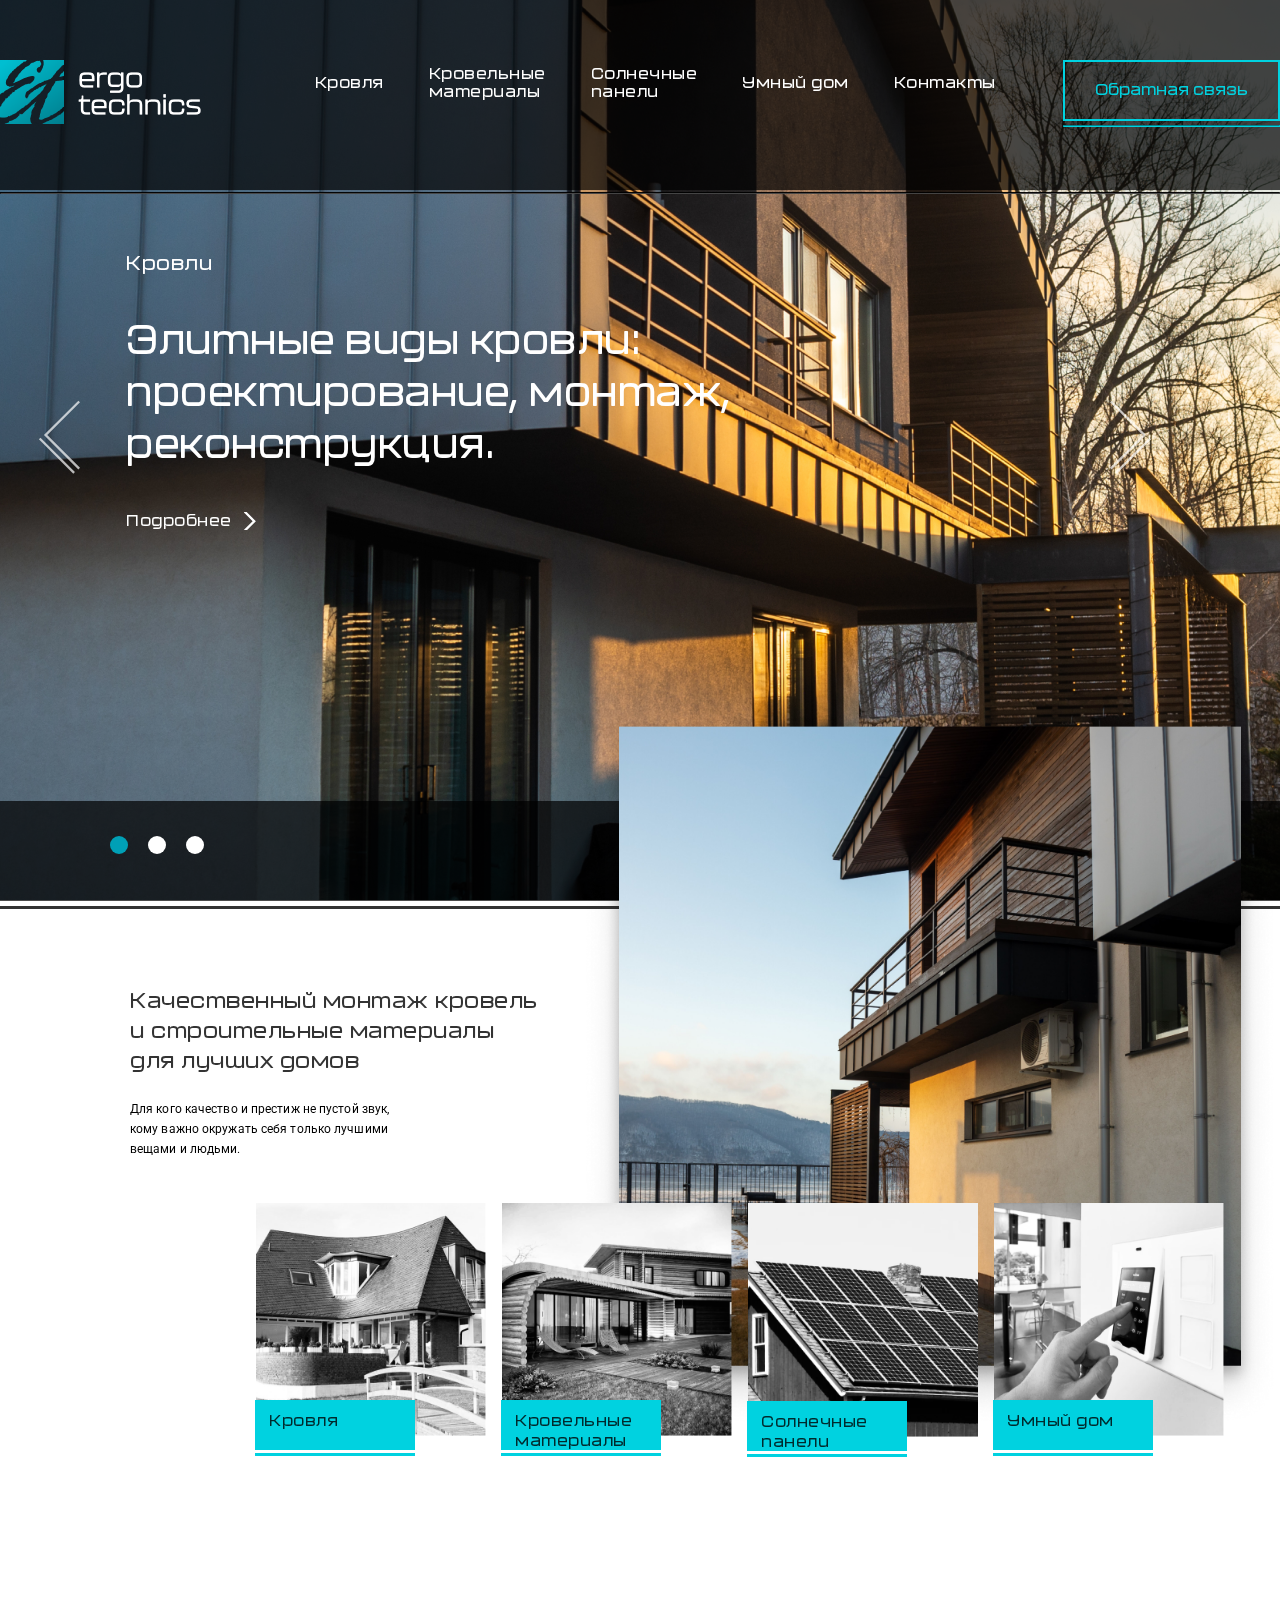
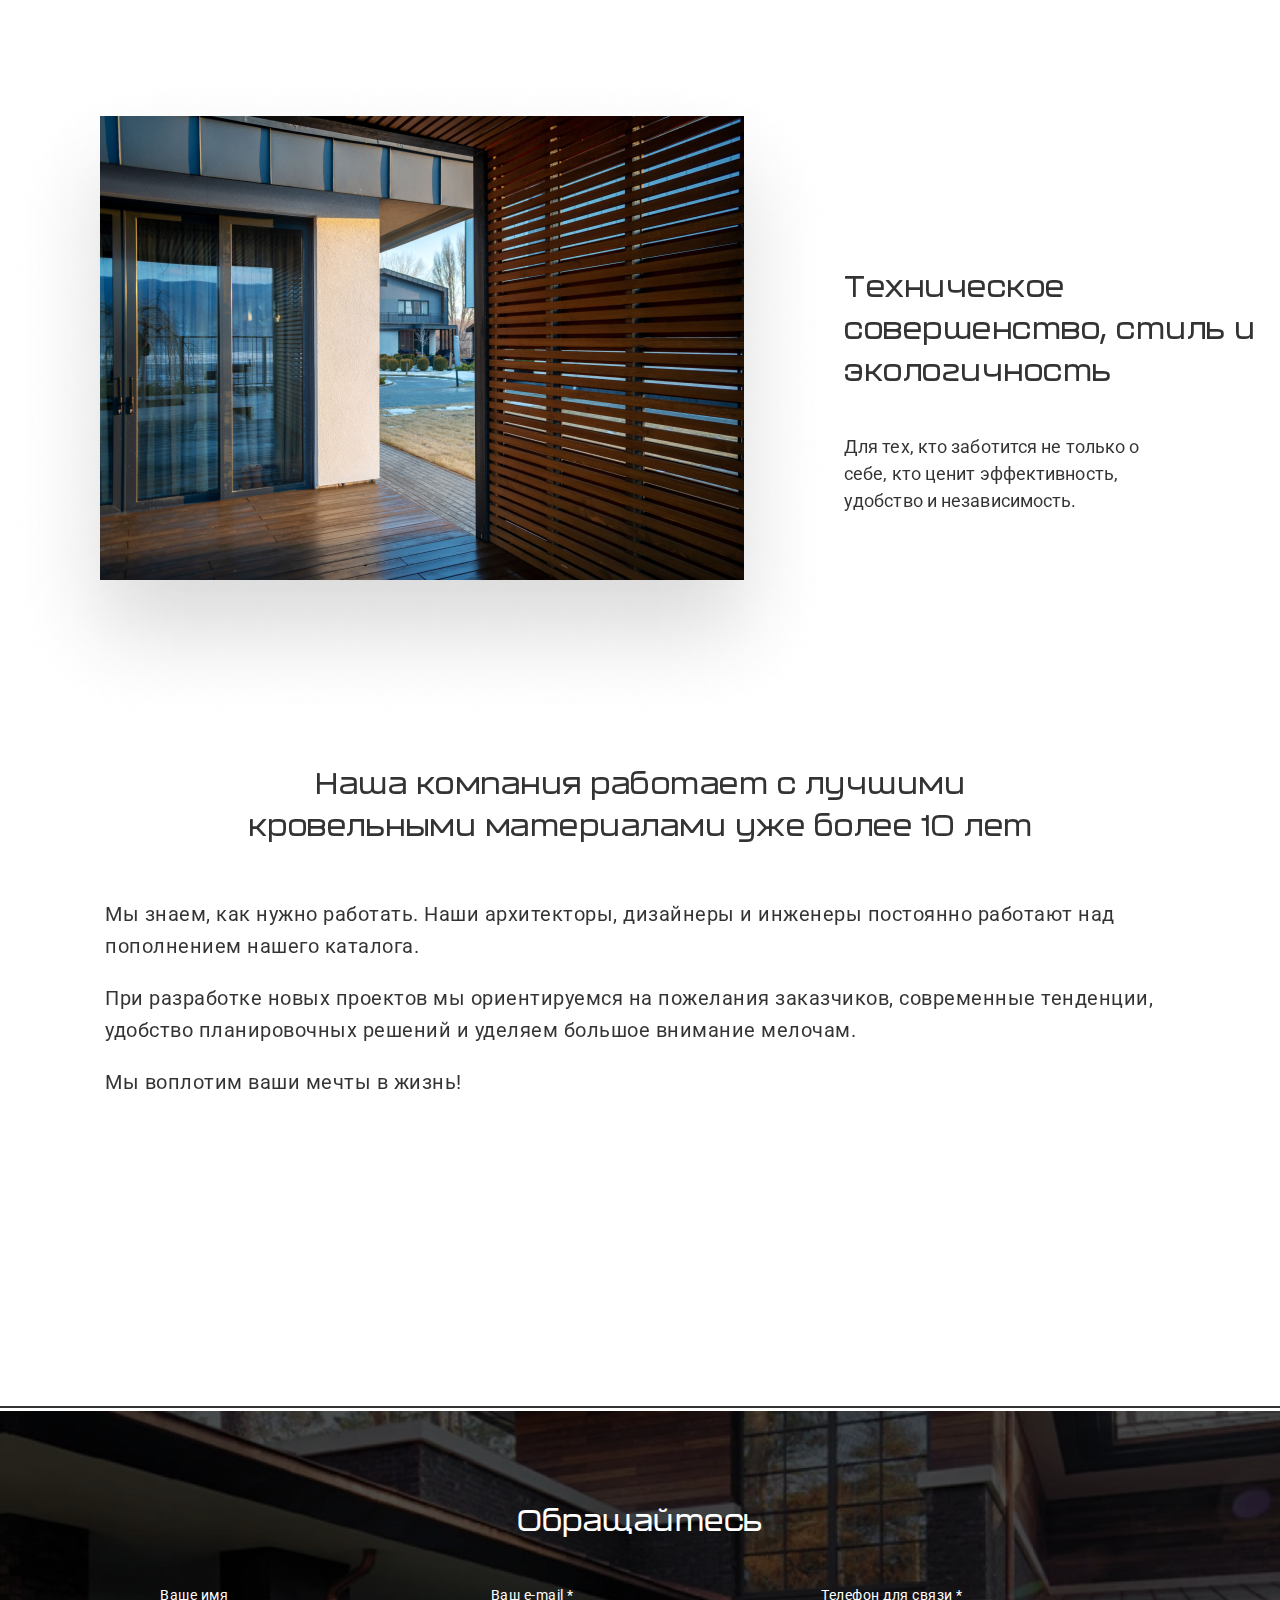
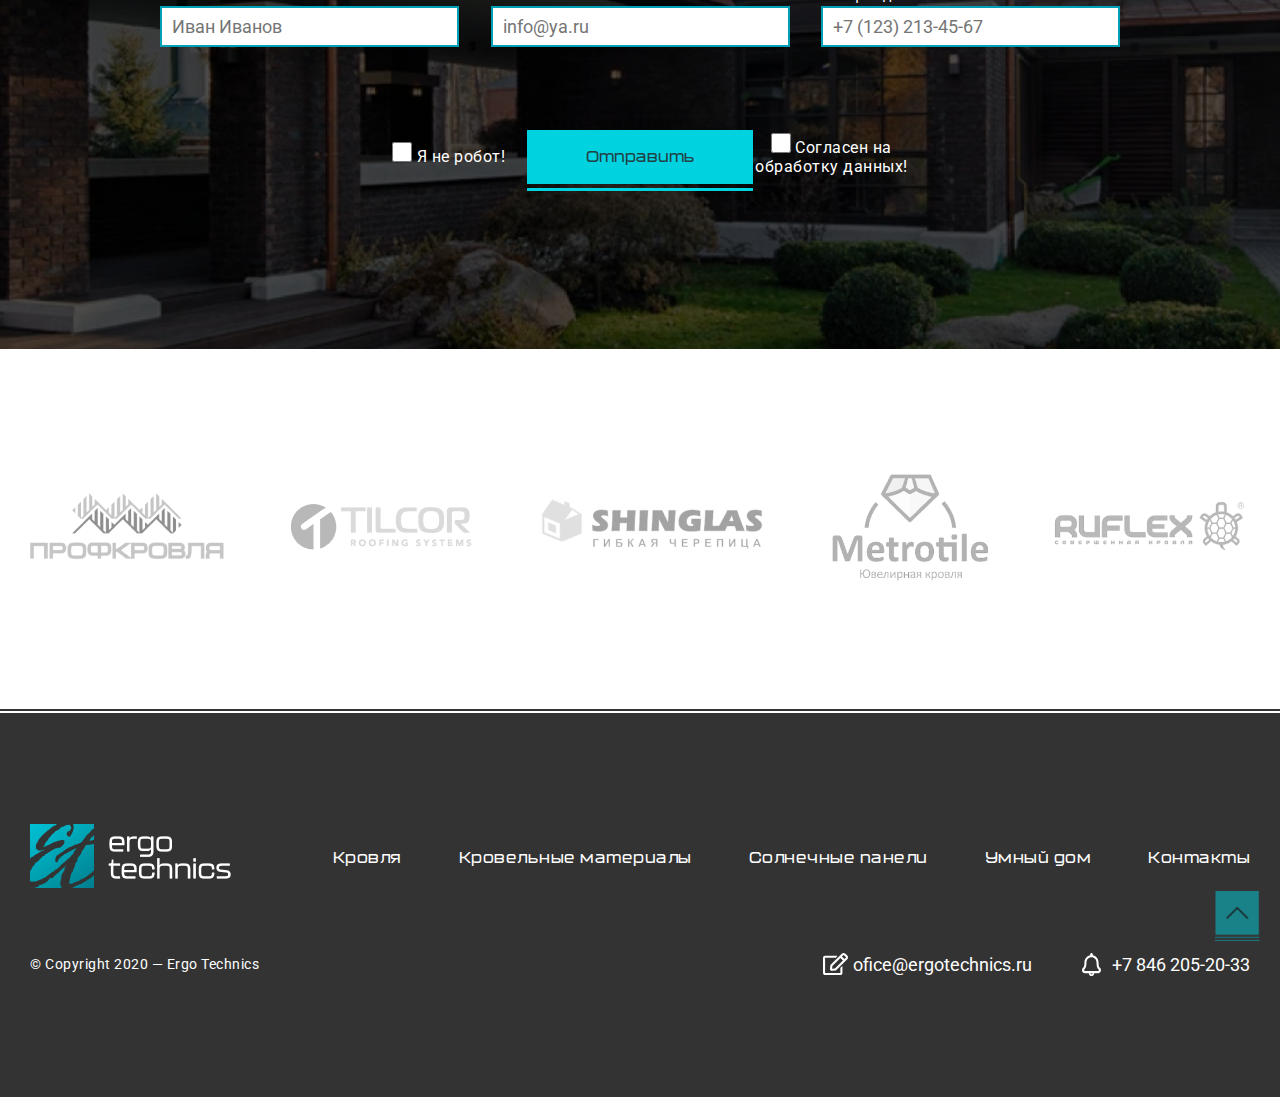
<file: index.html>
<!DOCTYPE html>
<html lang="ru" dir="ltr">
<head>
	<title>ErgoTechnics</title>

	<link rel="SHORTCUT ICON" href="img/logo-for-chrome.ico" type="image/ico">
	<link rel="stylesheet" href="css/normalize.css">
	<link rel="stylesheet" href="css/fonts.css">
	<link rel="stylesheet" href="css/jquery.fancybox.min.css">
	<link rel="stylesheet" href="css/slick.css">
	<link rel="stylesheet" href="css/style.css">
	<link rel="stylesheet" href="css/css_index/style_index.css">
	<link rel="stylesheet" href="css/media.css">
	<link rel="stylesheet" href="css/css_index/media_index.css">

	<meta charset="utf-8">
	<meta name="viewport" content="width=device-width, initial-scale=1.0, minimum-scale=1.0, maximum-scale=1.0, user-scalable=no shrink-to-fit=no">
</head>

<body>

	<header class="header">
		<div class="header-container">
			<div class="header-logo">
				<a href="index.html" class="header-logo-link">
					<img src="img/logo.png" alt="">
				</a>
			</div>
			<div class="main-menu">
				<div class="header-burger" onclick="myFunction(this)">
					<div class="bar1"></div>
					<div class="bar2"></div>
					<div class="bar3"></div>
				</div>
				<div class="header-menu">
					<ul class="header-menu-list">
						<li><a href="roof.html">Кровля</a></li>
						<li><a href="roofing_materials.html">Кровельные <br>материалы</a></li>
						<li><a href="solar_panels.html">Солнечные <br>панели</a></li>
						<li><a href="smart_house.html">Умный дом</a></li>
						<li><a href="contacts.html">Контакты</a></li>
					</ul>
				</div>
			</div>
			<div class="header-button">
				<a data-fancybox data-src="#modal" href="javascript:;" href="#" class="header-feedback-botton" data-options='{"touch" : false}'	> Обратная связь </a>
				<hr class="header-feedback-line">
			</div>
		</div>
		<hr class="header-line">
	</header>




	<div class="all-content">
		<div class="slaider">

			<div class="slaider-background-fon-1">
				<div class="slaider-container">
					<div class="slaider-top">
						<div class="slaider-top-left">
							<div class="slaider-left-arrow">
								<a href="#">
									<img src="img/pager_left_arrow.svg" alt="">
								</a>
							</div>

							<div class="slaider-textbox">
								<div class="slaider-textbox-title">
									<p>Кровли</p>
								</div>

								<div class="slaider-textbox-subtitle">
									<p>Элитные виды кровли: <br> проектирование, монтаж, <br> реконструкция.</p>
								</div>

								<div class="slaider-link">
									<a href="#" class="slaider-link-text"> Подробнее </a>
								</div>
							</div>
						</div>

						<div class="slaider-right-arrow">
							<a href="#">
								<img src="img/pager_right_arrow.svg" alt="">
							</a>
						</div>
					</div>
				</div>
			</div>

			<div class="slaider-background-fon-2">
				<div class="slaider-container">
					<div class="slaider-top">
						<div class="slaider-top-left">
							<div class="slaider-left-arrow">
								<a href="#">
									<img src="img/pager_left_arrow.svg" alt="">
								</a>
							</div>

							<div class="slaider-textbox">
								<div class="slaider-textbox-title">
									<p>Умный дом</p>
								</div>

								<div class="slaider-textbox-subtitle">
									<p>Элитные виды кровли: <br> проектирование, монтаж, <br> реконструкция.</p>
								</div>

								<div class="slaider-link">
									<a href="#" class="slaider-link-text"> Подробнее </a>
								</div>
							</div>
						</div>

						<div class="slaider-right-arrow">
							<a href="#">
								<img src="img/pager_right_arrow.svg" alt="">
							</a>
						</div>
					</div>
				</div>
			</div>

			<div class="slaider-background-fon-3">
				<div class="slaider-container">
					<div class="slaider-top">
						<div class="slaider-top-left">
							<div class="slaider-left-arrow">
								<a href="#">
									<img src="img/pager_left_arrow.svg" alt="">
								</a>
							</div>

							<div class="slaider-textbox">
								<div class="slaider-textbox-title">
									<p>Солнечные <br>панели</p>
								</div>

								<div class="slaider-textbox-subtitle">
									<p>Элитные виды солнечных панелей: <br> проектирование, монтаж, <br> реконструкция.</p>
								</div>

								<div class="slaider-link">
									<a href="#" class="slaider-link-text"> Подробнее </a>
								</div>
							</div>
						</div>

						<div class="slaider-right-arrow">
							<a href="#">
								<img src="img/pager_right_arrow.svg" alt="">
							</a>
						</div>
					</div>
				</div>
			</div>
		</div>
		<hr class="slider-line">
		<div class="slaider-bottom-container"></div>


		<div class="main">

			<div class="first-block">
				<div class="first-block-top">
					<div class="first-block-textbox">
						<div class="first-block-title">
							<p>Качественный монтаж кровель и строительные материалы для лучших домов</p>
						</div>
						<div class="first-block-subtitle">
							<p>Для кого качество и престиж не пустой звук, кому важно окружать себя только лучшими вещами и людьми.</p>
						</div>
					</div>

					<div class="first-block-photo">
						<img src="img/1st-block-photo.png" alt="">
					</div>
				</div>


				<div class="first-block-bottom">
					<div class="first-block-photobox-container">
						<div class="first-block-photobox-1">
							<a href="#"><img src="img\1st-block-photobox-1.png" alt=""></a>
							<div class="first-block-photobox-style">
								<a href="#">Кровля</a>
								<hr class="first-block-line">
							</div>
						</div>
						<div class="first-block-photobox-2">
							<a href="#"><img src="img\1st-block-photobox-2.png" alt=""></a>
							<div class="first-block-photobox-style special">
								<a href="#">Кровельные <br>материалы</a>
								<hr class="first-block-line">
							</div>
						</div>
						<div class="first-block-photobox-3">
							<a href="#"><img src="img\1st-block-photobox-3.png" alt=""></a>
							<div class="first-block-photobox-style">
								<a href="#">Солнечные панели</a>
								<hr class="first-block-line">
							</div>
						</div>
						<div class="first-block-photobox-4">
							<a href="#"><img src="img\1st-block-photobox-4.png" alt=""></a>
							<div class="first-block-photobox-style">
								<a href="#">Умный дом</a>
								<hr class="first-block-line">
							</div>
						</div>
					</div>
				</div>
			</div>

			<div class="second-block">
				<div class="second-block-photo">
					<img src="img/2d-block-photo.png" alt="">
				</div>
				<div class="second-block-textbox">
					<div class="second-block-title">
						<p>Техническое совершенство, стиль и экологичность</p>
					</div>
					<div class="second-block-subtitle">
						<p>Для тех, кто заботится не только о себе, кто ценит эффективность, удобство и независимость.</p>
					</div>
				</div>
			</div>
			<div class="third-block">
				<div class="third-block-textbox">
					<div class="third-block-title">
						<p>Наша компания работает с лучшими <br> кровельными материалами уже более 10 лет</p>
					</div>
					<div class="third-block-subtitle">
						<p>Мы знаем, как нужно работать. Наши архитекторы, дизайнеры и инженеры постоянно работают над пополнением нашего каталога.</p>
						<p>При разработке новых проектов мы ориентируемся на пожелания заказчиков, современные тенденции, удобство планировочных решений и уделяем большое внимание мелочам.</p>
						<p>Мы воплотим ваши мечты в жизнь!</p>
					</div>
				</div>
			</div>

		</div>




		<div class="feedback-space">
			<form action="?" method="post" enctype="multipart/form-data"></form>
			<hr class="feedback-line">
			<div class="feedback-space-container">
				<div class="feedback-space-top">
					<p>Обращайтесь</p>
				</div>
				<div class="feedback-space-middle">
					<div class="feedback-space-name">
						<p>Ваше имя</p>
						<input placeholder="Иван Иванов" class="text-border" name="username" type="text">
						<p>Здесь должны быть только буквы!</p>
					</div>
					<div class="feedback-space-mail">
						<p>Ваш e-mail *</p>
						<input placeholder="info@ya.ru" class="text-border" name="mail_adress" type="text">
						<p>E-mail не указан или введен с ошибкой!</p>
					</div>
					<div class="feedback-space-phone">
						<p>Телефон для связи *</p>
						<input placeholder="+7 (123) 213-45-67" class="text-border" name="phone" type="tel">
						<p>Телефон не указан или введен с ошибкой!</p>
					</div>
				</div>

				<div class="feedback-space-bottom">
	        <div class="feedback-space-checkbox space-1">
	          <input type="checkbox" name="no_robot" value="yes"> Я не робот!
	        </div>
	        <div class="feedback-space-checkbox space-2">
	          <input type="checkbox" name="personal_processing" value="yes"> Согласен на обработку данных!
	        </div>
	        <div class="modal-submit-bottom">
	          <button class="modal-button" type="submit">Отправить</button>
	          <hr class="modal-button-line">
	        </div>
	      </div>
			</div>
		</div>

		<div class="partners-photos">
			<div class="partners-1">
				<a href="#"><img src="img/partner-1.png" alt=""></a>
			</div>
			<div class="partners-2">
				<a href="#"><img src="img/partner-2.png" alt=""></a>
			</div>
			<div class="partners-3">
				<a href="#"><img src="img/partner-3.png" alt=""></a>
			</div>
			<div class="partners-4">
				<a href="#"><img src="img/partner-4.png" alt=""></a>
			</div>
			<div class="partners-5">
				<a href="#"><img src="img/partner-5.png" alt=""></a>
			</div>
		</div>
	</div>



	<hr class="footer-line">
	<footer class="footer">
		<div class="footer-container">
			<div class="footer-top">
				<div class="footer-logo">
					<a href="index.html" class="footer-logo-link">
						<img src="img/logo.png" alt="">
					</a>
				</div>
				<div class="footer-menu">
					<nav class="footer-menu-nav">
						<ul class="footer-menu-list">
							<li><a href="roof.html">Кровля</a></li>
							<li><a href="roofing_materials.html">Кровельные материалы</a></li>
							<li><a href="solar_panels.html">Солнечные панели</a></li>
							<li><a href="smart_house.html">Умный дом</a></li>
							<li><a href="contacts.html">Контакты</a></li>
						</ul>
					</nav>
				</div>
			</div>

			<div class="footer-bottom">
				<div class="footer-bottom-copyright">
					<p>© Copyright 2020 — Ergo Technics</p>
				</div>
				<div class="footer-bottom-right">
					<div class="footer-bottom-mail">
						<a href="#">ofice@ergotechnics.ru</a>
					</div>
					<div class="footer-bottom-phone">
						<a href="#">+7 846 205-20-33</a>
					</div>
				</div>
			</div>
		</div>
		<div class="top-button">
			<a id="upbutton" href="#" onclick="smoothJumpUp(); return false;">
				<img src="img/top.png" alt="Top" border="none" title="Наверх">
			</a>
		</div>
	</footer>






	<div id="modal">
		<div class="modal-header">
			<img src="img/logo.png" alt="">
		</div>
		<div class="modal-main">
			<form>
				<div class="modal-textbox">
					<div class="modal-space-name">
						<p>Ваше имя</p>
						<input placeholder="Иван Иванов" class="text-border"  name="username" type="text">
						<p>Здесь должны быть только буквы!</p>
					</div>
					<div class="modal-space-mail">
						<p>Ваш e-mail *</p>
						<input placeholder="info@ya.ru" class="text-border"  name="mail_adress" type="text">
						<p>E-mail не указан или введен с ошибкой!</p>
					</div>
					<div class="modal-space-phone">
						<p>Телефон для связи *</p>
						<input placeholder="+7 (123) 213-45-67" class="text-border"  name="phone" type="tel">
						<p>Телефон не указан или введен с ошибкой!</p>
					</div>
				</div>

				<div class="modal-submit">
					<div class="feedback-space-checkbox modal-checkbox">
						<input type="checkbox" name="no_robot" value="yes"> Я не робот!
					</div>
					<div class="feedback-space-checkbox modal-checkbox">
						<input type="checkbox" name="personal_processing" value="yes"> Согласен на обработку данных!
					</div>
					<div class="modal-submit-bottom">
						<button class="modal-button" type="submit">Отправить</button>
						<hr class="modal-button-line">
					</div>
				</div>
			</form>
		</div>
	</div>




	<script src="https://ajax.googleapis.com/ajax/libs/jquery/3.4.1/jquery.min.js"></script>
	<script src="js/jquery.fancybox.min.js"></script>
	<script src="js/slick.min.js"></script>
	<script src="js/main_index.js"></script>

	<script>
	function myFunction(x) {
		x.classList.toggle("change");
	}
</script>

<script>
var smoothJumpUp = function() {
	if (document.body.scrollTop>0 || document.documentElement.scrollTop>0) {
		window.scrollBy(0,-80);
		setTimeout(smoothJumpUp, 4);
	}
}

window.onscroll = function() {
	var scrolled = window.pageYOffset || document.documentElement.scrollTop;
	if (scrolled > 100) {
		document.getElementById('upbutton').style.display = 'block';
	} else {
		document.getElementById('upbutton').style.display = 'none';
	}
}
</script>


</body>
</html>
</file>
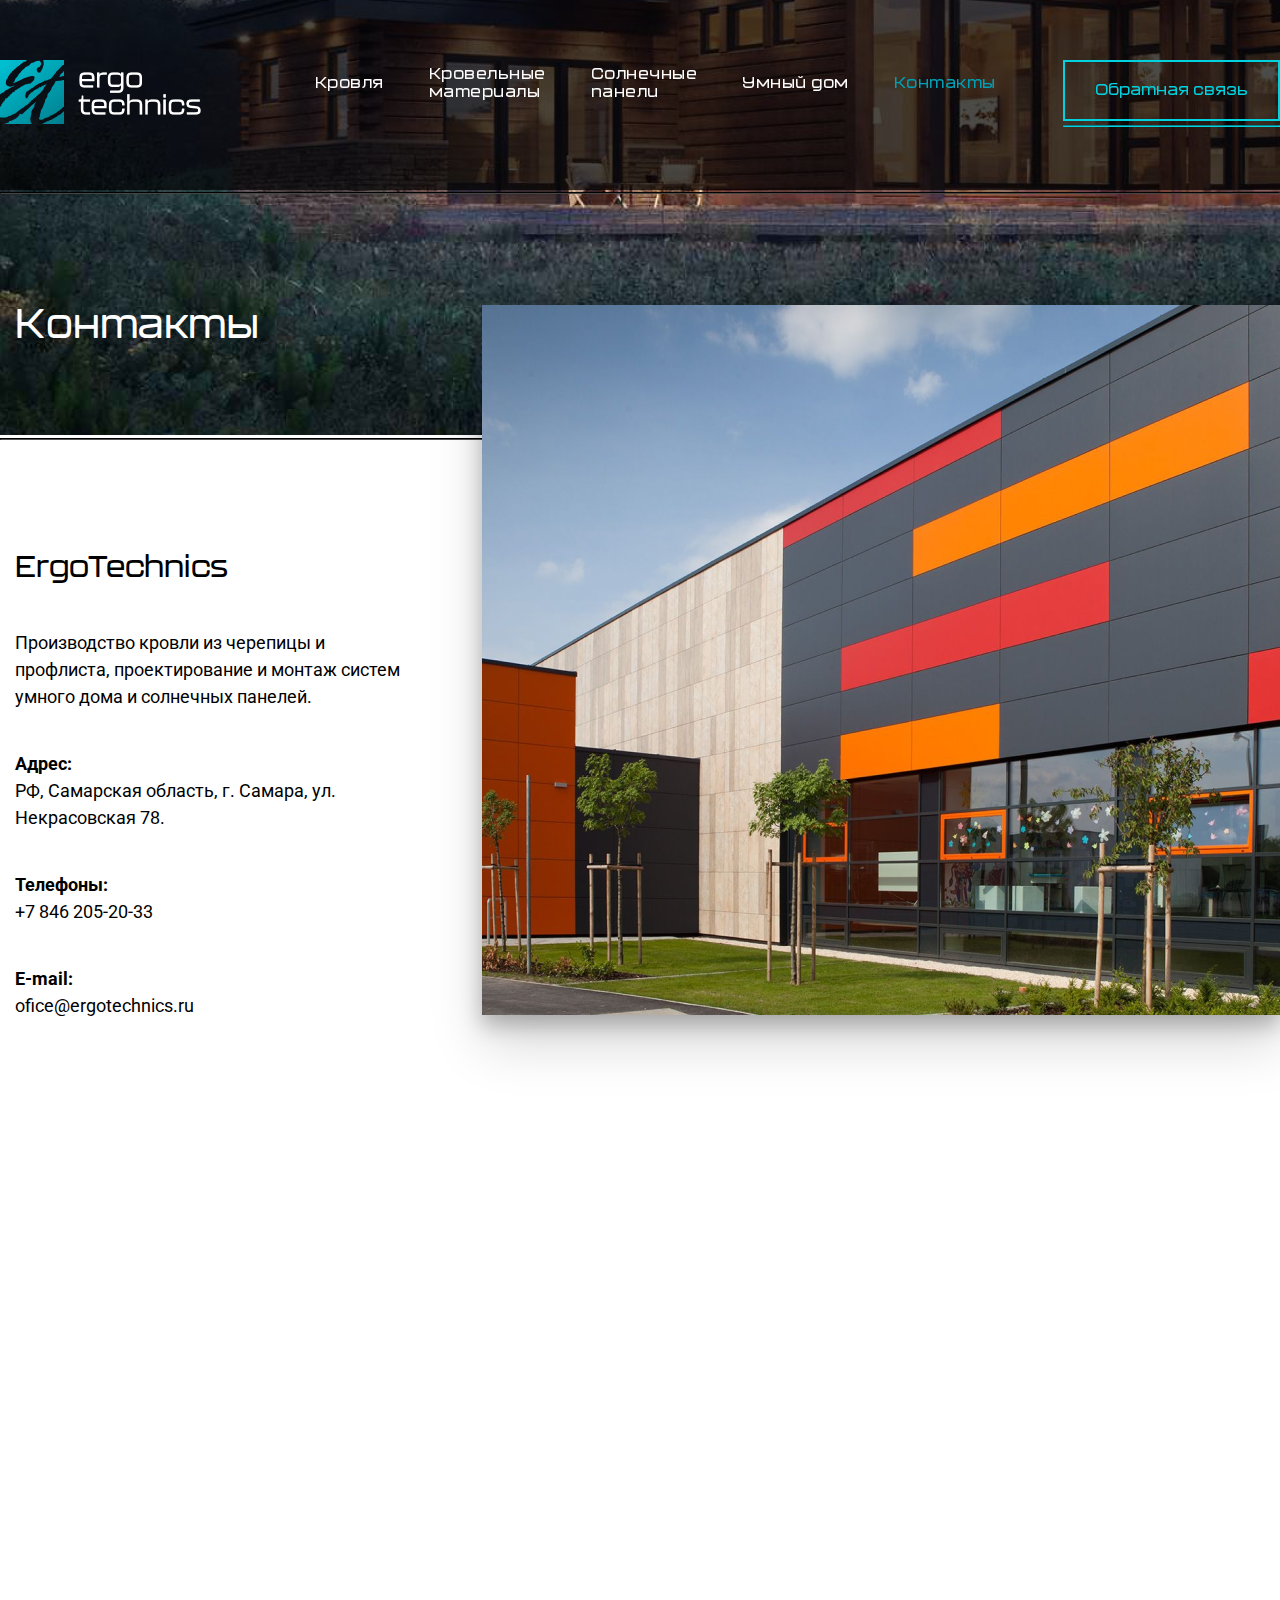
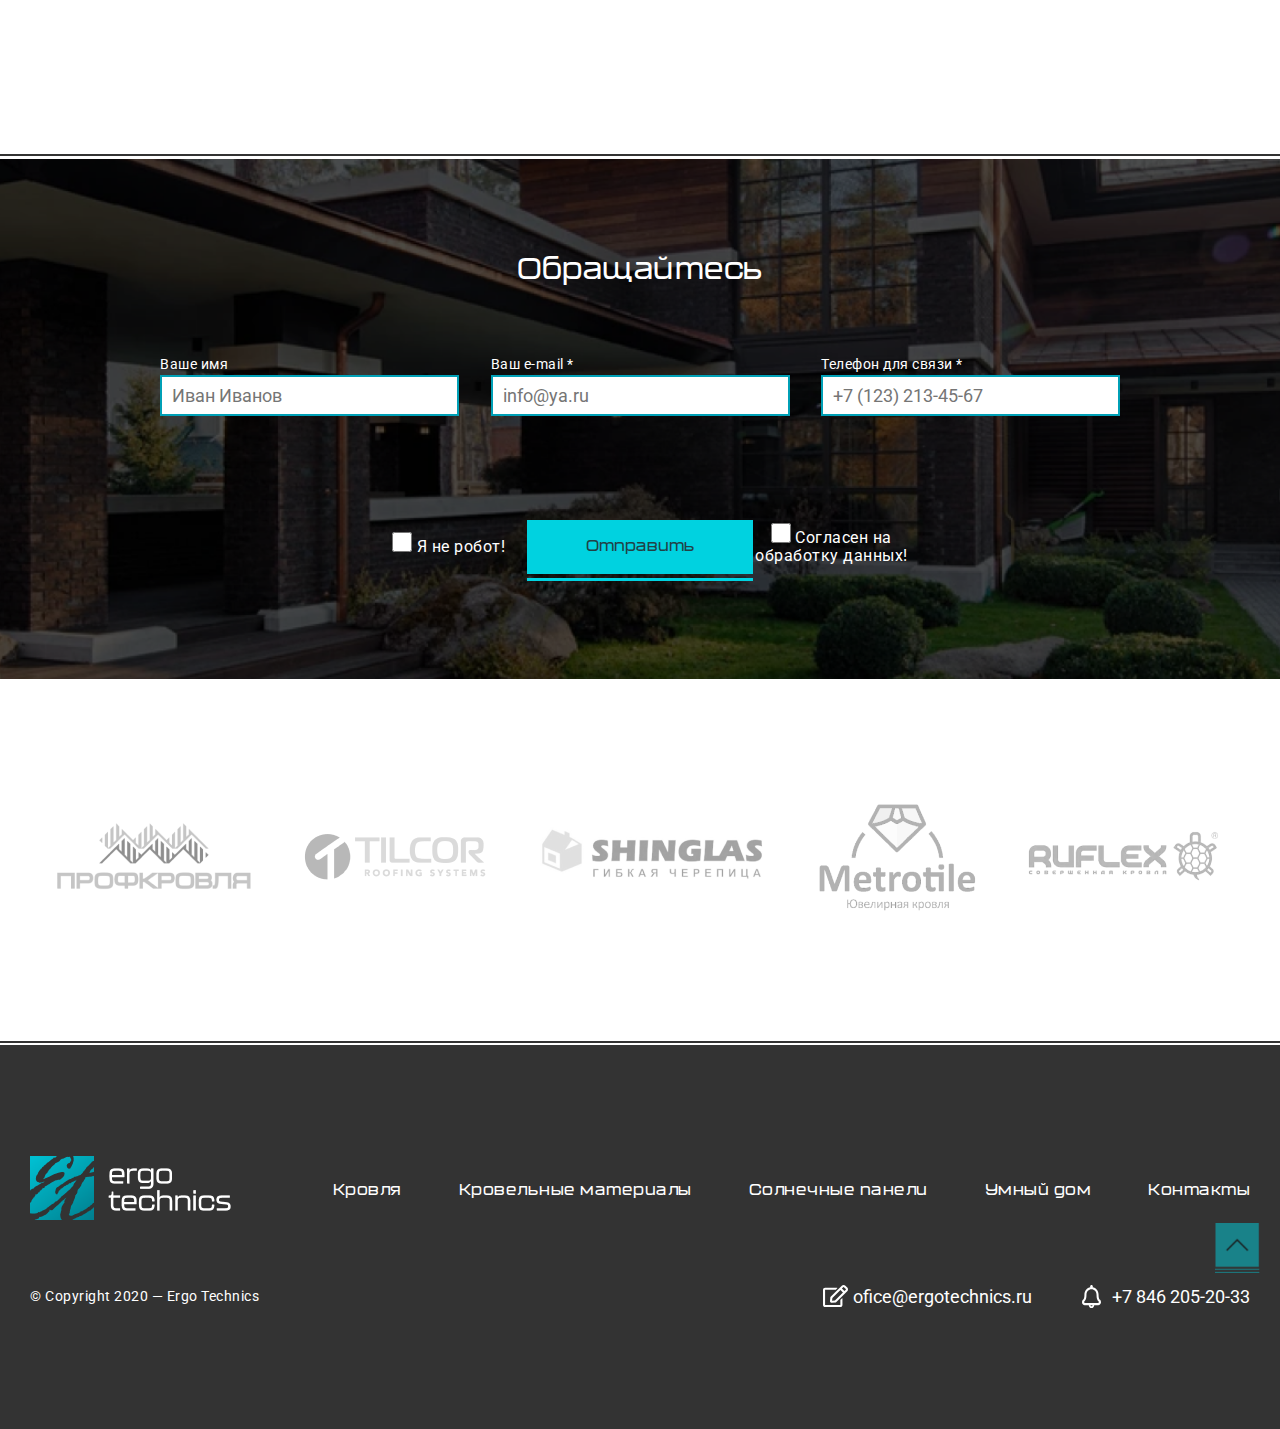
<file: contacts.html>
<!DOCTYPE html>
<html lang="ru" dir="ltr">
<head>
  <title>Contacts</title>

  <link rel="SHORTCUT ICON" href="img/logo-for-chrome.ico" type="image/ico">
  <link rel="stylesheet" href="css/normalize.css">
  <link rel="stylesheet" href="css/fonts.css">
  <link rel="stylesheet" href="css/jquery.fancybox.min.css">
  <link rel="stylesheet" href="css/style.css">
  <link rel="stylesheet" href="css/css_contacts/style_contacts.css">
  <link rel="stylesheet" href="css/media.css">
  <link rel="stylesheet" href="css/css_contacts/media_contacts.css">

  <meta charset="utf-8">
  <meta name="viewport" content="width=device-width, initial-scale=1.0, minimum-scale=1.0, maximum-scale=1.0, user-scalable=no">
</head>

<body>

  <header class="header">
    <div class="header-container">
      <div class="header-logo">
        <a href="index.html" class="header-logo-link">
          <img src="img/logo.png" alt="">
        </a>
      </div>
      <div class="main-menu">
        <div class="header-burger" onclick="myFunction(this)">
          <div class="bar1"></div>
          <div class="bar2"></div>
          <div class="bar3"></div>
        </div>
        <div class="header-menu">
          <ul class="header-menu-list">
            <li><a href="roof.html">Кровля</a></li>
            <li><a href="roofing_materials.html">Кровельные <br>материалы</a></li>
            <li><a href="solar_panels.html">Солнечные <br>панели</a></li>
            <li><a href="smart_house.html">Умный дом</a></li>
            <li><a class="active-html" href="contacts.html">Контакты</a></li>
          </ul>
        </div>
      </div>
      <div class="header-button">
        <a data-fancybox data-src="#modal" href="javascript:;" href="#" class="header-feedback-botton" data-options='{"touch" : false}'	> Обратная связь </a>
        <hr class="header-feedback-line">
      </div>
    </div>
    <hr class="header-line">
  </header>




  <div class="all-content">
    <div class="top-background" style="background-image: url('img/backgraund_fon_contacts.png');">
      <div class="top-background-container">
        <span>Контакты</span>
      </div>
    </div>
    <hr class="top-background-line">

    <div class="main">
      <div class="main-container">
        <div class="main-textbox">
          <div class="main-textbox-title">
            <span>ErgoTechnics</span>
          </div>
          <div class="main-textbox-subtitle">
            <p>Производство кровли из черепицы и профлиста, проектирование и монтаж систем умного дома и солнечных панелей.</p>
            <p><span>Адрес:</span> <br> РФ, Самарская область, г. Самара, ул. Некрасовская 78.</p>
            <p><span>Телефоны:</span> <br> +7 846 205-20-33</p>
            <p><span>E-mail:</span> <br> ofice@ergotechnics.ru</p>
          </div>
        </div>
        <div class="main-photo">
          <img src="img/main_photo_contacts.png" alt="">
        </div>
      </div>
    </div>

    <div class="map">
      <iframe class="map-iframe" src="https://yandex.ru/map-widget/v1/?um=constructor%3A94b90862403cb57123a8781fc28529f4026b4a33511b3add1980045c4581f041&amp;source=constructor" frameborder="0"></iframe>
    </div>
  </div>




  <div class="feedback-space">
    <form action="?" method="post" enctype="multipart/form-data"></form>
    <hr class="feedback-line">
    <div class="feedback-space-container">
      <div class="feedback-space-top">
        <p>Обращайтесь</p>
      </div>
      <div class="feedback-space-middle">
        <div class="feedback-space-name">
          <p>Ваше имя</p>
          <input placeholder="Иван Иванов" class="text-border" name="username" type="text">
          <p>Здесь должны быть только буквы!</p>
        </div>
        <div class="feedback-space-mail">
          <p>Ваш e-mail *</p>
          <input placeholder="info@ya.ru" class="text-border" name="mail_adress" type="text">
          <p>E-mail не указан или введен с ошибкой!</p>
        </div>
        <div class="feedback-space-phone">
          <p>Телефон для связи *</p>
          <input placeholder="+7 (123) 213-45-67" class="text-border" name="phone" type="tel">
          <p>Телефон не указан или введен с ошибкой!</p>
        </div>
      </div>

      <div class="feedback-space-bottom">
        <div class="feedback-space-checkbox space-1">
          <input type="checkbox" name="no_robot" value="yes"> Я не робот!
        </div>
        <div class="feedback-space-checkbox space-2">
          <input type="checkbox" name="personal_processing" value="yes"> Согласен на обработку данных!
        </div>
        <div class="modal-submit-bottom">
          <button class="modal-button" type="submit">Отправить</button>
          <hr class="modal-button-line">
        </div>
      </div>
    </div>
  </div>


  <div class="partners-photos">
    <div class="partners-1">
      <a href="#"><img src="img/partner-1.png" alt=""></a>
    </div>
    <div class="partners-2">
      <a href="#"><img src="img/partner-2.png" alt=""></a>
    </div>
    <div class="partners-3">
      <a href="#"><img src="img/partner-3.png" alt=""></a>
    </div>
    <div class="partners-4">
      <a href="#"><img src="img/partner-4.png" alt=""></a>
    </div>
    <div class="partners-5">
      <a href="#"><img src="img/partner-5.png" alt=""></a>
    </div>
  </div>


  <hr class="footer-line">
  <footer class="footer">
    <div class="footer-container">
      <div class="footer-top">
        <div class="footer-logo">
          <a href="index.html" class="footer-logo-link">
            <img src="img/logo.png" alt="">
          </a>
        </div>
        <div class="footer-menu">
          <nav class="footer-menu-nav">
            <ul class="footer-menu-list">
              <li><a href="roof.html">Кровля</a></li>
              <li><a href="roofing_materials.html">Кровельные материалы</a></li>
              <li><a href="solar_panels.html">Солнечные панели</a></li>
              <li><a href="smart_house.html">Умный дом</a></li>
              <li><a href="contacts.html">Контакты</a></li>
            </ul>
          </nav>
        </div>
      </div>

      <div class="footer-bottom">
        <div class="footer-bottom-copyright">
          <p>© Copyright 2020 — Ergo Technics</p>
        </div>
        <div class="footer-bottom-right">
          <div class="footer-bottom-mail">
            <a href="#">ofice@ergotechnics.ru</a>
          </div>
          <div class="footer-bottom-phone">
            <a href="#">+7 846 205-20-33</a>
          </div>
        </div>
      </div>
    </div>
    <div class="top-button">
      <a id="upbutton" href="#" onclick="smoothJumpUp(); return false;">
        <img src="img/top.png" alt="Top" border="none" title="Наверх">
      </a>
    </div>
  </footer>






  <div id="modal">
    <div class="modal-header">
      <img src="img/logo.png" alt="">
    </div>
    <div class="modal-main">
      <form>
        <div class="modal-textbox">
          <div class="modal-space-name">
            <p>Ваше имя</p>
            <input placeholder="Иван Иванов" class="text-border"  name="username" type="text">
            <p>Здесь должны быть только буквы!</p>
          </div>
          <div class="modal-space-mail">
            <p>Ваш e-mail *</p>
            <input placeholder="info@ya.ru" class="text-border"  name="mail_adress" type="text">
            <p>E-mail не указан или введен с ошибкой!</p>
          </div>
          <div class="modal-space-phone">
            <p>Телефон для связи *</p>
            <input placeholder="+7 (123) 213-45-67" class="text-border"  name="phone" type="tel">
            <p>Телефон не указан или введен с ошибкой!</p>
          </div>
        </div>

        <div class="modal-submit">
          <div class="feedback-space-checkbox modal-checkbox">
            <input type="checkbox" name="no_robot" value="yes"> Я не робот!
          </div>
          <div class="feedback-space-checkbox modal-checkbox">
            <input type="checkbox" name="personal_processing" value="yes"> Согласен на обработку данных!
          </div>
          <div class="modal-submit-bottom">
            <button class="modal-button" type="submit">Отправить</button>
            <hr class="modal-button-line">
          </div>
        </div>
      </form>
    </div>
  </div>


  <script src="https://ajax.googleapis.com/ajax/libs/jquery/3.4.1/jquery.min.js"></script>
  <script src="js/jquery.fancybox.min.js"></script>
  <script src="js/main_contacts.js"></script>

  <script>
  function myFunction(x) {
    x.classList.toggle("change");
  }
  </script>

  <script>
  var smoothJumpUp = function() {
    if (document.body.scrollTop>0 || document.documentElement.scrollTop>0) {
      window.scrollBy(0,-80);
      setTimeout(smoothJumpUp, 4);
    }
  }

  window.onscroll = function() {
    var scrolled = window.pageYOffset || document.documentElement.scrollTop;
    if (scrolled > 100) {
      document.getElementById('upbutton').style.display = 'block';
    } else {
      document.getElementById('upbutton').style.display = 'none';
    }
  }
  </script>


</body>
</html>
</file>
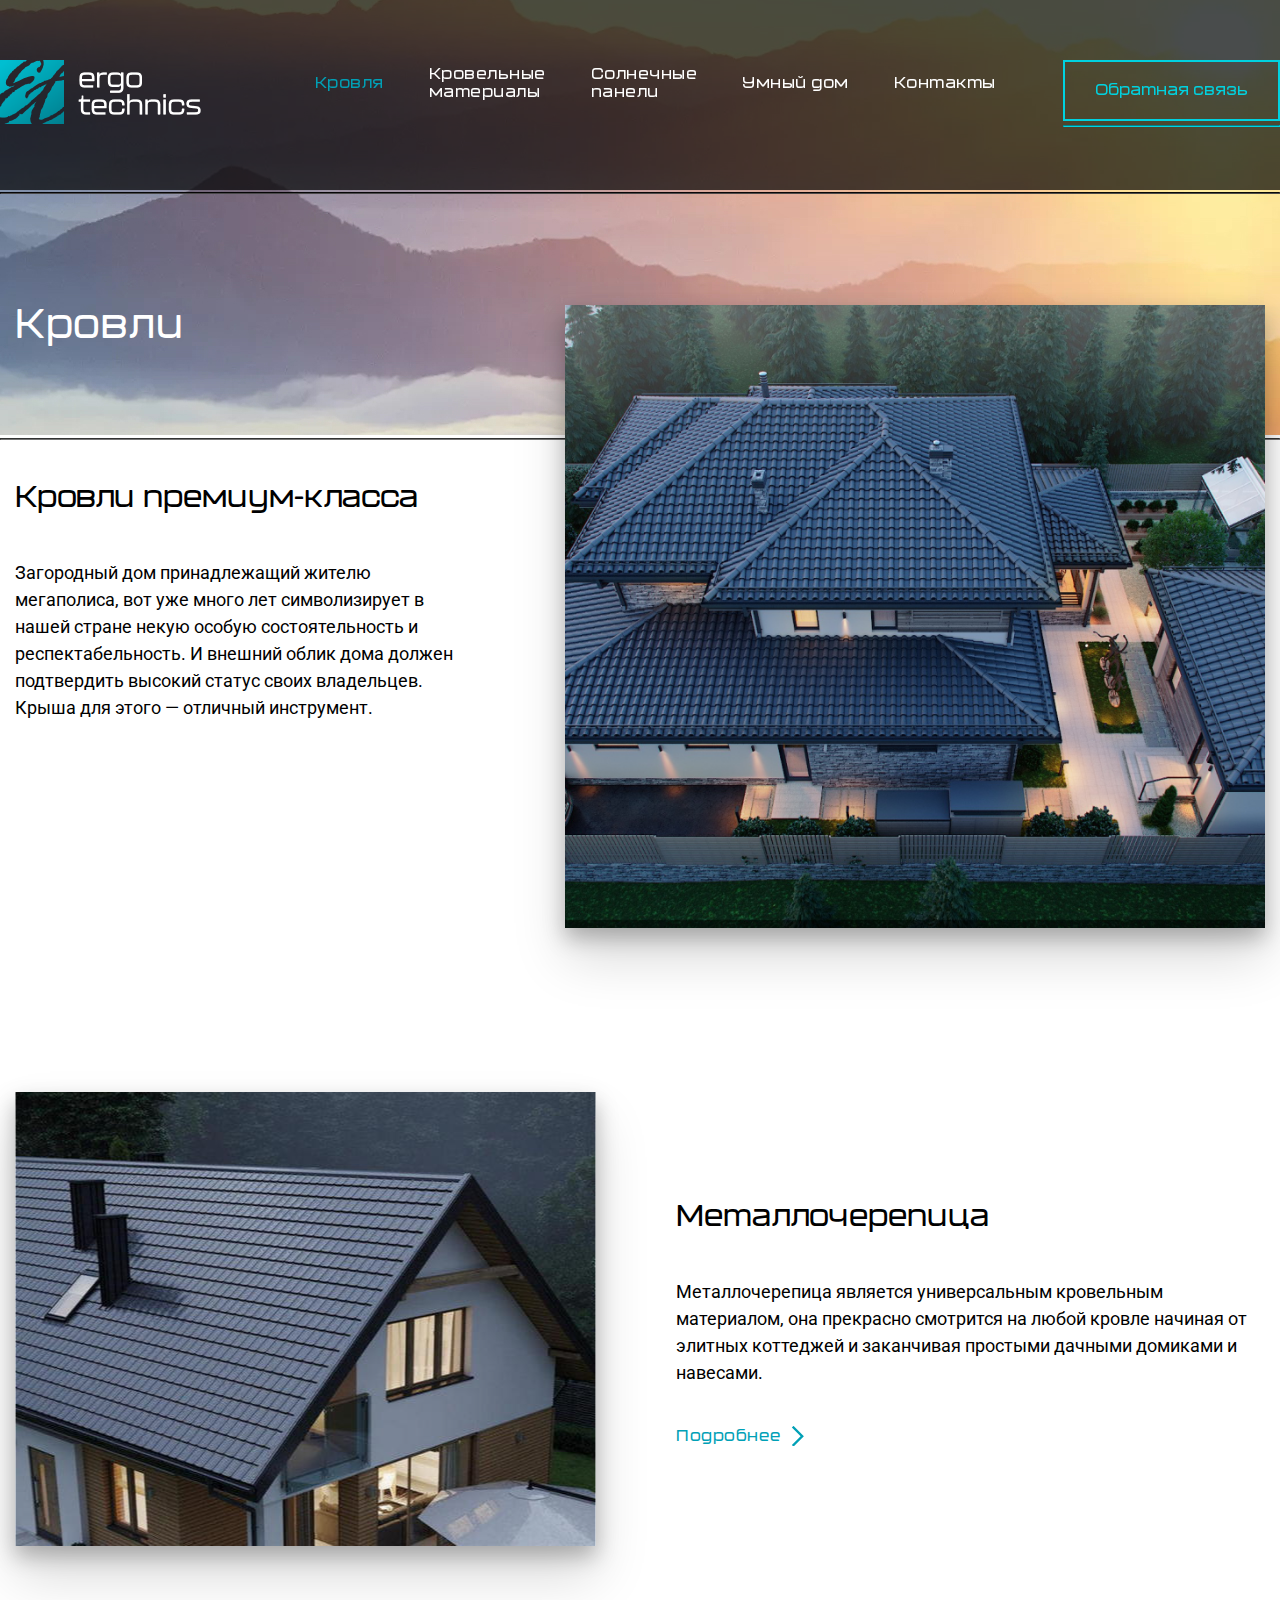
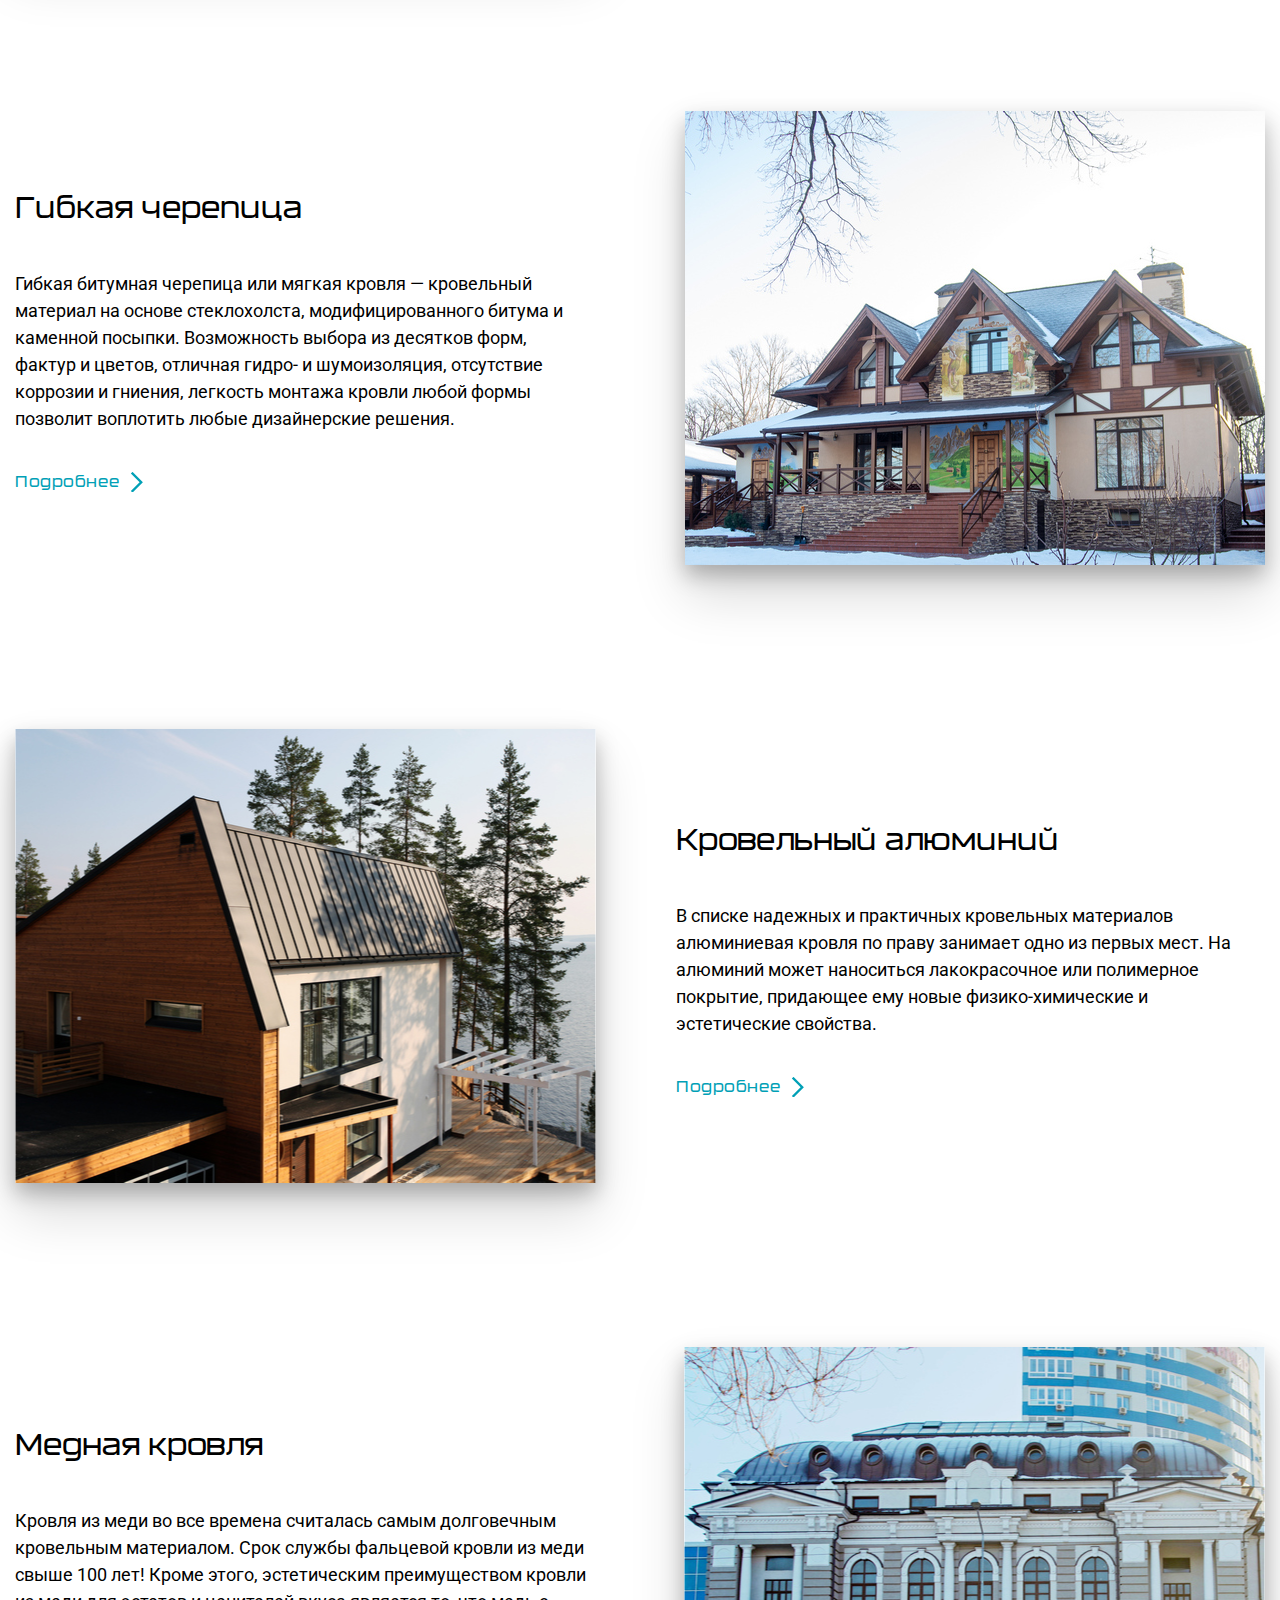
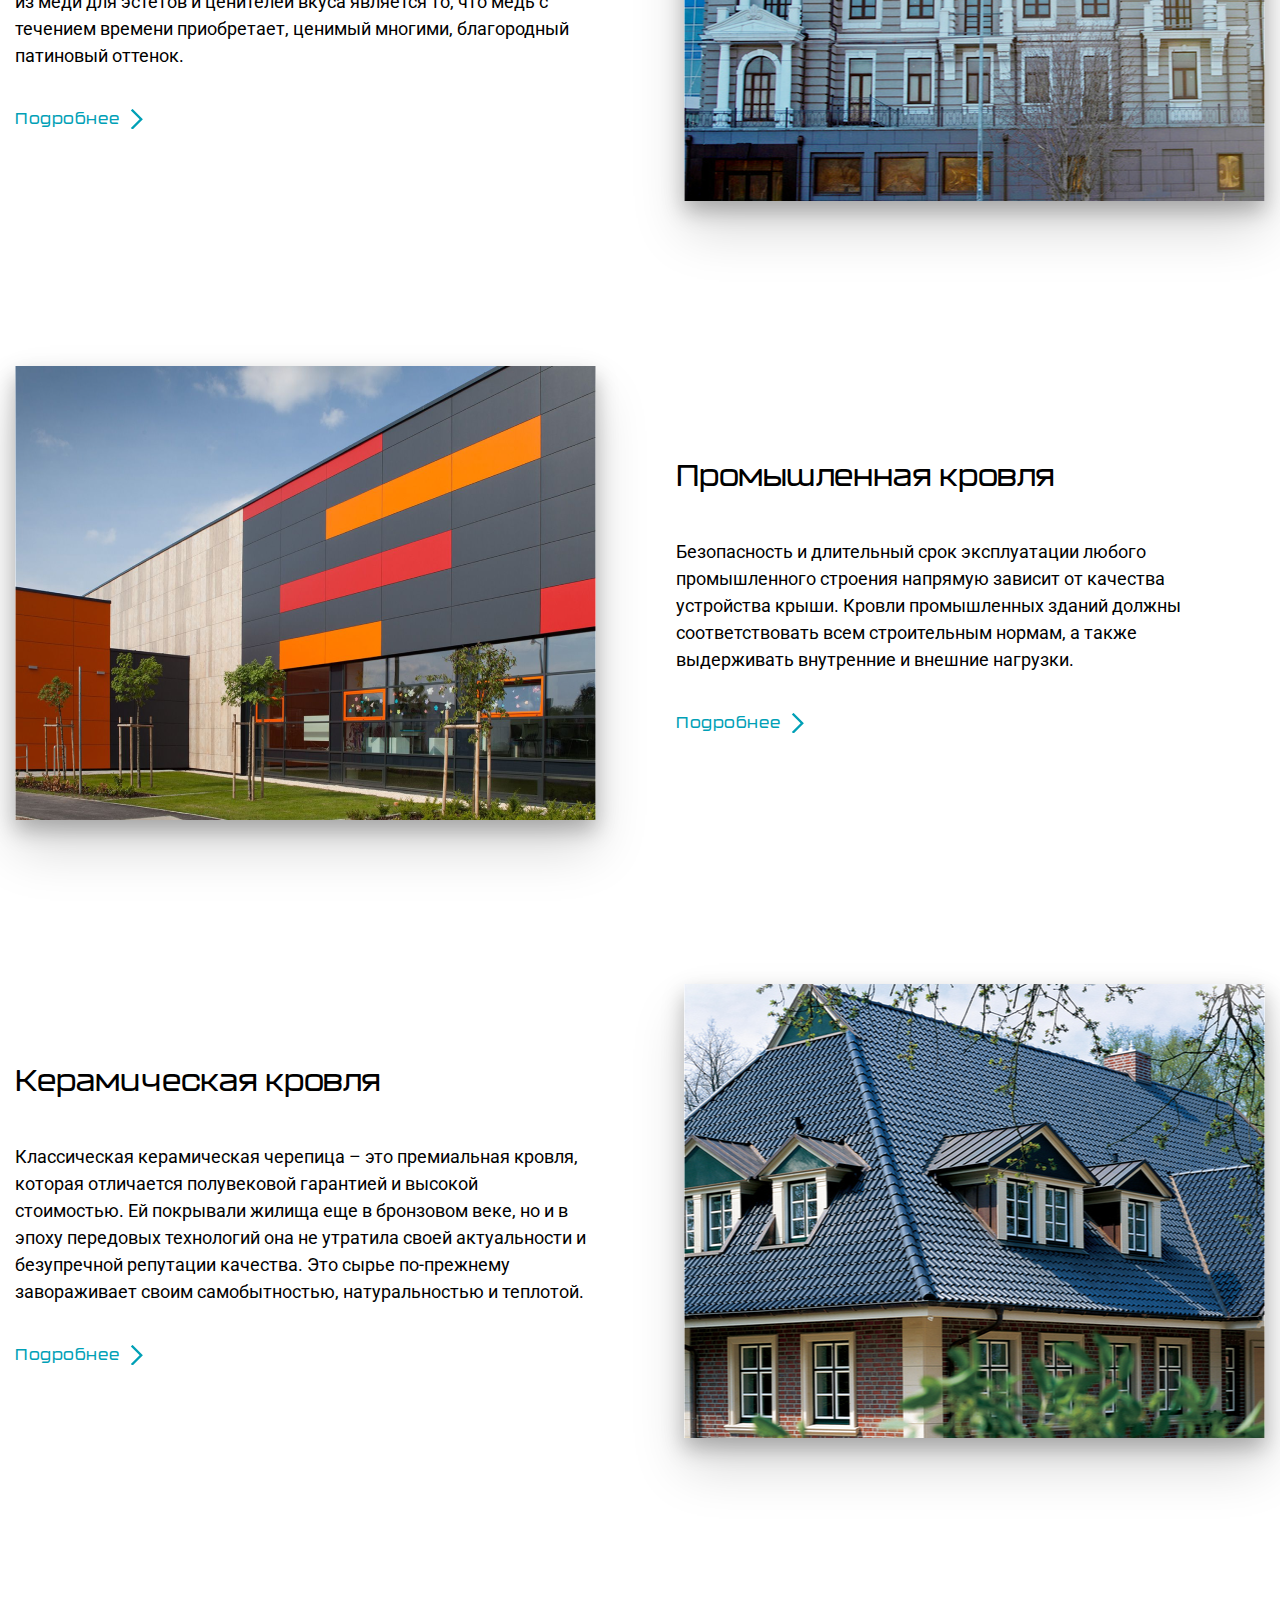
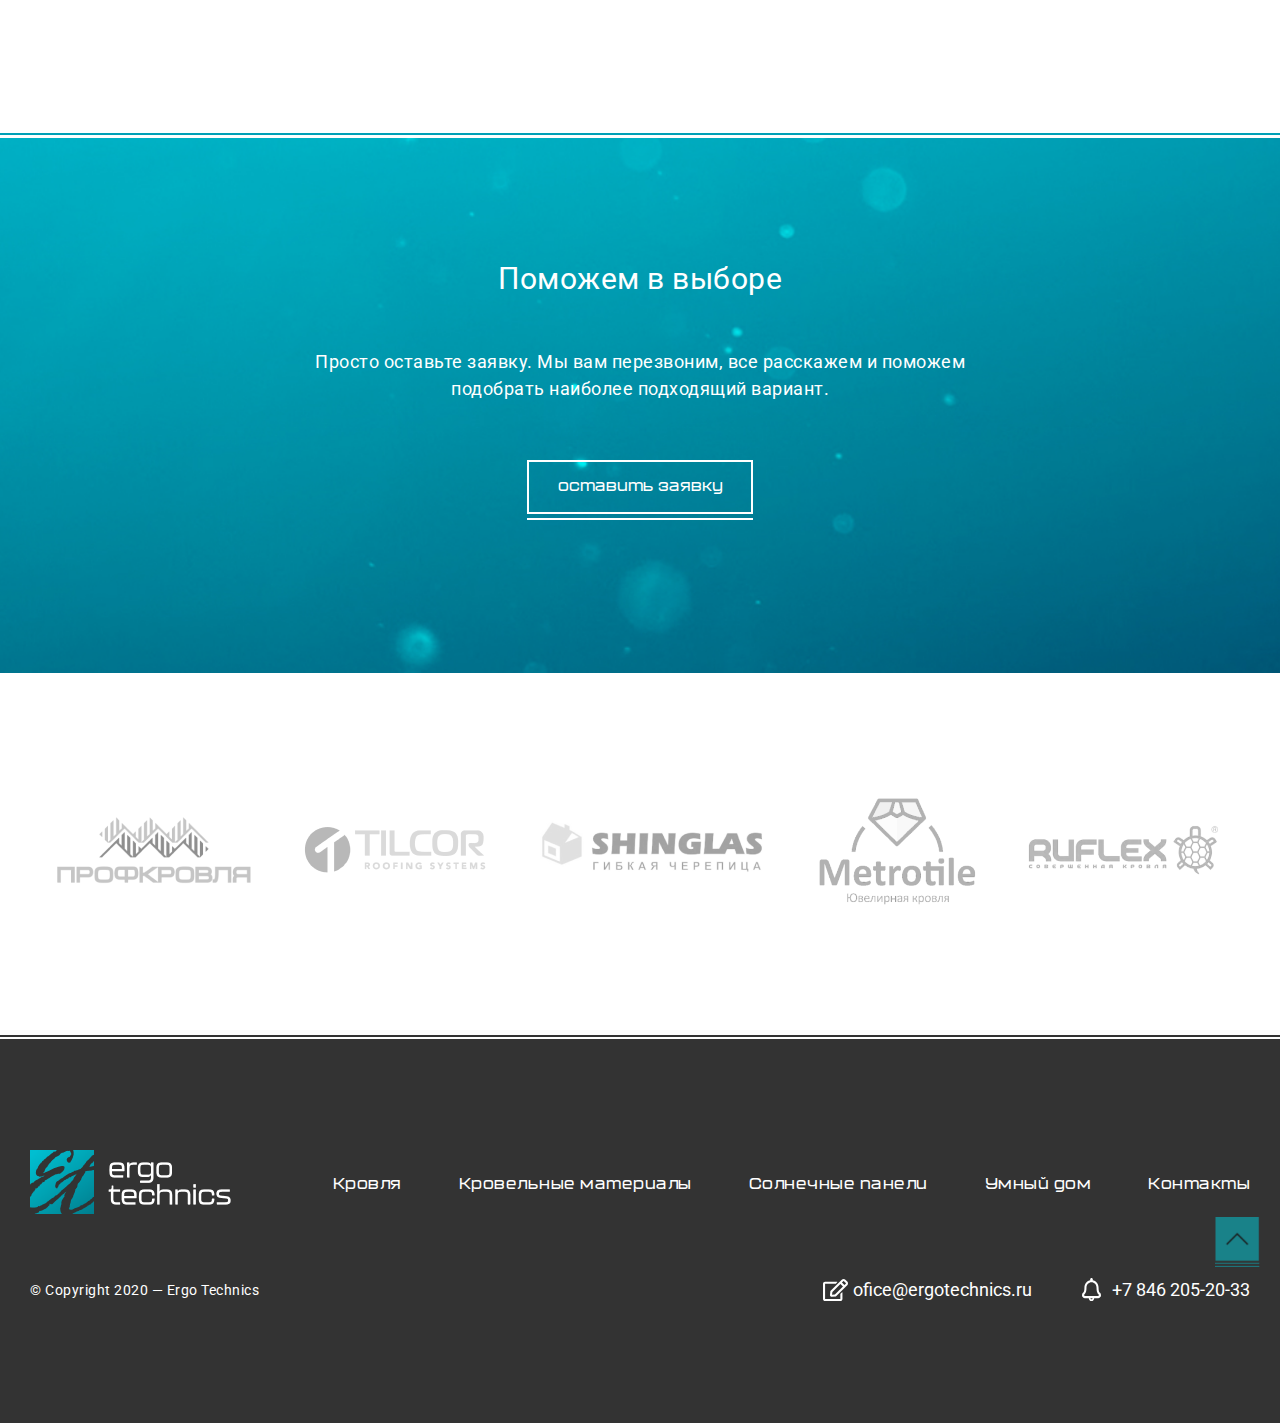
<file: roof.html>
<!DOCTYPE html>
<html lang="ru" dir="ltr">
<head>
  <title>Roof</title>

  <link rel="SHORTCUT ICON" href="img/logo-for-chrome.ico" type="image/ico">
  <link rel="stylesheet" href="css/normalize.css">
  <link rel="stylesheet" href="css/fonts.css">
  <link rel="stylesheet" href="css/jquery.fancybox.min.css">
  <link rel="stylesheet" href="css/style.css">
  <link rel="stylesheet" href="css/css_roof/style_roof.css">
  <link rel="stylesheet" href="css/media.css">
  <link rel="stylesheet" href="css/css_roof/media_roof.css">

  <meta charset="utf-8">
  <meta name="viewport" content="width=device-width, initial-scale=1.0, minimum-scale=1.0, maximum-scale=1.0, user-scalable=no">
</head>
<body>

  <header class="header">
    <div class="header-container">
      <div class="header-logo">
        <a href="index.html" class="header-logo-link">
          <img src="img/logo.png" alt="">
        </a>
      </div>
      <div class="main-menu">
        <div class="header-burger" onclick="myFunction(this)">
          <div class="bar1"></div>
          <div class="bar2"></div>
          <div class="bar3"></div>
        </div>
        <div class="header-menu">
          <ul class="header-menu-list">
            <li><a class="active-html" href="roof.html">Кровля</a></li>
            <li><a href="roofing_materials.html">Кровельные <br>материалы</a></li>
            <li><a href="solar_panels.html">Солнечные <br>панели</a></li>
            <li><a href="smart_house.html">Умный дом</a></li>
            <li><a href="contacts.html">Контакты</a></li>
          </ul>
        </div>
      </div>
      <div class="header-button">
        <a data-fancybox data-src="#modal" href="javascript:;" href="#" class="header-feedback-botton" data-options='{"touch" : false}'	> Обратная связь </a>
        <hr class="header-feedback-line">
      </div>
    </div>
    <hr class="header-line">
  </header>






  <div class="all-content">
    <div class="top-background" style="background-image: url('img/backgraund_fon_roof.jpg');">
      <div class="top-background-container">
        <span>Кровли</span>
      </div>
    </div>
    <hr class="top-background-line">

    <div class="main-block">

      <div class="first block">
        <div class="textbox">
          <div class="textbox-title">
            <span>Кровли премиум-класса</span>
            <p>Загородный дом принадлежащий жителю мегаполиса, вот уже много лет символизирует в нашей стране некую особую состоятельность и респектабельность. И внешний облик дома должен подтвердить высокий статус своих владельцев. Крыша для этого — отличный инструмент.</p>
          </div>
        </div>
        <div class="photobox">
          <img src="img/roof_main_photo_1.png" alt="">
        </div>
      </div>

      <div class="second block">
        <div class="textbox">
          <div class="textbox-title">
            <span>Металлочерепица</span>
            <p>Металлочерепица является универсальным кровельным материалом, она прекрасно смотрится на любой кровле начиная от элитных коттеджей и заканчивая простыми дачными домиками и навесами.</p>
          </div>
          <div class="textbox-link">
            <a href="roofing_materials.html#flexible_tile_1" class="textbox-link-link big-size">Подробнее</a>
            <a href="roofing_materials.html#flexible_tile_2" class="textbox-link-link small-size">Подробнее</a>
          </div>
        </div>
        <div class="photobox">
          <img src="img/roof_main_photo_2.png" alt="">
        </div>
      </div>

      <div class="third block">
        <div class="textbox">
          <div class="textbox-title">
            <span>Гибкая черепица</span>
            <p>Гибкая битумная черепица или мягкая кровля — кровельный материал на основе стеклохолста, модифицированного битума и каменной посыпки. Возможность выбора из десятков форм, фактур и цветов, отличная гидро- и шумоизоляция, отсутствие коррозии и гниения, легкость монтажа кровли любой формы позволит воплотить любые дизайнерские решения.</p>
          </div>
          <div class="textbox-link">
            <a href="#" class="textbox-link-link">Подробнее</a>
          </div>
        </div>
        <div class="photobox">
          <img src="img/roof_main_photo_3.png" alt="">
        </div>
      </div>

      <div class="fourth block">
        <div class="textbox">
          <div class="textbox-title">
            <span>Кровельный алюминий</span>
            <p>В списке надежных и практичных кровельных материалов алюминиевая кровля по праву занимает одно из первых мест. На алюминий может наноситься лакокрасочное или полимерное покрытие, придающее ему новые физико-химические и эстетические свойства.</p>
          </div>
          <div class="textbox-link">
            <a href="#" class="textbox-link-link">Подробнее</a>
          </div>
        </div>
        <div class="photobox">
          <img src="img/roof_main_photo_4.png" alt="">
        </div>
      </div>

      <div class="fifth block">
        <div class="textbox">
          <div class="textbox-title">
            <span>Медная кровля</span>
            <p>Кровля из меди во все времена считалась самым долговечным кровельным материалом. Срок службы фальцевой кровли из меди свыше 100 лет! Кроме этого, эстетическим преимуществом кровли из меди для эстетов и ценителей вкуса является то, что медь с течением времени приобретает, ценимый многими, благородный патиновый оттенок.</p>
          </div>
          <div class="textbox-link">
            <a href="#" class="textbox-link-link">Подробнее</a>
          </div>
        </div>
        <div class="photobox">
          <img src="img/roof_main_photo_5.png" alt="">
        </div>
      </div>

      <div class="sixth block">
        <div class="textbox">
          <div class="textbox-title">
            <span>Промышленная кровля</span>
            <p>Безопасность и длительный срок эксплуатации любого промышленного строения напрямую зависит от качества устройства крыши. Кровли промышленных зданий должны соответствовать всем строительным нормам, а также выдерживать внутренние и внешние нагрузки.</p>
          </div>
          <div class="textbox-link">
            <a href="#" class="textbox-link-link">Подробнее</a>
          </div>
        </div>
        <div class="photobox">
          <img src="img/roof_main_photo_6.png" alt="">
        </div>
      </div>

      <div class="seventh block">
        <div class="textbox">
          <div class="textbox-title">
            <span>Керамическая кровля</span>
            <p>Классическая керамическая черепица – это премиальная кровля, которая отличается полувековой гарантией и высокой стоимостью. Ей покрывали жилища еще в бронзовом веке, но и в эпоху передовых технологий она не утратила своей актуальности и безупречной репутации качества. Это сырье по-прежнему завораживает своим самобытностью, натуральностью и теплотой.</p>
          </div>
          <div class="textbox-link">
            <a href="#" class="textbox-link-link">Подробнее</a>
          </div>
        </div>
        <div class="photobox">
          <img src="img/roof_main_photo_7.png" alt="">
        </div>
      </div>
    </div>


  </div>


  <div class="feedback">
    <div id="back_div" class="feedback-space">
      <form action="?" method="post" enctype="multipart/form-data"></form>
      <hr class="feedback-line">
      <div class="feedback-space-container">
        <div class="feedback-space-top">
          <p>Обращайтесь</p>
        </div>
        <div class="feedback-space-middle">
          <div class="feedback-space-name">
            <p>Ваше имя</p>
            <input placeholder="Иван Иванов" class="text-border" name="username" type="text">
            <p>Здесь должны быть только буквы!</p>
          </div>
          <div class="feedback-space-mail">
            <p>Ваш e-mail *</p>
            <input placeholder="info@ya.ru" class="text-border" name="mail_adress" type="text">
            <p>E-mail не указан или введен с ошибкой!</p>
          </div>
          <div class="feedback-space-phone">
            <p>Телефон для связи *</p>
            <input placeholder="+7 (123) 213-45-67" class="text-border" name="phone" type="tel">
            <p>Телефон не указан или введен с ошибкой!</p>
          </div>
        </div>

        <div class="feedback-space-bottom">
          <div class="feedback-space-checkbox space-1">
            <input type="checkbox" name="no_robot" value="yes"> Я не робот!
          </div>
          <div class="feedback-space-checkbox space-2">
            <input type="checkbox" name="personal_processing" value="yes"> Согласен на обработку данных!
          </div>
          <div class="modal-submit-bottom">
            <button class="modal-button" type="submit">Отправить</button>
            <hr class="modal-button-line">
          </div>
        </div>
      </div>
    </div>
    <div id="front_div" class="feedback-space feedback-front-space">
      <hr class="feedback-line front-line">
      <div class="feedback-front-space-container">
        <div class="feedback-front-title">
          <p>Поможем в выборе</p>
        </div>
        <div class="feedback-front-subtitle">
          <p>Просто оставьте заявку. Мы вам перезвоним, все расскажем и поможем подобрать наиболее подходящий вариант.</p>
        </div>
        <div class="modal-submit-bottom">
          <button id="front_btn" class="modal-button front-btn" type="submit" onclick="hideshow()">оставить заявку</button>
          <hr class="modal-button-line front-btn-line">
        </div>
      </div>
    </div>
  </div>

  <div class="partners-photos">
    <div class="partners-1">
      <a href="#"><img src="img/partner-1.png" alt=""></a>
    </div>
    <div class="partners-2">
      <a href="#"><img src="img/partner-2.png" alt=""></a>
    </div>
    <div class="partners-3">
      <a href="#"><img src="img/partner-3.png" alt=""></a>
    </div>
    <div class="partners-4">
      <a href="#"><img src="img/partner-4.png" alt=""></a>
    </div>
    <div class="partners-5">
      <a href="#"><img src="img/partner-5.png" alt=""></a>
    </div>
  </div>


  <hr class="footer-line">
  <footer class="footer">
    <div class="footer-container">
      <div class="footer-top">
        <div class="footer-logo">
          <a href="index.html" class="footer-logo-link">
            <img src="img/logo.png" alt="">
          </a>
        </div>
        <div class="footer-menu">
          <nav class="footer-menu-nav">
            <ul class="footer-menu-list">
              <li><a href="roof.html">Кровля</a></li>
              <li><a href="roofing_materials.html">Кровельные материалы</a></li>
              <li><a href="solar_panels.html">Солнечные панели</a></li>
              <li><a href="smart_house.html">Умный дом</a></li>
              <li><a href="contacts.html">Контакты</a></li>
            </ul>
          </nav>
        </div>
      </div>

      <div class="footer-bottom">
        <div class="footer-bottom-copyright">
          <p>© Copyright 2020 — Ergo Technics</p>
        </div>
        <div class="footer-bottom-right">
          <div class="footer-bottom-mail">
            <a href="#">ofice@ergotechnics.ru</a>
          </div>
          <div class="footer-bottom-phone">
            <a href="#">+7 846 205-20-33</a>
          </div>
        </div>
      </div>
    </div>
    <div class="top-button">
      <a id="upbutton" href="#" onclick="smoothJumpUp(); return false;">
        <img src="img/top.png" alt="Top" border="none" title="Наверх">
      </a>
    </div>
  </footer>



  <div id="modal">
    <div class="modal-header">
      <img src="img/logo.png" alt="">
    </div>
    <div class="modal-main">
      <form>
        <div class="modal-textbox">
          <div class="modal-space-name">
            <p>Ваше имя</p>
            <input placeholder="Иван Иванов" class="text-border"  name="username" type="text">
            <p>Здесь должны быть только буквы!</p>
          </div>
          <div class="modal-space-mail">
            <p>Ваш e-mail *</p>
            <input placeholder="info@ya.ru" class="text-border"  name="mail_adress" type="text">
            <p>E-mail не указан или введен с ошибкой!</p>
          </div>
          <div class="modal-space-phone">
            <p>Телефон для связи *</p>
            <input placeholder="+7 (123) 213-45-67" class="text-border"  name="phone" type="tel">
            <p>Телефон не указан или введен с ошибкой!</p>
          </div>
        </div>

        <div class="modal-submit">
          <div class="feedback-space-checkbox modal-checkbox">
            <input type="checkbox" name="no_robot" value="yes"> Я не робот!
          </div>
          <div class="feedback-space-checkbox modal-checkbox">
            <input type="checkbox" name="personal_processing" value="yes"> Согласен на обработку данных!
          </div>
          <div class="modal-submit-bottom">
            <button class="modal-button" type="submit">Отправить</button>
            <hr class="modal-button-line">
          </div>
        </div>
      </form>
    </div>
  </div>


  <script src="https://ajax.googleapis.com/ajax/libs/jquery/3.4.1/jquery.min.js"></script>
  <script src="js/jquery.fancybox.min.js"></script>
  <script src="js/main_roof.js"></script>


  <script>
  function myFunction(x) {
    x.classList.toggle("change");
  }
  </script>

  <script>
  var smoothJumpUp = function() {
    if (document.body.scrollTop>0 || document.documentElement.scrollTop>0) {
      window.scrollBy(0,-80);
      setTimeout(smoothJumpUp, 4);
    }
  }

  window.onscroll = function() {
    var scrolled = window.pageYOffset || document.documentElement.scrollTop;
    if (scrolled > 100) {
      document.getElementById('upbutton').style.display = 'block';
    } else {
      document.getElementById('upbutton').style.display = 'none';
    }
  }
  </script>

  <script>
  function hideshow() {
  document.getElementById("front_div").style.cssText="display:none";
  document.getElementById("back_div").style.cssText="display:block";
}
  </script>

<!-- <script>
$(function(){
  // parameters = {
  //   duration: 3000,
  //   progress: function (animation, progress) {
  //     $('#progress')
  //     .width(parseInt(progress * 100) + '%')
  //     .text(parseInt(progress * 100) + '%');
  //   },
  //   complete: function () {
  //     $('#progress')
  //     .css('width', '0%')
  //     .text('0%');
  //   }
  // }

  $('#front_btn').click(function(){
    $('#back_div').slideToggle(5000);
  });
  $('#front_btn').click(function(){
    $('#front_div').slideToggle(5000);
  });

});
</script> -->


</body>
</html>
</file>
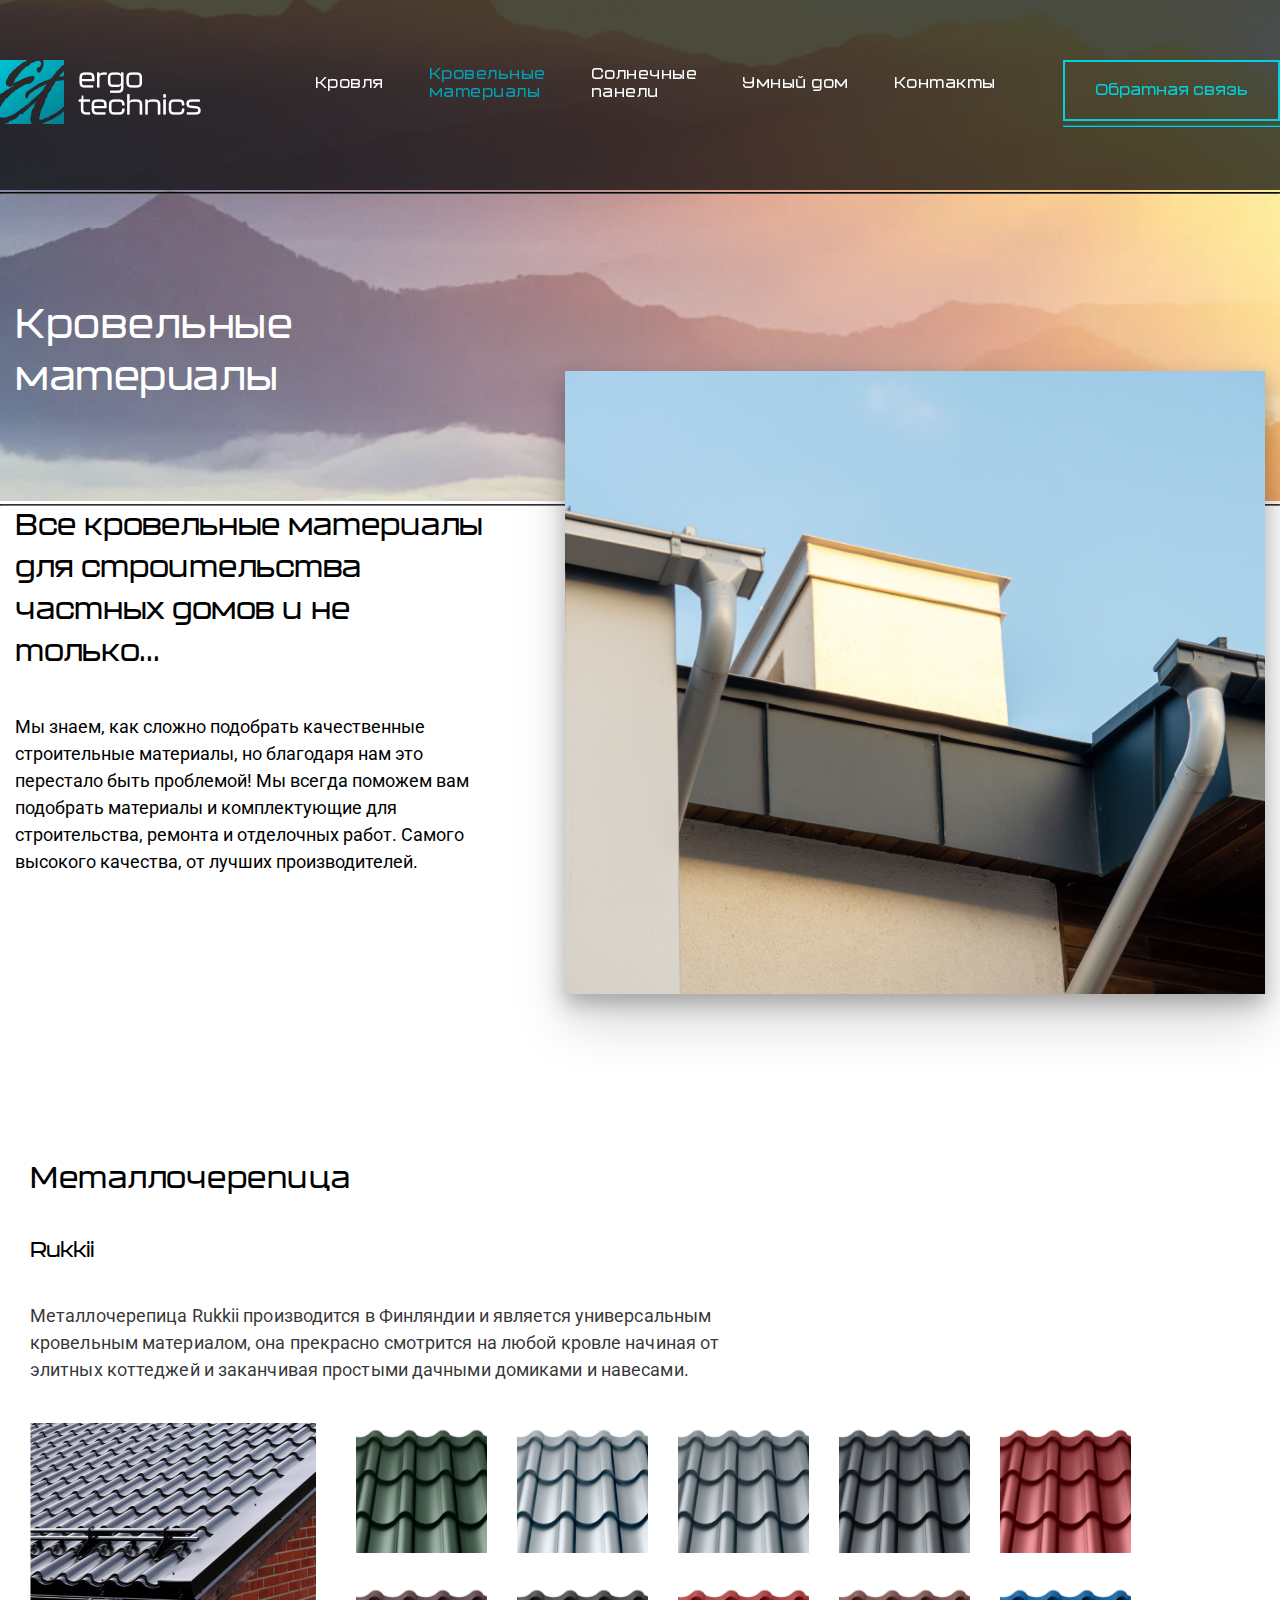
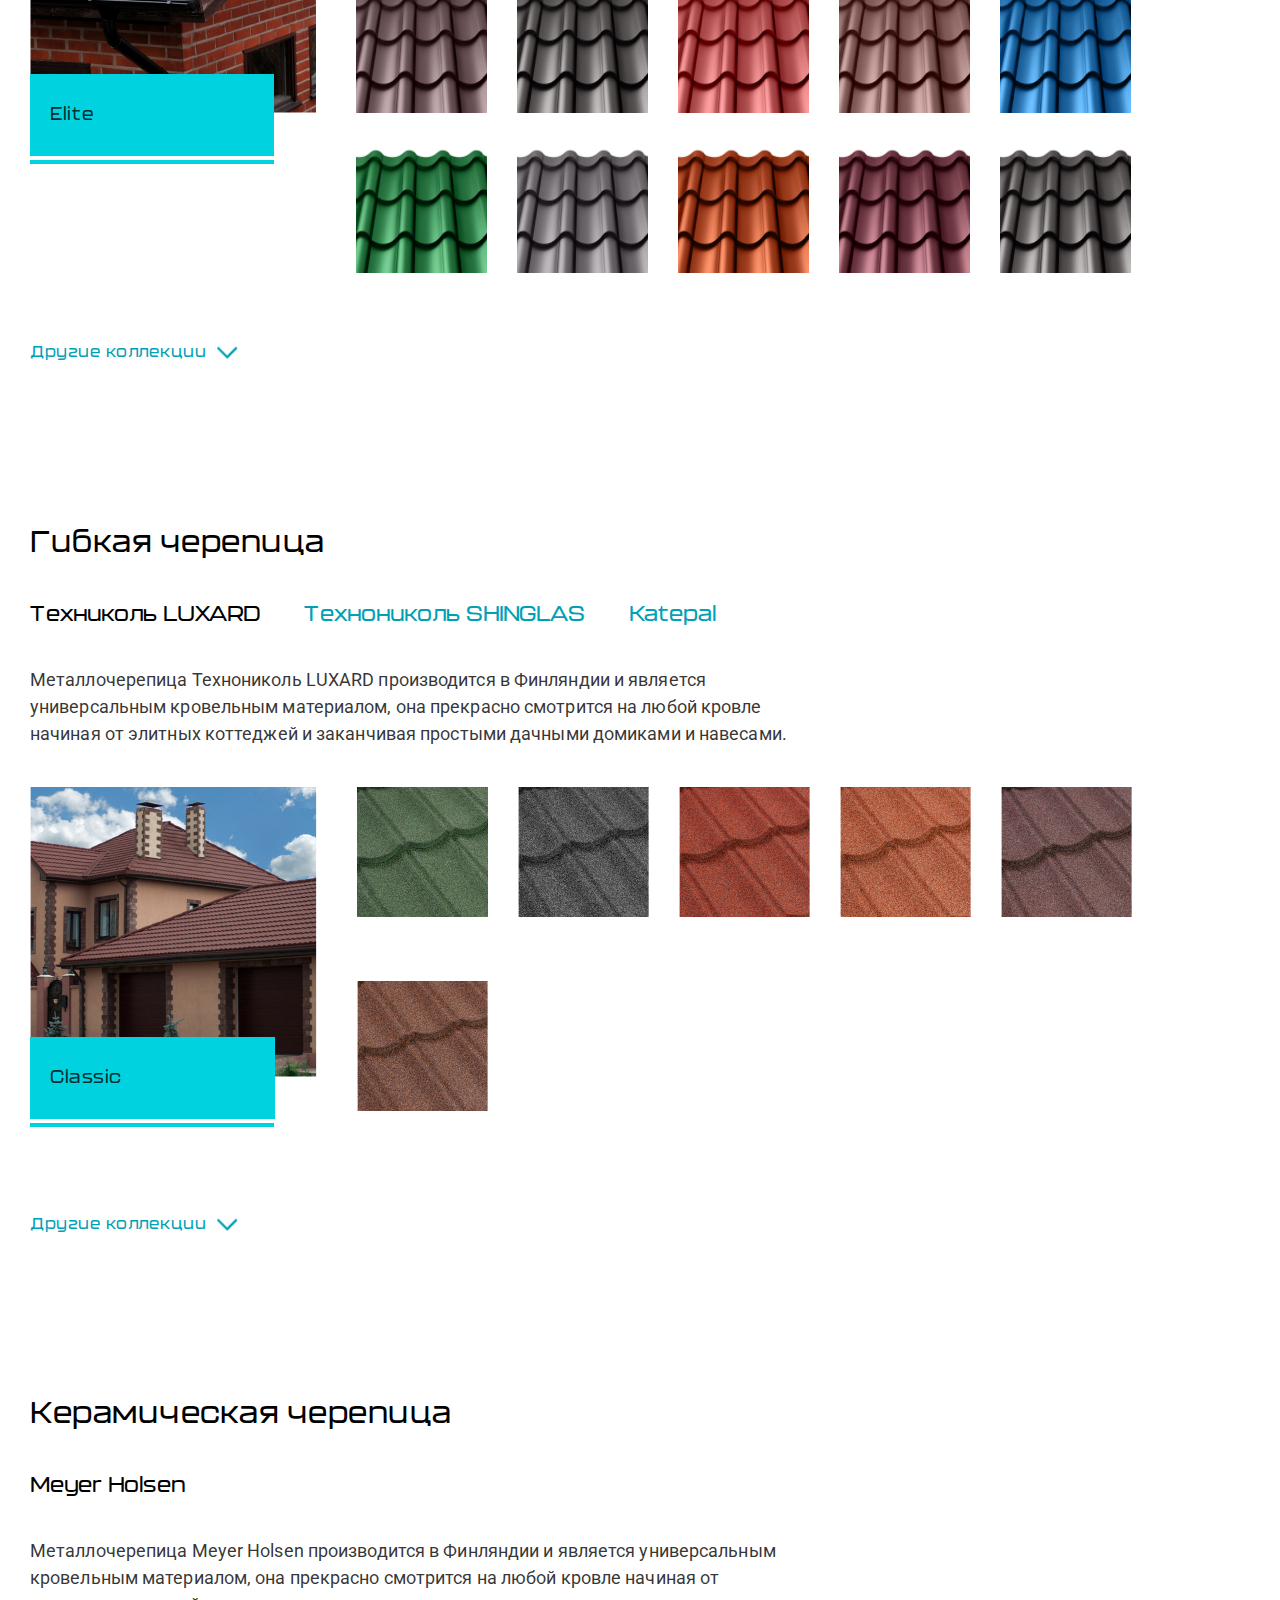
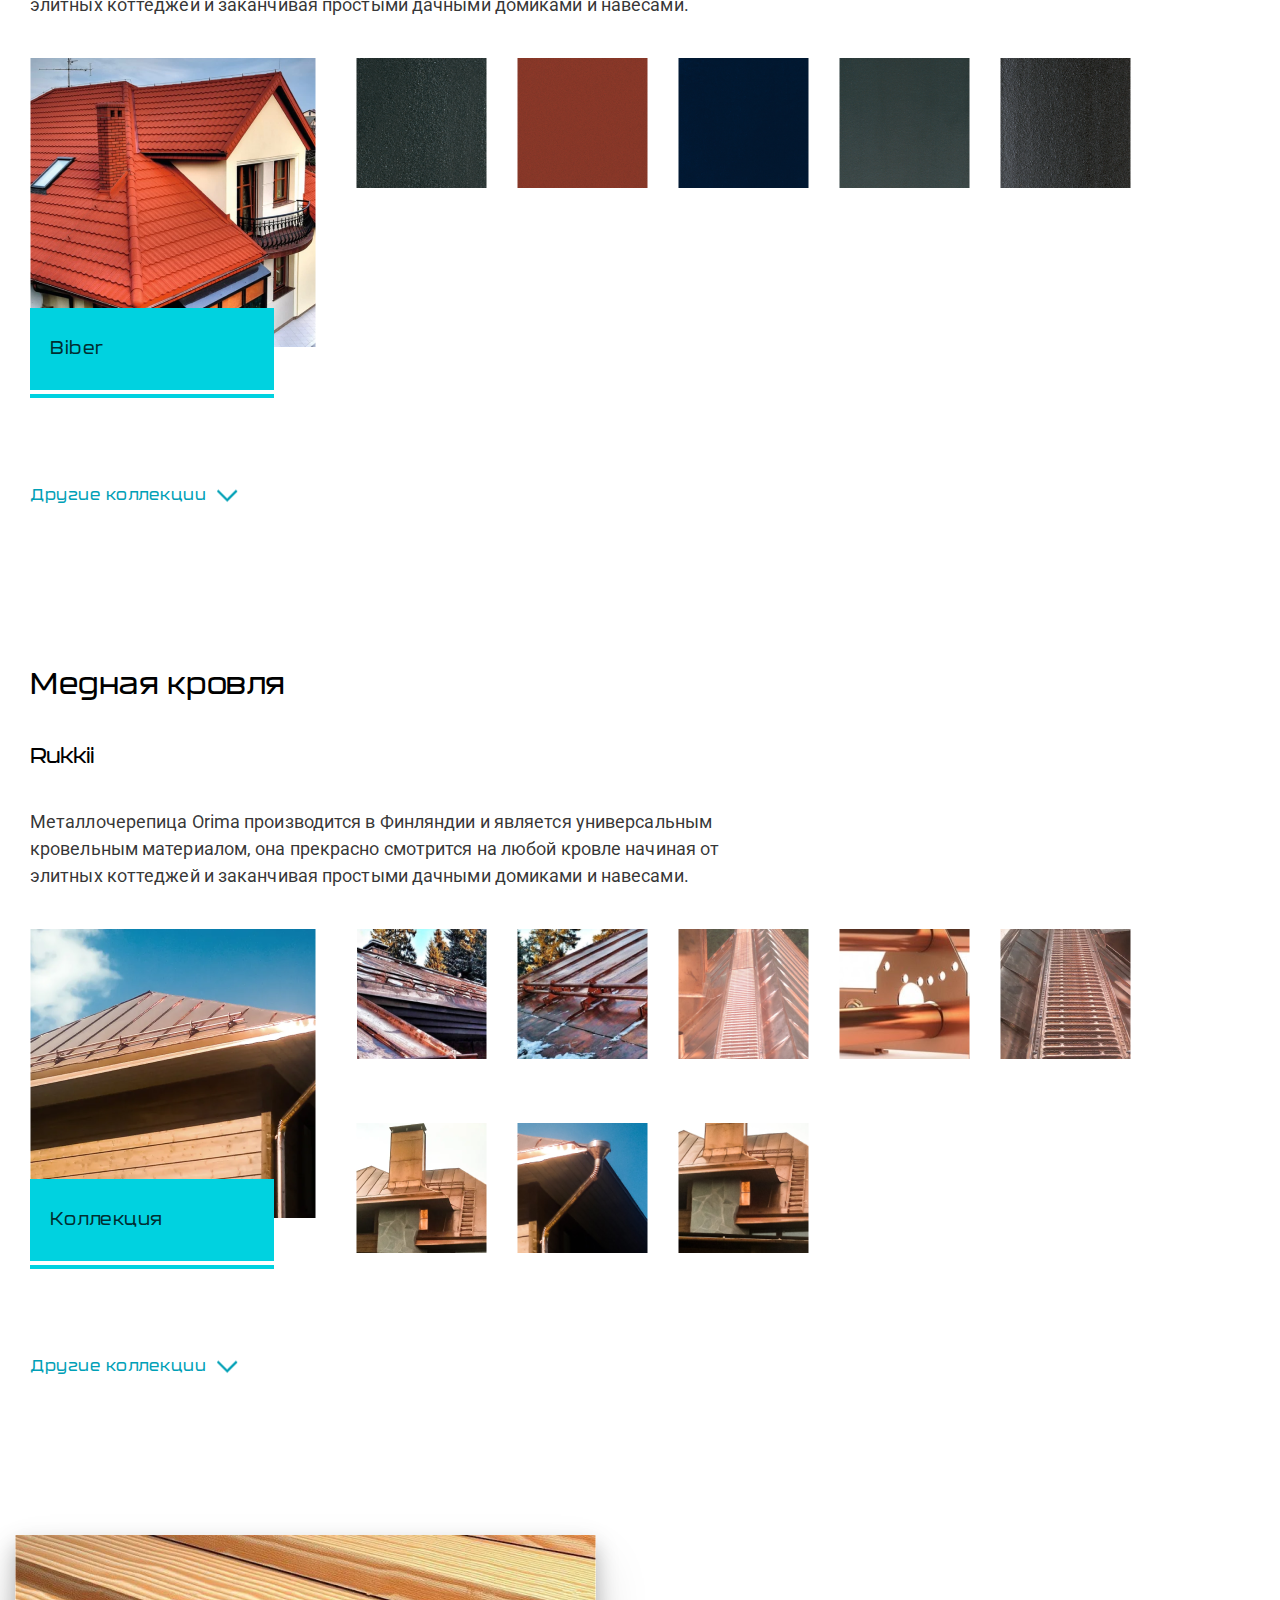
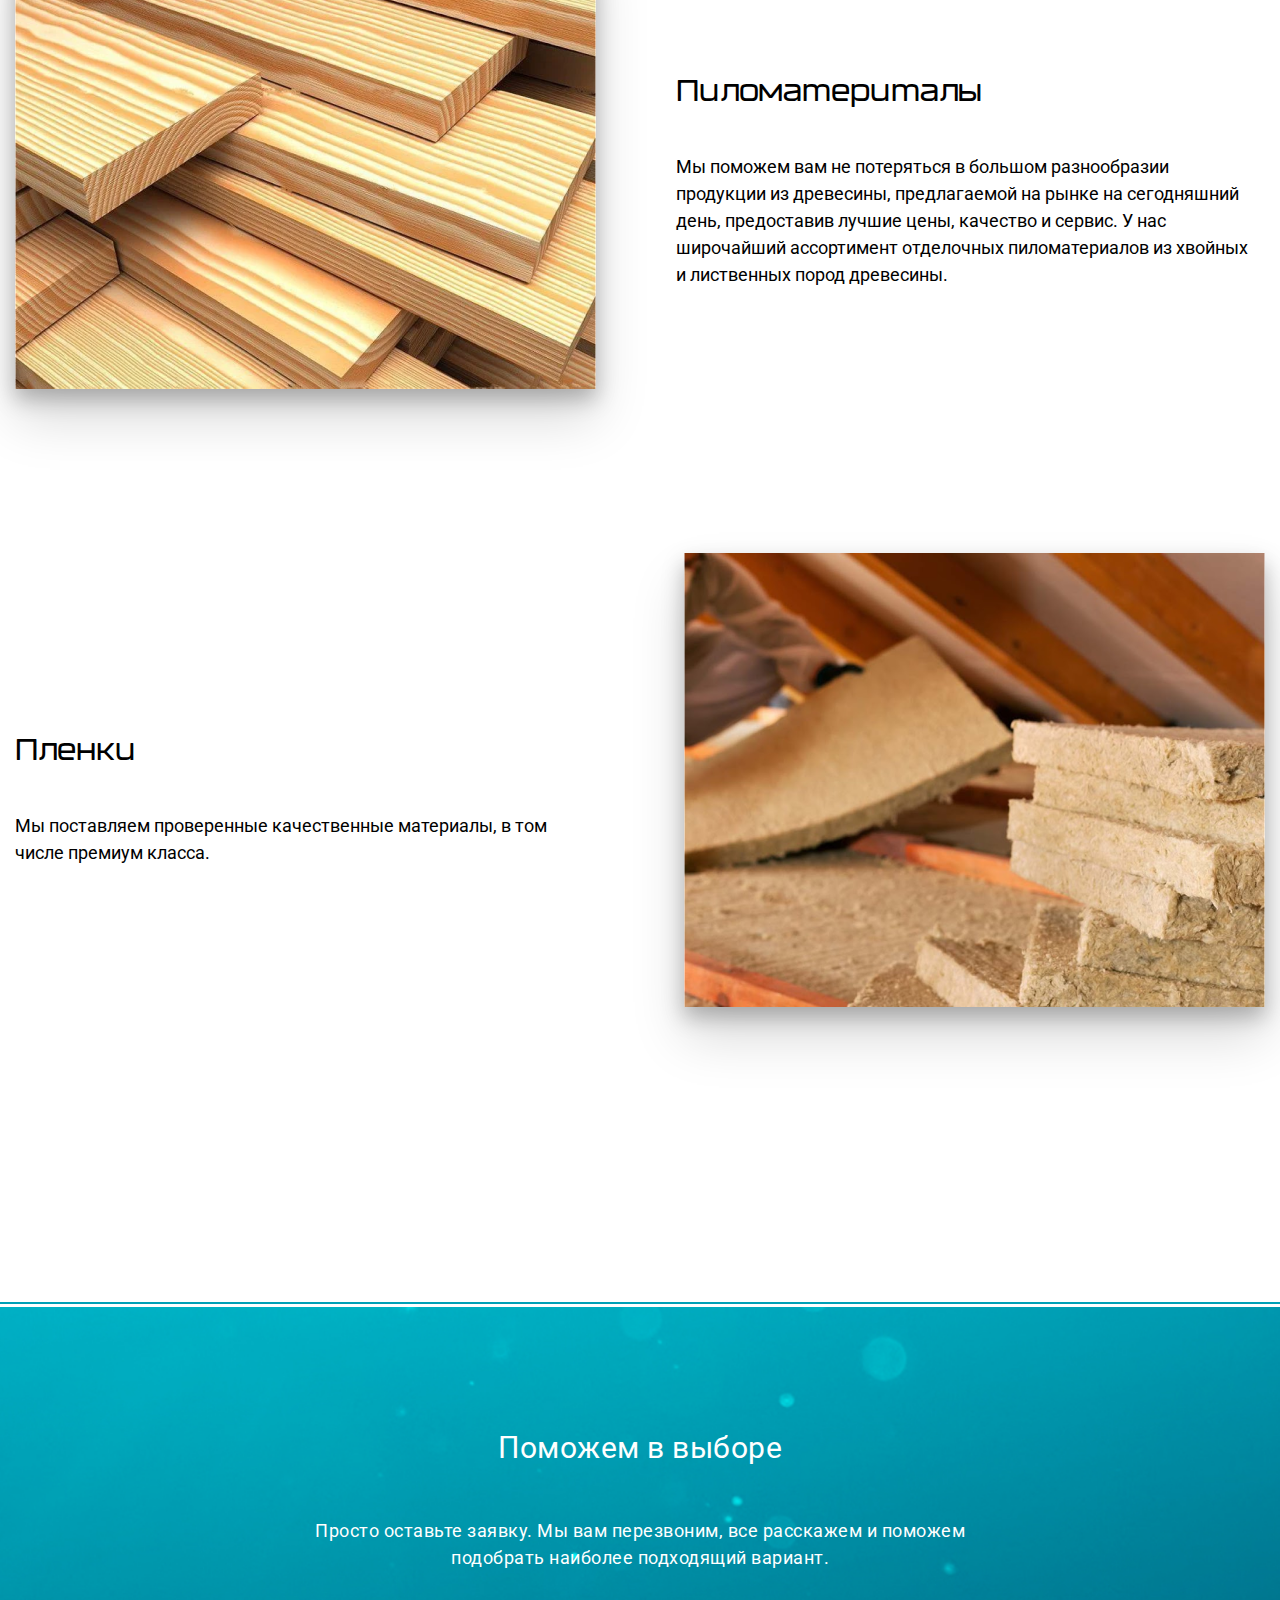
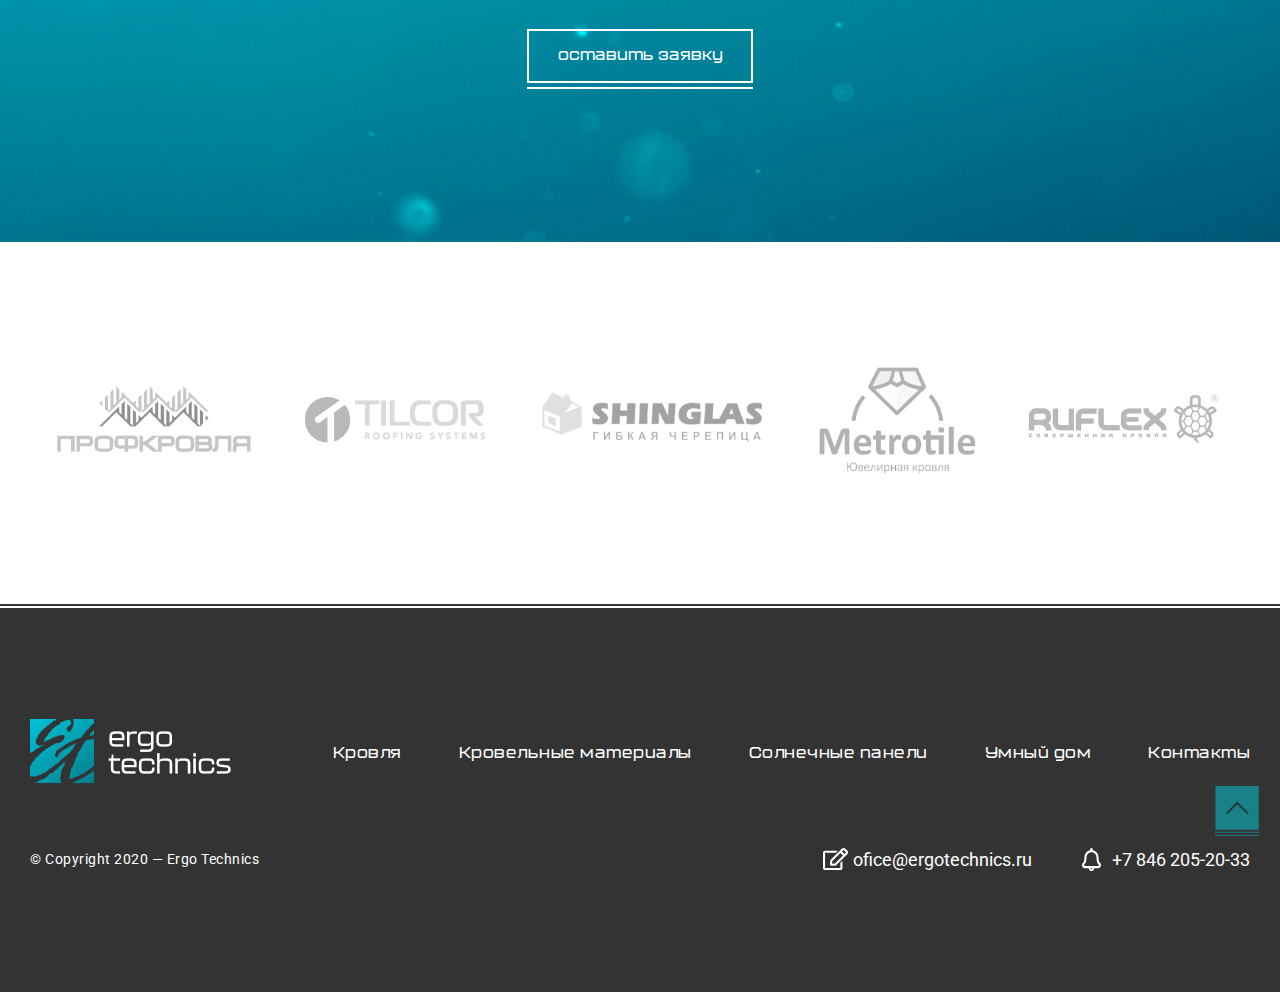
<file: roofing_materials.html>
<!DOCTYPE html>
<html lang="ru" dir="ltr">
<head>
  <title>Roofing materials</title>

  <link rel="SHORTCUT ICON" href="img/logo-for-chrome.ico" type="image/ico">
  <link rel="stylesheet" href="css/normalize.css">
  <link rel="stylesheet" href="css/fonts.css">
  <link rel="stylesheet" href="css/jquery.fancybox.min.css">
  <link rel="stylesheet" href="css/style.css">
  <link rel="stylesheet" href="css/css_roofing_materials/style_roofing_materials.css">
  <link rel="stylesheet" href="css/media.css">
  <link rel="stylesheet" href="css/css_roofing_materials/media_roofing_materials.css">

  <meta charset="utf-8">
  <meta name="viewport" content="width=device-width, initial-scale=1.0, minimum-scale=1.0, maximum-scale=1.0, user-scalable=no">
</head>
<body>

  <header class="header">
    <div class="header-container">
      <div class="header-logo">
        <a href="index.html" class="header-logo-link">
          <img src="img/logo.png" alt="">
        </a>
      </div>
      <div class="main-menu">
        <div class="header-burger" onclick="myFunction(this)">
          <div class="bar1"></div>
          <div class="bar2"></div>
          <div class="bar3"></div>
        </div>
        <div class="header-menu">
          <ul class="header-menu-list">
            <li><a href="roof.html">Кровля</a></li>
            <li><a class="active-html" href="roofing_materials.html">Кровельные <br>материалы</a></li>
            <li><a href="solar_panels.html">Солнечные <br>панели</a></li>
            <li><a href="smart_house.html">Умный дом</a></li>
            <li><a href="contacts.html">Контакты</a></li>
          </ul>
        </div>
      </div>
      <div class="header-button">
        <a data-fancybox data-src="#modal" href="javascript:;" href="#" class="header-feedback-botton" data-options='{"touch" : false}'	> Обратная связь </a>
        <hr class="header-feedback-line">
      </div>
    </div>
    <hr class="header-line">
  </header>




  <div class="all-content">

    <div class="top-background" style="background-image: url('img/backgraund_fon_roof.jpg');">
      <div class="top-background-container">
        <span>Кровельные<br> материалы</span>
      </div>
    </div>
    <hr class="top-background-line">

    <div class="all-main">

      <div class="first photo-block">
        <div class="textbox">
          <div class="textbox-title">
            <span>Все кровельные материалы для строительства частных домов и не только...</span>
            <p>Мы знаем, как сложно подобрать качественные строительные материалы, но благодаря нам это перестало быть проблемой! Мы всегда поможем вам подобрать материалы и комплектующие для строительства, ремонта и отделочных работ. Самого высокого качества, от лучших производителей.</p>
            <a name="metal_tile"></a>
          </div>
        </div>
        <div class="photobox">
          <img src="img/roofing_photos_1.png" alt="">
        </div>
      </div>






      <div class="main-block">


        <div class="tab-box">
          <p>Металлочерепица</p>
          <input type="radio" name="odin" checked="checked" id="first_lab_1"/><label for="first_lab_1">Rukkii</label>

          <div class="tab">
            <!-- Elite -->
            <div class="visible-tab">
              <p>Металлочерепица Rukkii производится в Финляндии и является универсальным кровельным материалом, она прекрасно смотрится на любой кровле начиная от элитных коттеджей и заканчивая простыми дачными домиками и навесами.</p>
              <div class="content-block">
                <div class="content-left">
                  <img src="img/roofing_first-block_main_1.png" alt="">
                  <div class="content-tile">
                    <div class="content-tile-box">
                      <span>Elite</span>
                    </div>
                    <hr class="content-tile-line">
                  </div>
                  <a name="flexible_tile_1" class="tile-anchor"></a>
                </div>
                <div class="content-right">
                  <img src="img/roofing_first-block_tile_1.png" alt="">
                  <img src="img/roofing_first-block_tile_2.png" alt="">
                  <img src="img/roofing_first-block_tile_3.png" alt="">
                  <img src="img/roofing_first-block_tile_4.png" alt="">
                  <img src="img/roofing_first-block_tile_5.png" alt="">
                  <img src="img/roofing_first-block_tile_6.png" alt="">
                  <img src="img/roofing_first-block_tile_7.png" alt="">
                  <img src="img/roofing_first-block_tile_8.png" alt="">
                  <img src="img/roofing_first-block_tile_9.png" alt="">
                  <img src="img/roofing_first-block_tile_10.png" alt="">
                  <img src="img/roofing_first-block_tile_11.png" alt="">
                  <img src="img/roofing_first-block_tile_12.png" alt="">
                  <img src="img/roofing_first-block_tile_13.png" alt="">
                  <img src="img/roofing_first-block_tile_15.png" alt="">
                  <img src="img/roofing_first-block_tile_7.png" alt="">

                  <a name="flexible_tile_2" class="tile-anchor"></a>
                </div>
              </div>
              <button id="cl_btn_1" class="spoiler-btn close" onclick="hide_1()">
                <span>Другие коллекции</span>
              </button>
            </div>

            <div id="invisible_tab_1" class="invisible-tab">
              <!-- Adamante -->
              <div class="content-block">
                <div class="content-left">
                  <img src="img/roofing_first-block_main_1.png" alt="">
                  <div class="content-tile">
                    <div class="content-tile-box">
                      <span>Adamante</span>
                    </div>
                    <hr class="content-tile-line">
                  </div>
                </div>
                <div class="content-right">
                  <img src="img/roofing_first-block_tile_2.png" alt="">
                  <img src="img/roofing_first-block_tile_3.png" alt="">
                  <img src="img/roofing_first-block_tile_10.png" alt="">
                  <img src="img/roofing_first-block_tile_11.png" alt="">
                  <img src="img/roofing_first-block_tile_13.png" alt="">
                  <img src="img/roofing_first-block_tile_7.png" alt="">
                </div>
              </div>
              <!-- Classic -->
              <div class="content-block">
                <div class="content-left">
                  <img src="img/roofing_first-block_main_1.png" alt="">
                  <div class="content-tile">
                    <div class="content-tile-box">
                      <span>Classic</span>
                    </div>
                    <hr class="content-tile-line">
                  </div>
                </div>
                <div class="content-right">
                  <img src="img/roofing_first-block_tile_1.png" alt="">
                  <img src="img/roofing_first-block_tile_3.png" alt="">
                  <img src="img/roofing_first-block_tile_11.png" alt="">
                  <img src="img/roofing_first-block_tile_12.png" alt="">
                  <img src="img/roofing_first-block_tile_15.png" alt="">
                </div>
              </div>
              <!-- Adamante -->
              <div class="content-block">
                <div class="content-left">
                  <img src="img/roofing_first-block_main_1.png" alt="">
                  <div class="content-tile">
                    <div class="content-tile-box">
                      <span>Adamante</span>
                    </div>
                    <hr class="content-tile-line">
                  </div>
                </div>
                <div class="content-right">
                  <img src="img/roofing_first-block_tile_2.png" alt="">
                  <img src="img/roofing_first-block_tile_3.png" alt="">
                  <img src="img/roofing_first-block_tile_10.png" alt="">
                  <img src="img/roofing_first-block_tile_11.png" alt="">
                  <img src="img/roofing_first-block_tile_13.png" alt="">
                  <img src="img/roofing_first-block_tile_7.png" alt="">
                </div>
              </div>
              <!-- Classic -->
              <div class="content-block">
                <div class="content-left">
                  <img src="img/roofing_first-block_main_1.png" alt="">
                  <div class="content-tile">
                    <div class="content-tile-box">
                      <span>Classic</span>
                    </div>
                    <hr class="content-tile-line">
                  </div>
                </div>
                <div class="content-right">
                  <img src="img/roofing_first-block_tile_1.png" alt="">
                  <img src="img/roofing_first-block_tile_3.png" alt="">
                  <img src="img/roofing_first-block_tile_11.png" alt="">
                  <img src="img/roofing_first-block_tile_12.png" alt="">
                  <img src="img/roofing_first-block_tile_15.png" alt="">
                </div>
              </div>

              <button id="op_btn_1" class="spoiler-btn open" onclick="show_1()">
                <span>Свернуть коллекции</span>
              </button>
            </div>

          </div>

          <div class="tab">
            _0_
          </div>

          <div class="tab">
            _0_
          </div>

        </div>


        <div class="tab-box">
          <p>Гибкая черепица</p>
          <input type="radio" name="dwa" checked="checked" id="second_block_1"/><label for="second_block_1">Техниколь LUXARD</label>
          <input type="radio" name="dwa" id="second_block_2"/><label for="second_block_2">Технониколь SHINGLAS</label>
          <input type="radio" name="dwa" id="second_block_3"/><label for="second_block_3">Katepal</label>

          <div class="tab">
            <!-- Classic -->
            <div class="visible-tab">
              <p>Металлочерепица Технониколь LUXARD производится в Финляндии и является универсальным кровельным материалом, она прекрасно смотрится на любой кровле начиная от элитных коттеджей и заканчивая простыми дачными домиками и навесами.</p>
              <div class="content-block">
                <div class="content-left">
                  <img src="img/roofing_second-block_main_1.png" alt="">
                  <div class="content-tile">
                    <div class="content-tile-box">
                      <span>Classic</span>
                    </div>
                    <hr class="content-tile-line">
                  </div>
                  <a name="ceramic_tile_1" class="tile-anchor"></a>
                </div>
                <div class="content-right">
                  <img src="img/roofing_second-block_tile_1.png" alt="">
                  <img src="img/roofing_second-block_tile_2.png" alt="">
                  <img src="img/roofing_second-block_tile_3.png" alt="">
                  <img src="img/roofing_second-block_tile_4.png" alt="">
                  <img src="img/roofing_second-block_tile_5.png" alt="">
                  <img src="img/roofing_second-block_tile_6.png" alt="">

                  <a name="ceramic_tile_2" class="tile-anchor"></a>
                </div>
              </div>
              <button id="cl_btn_2" class="spoiler-btn close" onclick="hide_2()">
                <span>Другие коллекции</span>
              </button>
            </div>

            <div id="invisible_tab_2" class="invisible-tab">
              <!-- Classic -->
              <div class="content-block">
                <div class="content-left">
                  <img src="img/roofing_second-block_main_1.png" alt="">
                  <div class="content-tile">
                    <div class="content-tile-box">
                      <span>Classic</span>
                    </div>
                    <hr class="content-tile-line">
                  </div>
                </div>
                <div class="content-right">
                  <img src="img/roofing_second-block_tile_1.png" alt="">
                  <img src="img/roofing_second-block_tile_4.png" alt="">
                  <img src="img/roofing_second-block_tile_6.png" alt="">
                  <img src="img/roofing_second-block_tile_2.png" alt="">
                  <img src="img/roofing_second-block_tile_3.png" alt="">
                </div>
              </div>
              <button id="op_btn_2" class="spoiler-btn open" onclick="show_2()">
                <span>Свернуть коллекции</span>
              </button>
            </div>

          </div>

          <div class="tab">
            _0_
          </div>

          <div class="tab">
            _0_
          </div>

        </div>


        <div class="tab-box">
          <p>Керамическая черепица</p>
          <input type="radio" name="tri" checked="checked" id="third_block_1"/><label for="third_block_1">Meyer Holsen</label>


          <div class="tab">
            <!-- Biber -->
            <div class="visible-tab">
              <p>Металлочерепица Meyer Holsen производится в Финляндии и является универсальным кровельным материалом, она прекрасно смотрится на любой кровле начиная от элитных коттеджей и заканчивая простыми дачными домиками и навесами.</p>
              <div class="content-block">
                <div class="content-left">
                  <img src="img/roofing_third-block_main_1.png" alt="">
                  <div class="content-tile">
                    <div class="content-tile-box">
                      <span>Biber</span>
                    </div>
                    <hr class="content-tile-line">
                  </div>
                  <a name="copper_roof_1" class="tile-anchor"></a>
                </div>
                <div class="content-right">
                  <img src="img/roofing_third-block_tile_1.png" alt="">
                  <img src="img/roofing_third-block_tile_2.png" alt="">
                  <img src="img/roofing_third-block_tile_3.png" alt="">
                  <img src="img/roofing_third-block_tile_4.png" alt="">
                  <img src="img/roofing_third-block_tile_5.png" alt="">

                  <a name="copper_roof_2" class="tile-anchor"></a>
                </div>
              </div>
              <button id="cl_btn_3" class="spoiler-btn close" onclick="hide_3()">
                <span>Другие коллекции</span>
              </button>
            </div>

            <div id="invisible_tab_3" class="invisible-tab">
              <!-- Adamante -->
              <div class="content-block">
                <div class="content-left">
                  <img src="img/roofing_first-block_main_1.png" alt="">
                  <div class="content-tile">
                    <div class="content-tile-box">
                      <span>Adamante</span>
                    </div>
                    <hr class="content-tile-line">
                  </div>
                </div>
                <div class="content-right">
                  <img src="img/roofing_third-block_tile_3.png" alt="">
                  <img src="img/roofing_third-block_tile_1.png" alt="">
                  <img src="img/roofing_third-block_tile_4.png" alt="">
                  <img src="img/roofing_third-block_tile_2.png" alt="">
                  <img src="img/roofing_third-block_tile_5.png" alt="">
                </div>
              </div>

              <!-- Classic -->
              <div class="content-block">
                <div class="content-left">
                  <img src="img/roofing_first-block_main_1.png" alt="">
                  <div class="content-tile">
                    <div class="content-tile-box">
                      <span>Classic</span>
                    </div>
                    <hr class="content-tile-line">
                  </div>
                </div>
                <div class="content-right">
                  <img src="img/roofing_third-block_tile_5.png" alt="">
                  <img src="img/roofing_third-block_tile_1.png" alt="">
                  <img src="img/roofing_third-block_tile_4.png" alt="">
                  <img src="img/roofing_third-block_tile_3.png" alt="">
                  <img src="img/roofing_third-block_tile_2.png" alt="">
                </div>
              </div>
              <button id="op_btn_3" class="spoiler-btn open" onclick="show_3()">
                <span>Свернуть коллекции</span>
              </button>
            </div>

          </div>

          <div class="tab">
            _0_
          </div>

          <div class="tab">
            _0_
          </div>

        </div>


        <div class="tab-box">
          <p>Медная кровля</p>
          <input type="radio" name="chetire" checked="checked" id="fourth_block_1"/><label for="fourth_block_1">Rukkii</label>


          <div class="tab">
            <!-- Коллекция -->
            <div class="visible-tab">
              <p>Металлочерепица Orima производится в Финляндии и является универсальным кровельным материалом, она прекрасно смотрится на любой кровле начиная от элитных коттеджей и заканчивая простыми дачными домиками и навесами.</p>
              <div class="content-block">
                <div class="content-left">
                  <img src="img/roofing_fourth-block_main_1.png" alt="">
                  <div class="content-tile">
                    <div class="content-tile-box">
                      <span>Коллекция</span>
                    </div>
                    <hr class="content-tile-line">
                  </div>
                </div>
                <div class="content-right">
                  <img src="img/roofing_fourth-block_tile_1.png" alt="">
                  <img src="img/roofing_fourth-block_tile_2.png" alt="">
                  <img src="img/roofing_fourth-block_tile_3.png" alt="">
                  <img src="img/roofing_fourth-block_tile_4.png" alt="">
                  <img src="img/roofing_fourth-block_tile_5.png" alt="">
                  <img src="img/roofing_fourth-block_tile_6.png" alt="">
                  <img src="img/roofing_fourth-block_tile_7.png" alt="">
                  <img src="img/roofing_fourth-block_tile_8.png" alt="">
                </div>
              </div>
              <button id="cl_btn_4" class="spoiler-btn close" onclick="hide_4()">
                <span>Другие коллекции</span>
              </button>
            </div>

            <div id="invisible_tab_4" class="invisible-tab">
              <!-- Adamante -->
              <div class="content-block">
                <div class="content-left">
                  <img src="img/roofing_first-block_main_1.png" alt="">
                  <div class="content-tile">
                    <div class="content-tile-box">
                      <span>Adamante</span>
                    </div>
                    <hr class="content-tile-line">
                  </div>
                </div>
                <div class="content-right">
                  <img src="img/roofing_fourth-block_tile_1.png" alt="">
                  <img src="img/roofing_fourth-block_tile_2.png" alt="">
                  <img src="img/roofing_fourth-block_tile_5.png" alt="">
                  <img src="img/roofing_fourth-block_tile_7.png" alt="">
                  <img src="img/roofing_fourth-block_tile_8.png" alt="">
                  <img src="img/roofing_fourth-block_tile_3.png" alt="">
                  <img src="img/roofing_fourth-block_tile_4.png" alt="">
                </div>
              </div>


              <button id="op_btn_4" class="spoiler-btn open" onclick="show_4()">
                <span>Свернуть коллекции</span>
              </button>
            </div>

          </div>

          <div class="tab">
            _0_
          </div>

          <div class="tab">
            _0_
          </div>

        </div>

      </div>







      <div class="second photo-block">
        <div class="textbox">
          <div class="textbox-title">
            <span>Пиломатериталы</span>
            <p>Мы поможем вам не потеряться в большом разнообразии продукции из древесины, предлагаемой на рынке на сегодняшний день, предоставив лучшие цены, качество и сервис. У нас широчайший ассортимент отделочных пиломатериалов из хвойных и лиственных пород древесины.</p>
          </div>
        </div>
        <div class="photobox">
          <img src="img/roofing_photos_2.png" alt="">
        </div>
      </div>

      <div class="third photo-block">
        <div class="textbox">
          <div class="textbox-title">
            <span>Пленки</span>
            <p>Мы поставляем проверенные качественные материалы, в том числе премиум класса.</p>
          </div>
        </div>
        <div class="photobox">
          <img src="img/roofing_photos_3.png" alt="">
        </div>
      </div>

    </div>

  </div>










  <div class="feedback">
    <div id="back_div" class="feedback-space">
      <form action="?" method="post" enctype="multipart/form-data">
        <hr class="feedback-line">
        <div class="feedback-space-container">
          <div class="feedback-space-top">
            <p>Обращайтесь</p>
          </div>
          <div class="feedback-space-middle">
            <div class="feedback-space-name">
              <p>Ваше имя</p>
              <input placeholder="Иван Иванов" class="text-border" name="username" type="text">
              <p>Здесь должны быть только буквы!</p>
            </div>
            <div class="feedback-space-mail">
              <p>Ваш e-mail *</p>
              <input placeholder="info@ya.ru" class="text-border" name="mail_adress" type="text">
              <p>E-mail не указан или введен с ошибкой!</p>
            </div>
            <div class="feedback-space-phone">
              <p>Телефон для связи *</p>
              <input placeholder="+7 (123) 213-45-67" class="text-border" name="phone" type="tel">
              <p>Телефон не указан или введен с ошибкой!</p>
            </div>
          </div>

          <div class="feedback-space-bottom">
            <div class="feedback-space-checkbox space-1">
              <input type="checkbox" name="no_robot" value="yes"> Я не робот!
            </div>
            <div class="feedback-space-checkbox space-2">
              <input type="checkbox" name="personal_processing" value="yes"> Согласен на обработку данных!
            </div>
            <div class="modal-submit-bottom">
              <button class="modal-button" type="submit">Отправить</button>
              <hr class="modal-button-line">
            </div>
          </div>
        </div>
      </form>
    </div>
    <div id="front_div" class="feedback-space feedback-front-space">
      <hr class="feedback-line front-line">
      <div class="feedback-front-space-container">
        <div class="feedback-front-title">
          <p>Поможем в выборе</p>
        </div>
        <div class="feedback-front-subtitle">
          <p>Просто оставьте заявку. Мы вам перезвоним, все расскажем и поможем подобрать наиболее подходящий вариант.</p>
        </div>
        <div class="modal-submit-bottom">
          <button id="front_btn" class="modal-button front-btn" type="submit" onclick="hideshow()">оставить заявку</button>
          <hr class="modal-button-line front-btn-line">
        </div>
      </div>
    </div>
  </div>

  <div class="partners-photos">
    <div class="partners-1">
      <a href="#"><img src="img/partner-1.png" alt=""></a>
    </div>
    <div class="partners-2">
      <a href="#"><img src="img/partner-2.png" alt=""></a>
    </div>
    <div class="partners-3">
      <a href="#"><img src="img/partner-3.png" alt=""></a>
    </div>
    <div class="partners-4">
      <a href="#"><img src="img/partner-4.png" alt=""></a>
    </div>
    <div class="partners-5">
      <a href="#"><img src="img/partner-5.png" alt=""></a>
    </div>
  </div>


  <hr class="footer-line">
  <footer class="footer">
    <div class="footer-container">
      <div class="footer-top">
        <div class="footer-logo">
          <a href="index.html" class="footer-logo-link">
            <img src="img/logo.png" alt="">
          </a>
        </div>
        <div class="footer-menu">
          <nav class="footer-menu-nav">
            <ul class="footer-menu-list">
              <li><a href="roof.html">Кровля</a></li>
              <li><a href="roofing_materials.html">Кровельные материалы</a></li>
              <li><a href="solar_panels.html">Солнечные панели</a></li>
              <li><a href="smart_house.html">Умный дом</a></li>
              <li><a href="contacts.html">Контакты</a></li>
            </ul>
          </nav>
        </div>
      </div>

      <div class="footer-bottom">
        <div class="footer-bottom-copyright">
          <p>© Copyright 2020 — Ergo Technics</p>
        </div>
        <div class="footer-bottom-right">
          <div class="footer-bottom-mail">
            <a href="#">ofice@ergotechnics.ru</a>
          </div>
          <div class="footer-bottom-phone">
            <a href="#">+7 846 205-20-33</a>
          </div>
        </div>
      </div>
    </div>
    <div class="top-button">
      <a id="upbutton" href="#" onclick="smoothJumpUp(); return false;">
        <img src="img/top.png" alt="Top" border="none" title="Наверх">
      </a>
    </div>
  </footer>



  <div id="modal">
    <div class="modal-header">
      <img src="img/logo.png" alt="">
    </div>
    <div class="modal-main">
      <form>
        <div class="modal-textbox">
          <div class="modal-space-name">
            <p>Ваше имя</p>
            <input placeholder="Иван Иванов" class="text-border"  name="username" type="text">
            <p>Здесь должны быть только буквы!</p>
          </div>
          <div class="modal-space-mail">
            <p>Ваш e-mail *</p>
            <input placeholder="info@ya.ru" class="text-border"  name="mail_adress" type="text">
            <p>E-mail не указан или введен с ошибкой!</p>
          </div>
          <div class="modal-space-phone">
            <p>Телефон для связи *</p>
            <input placeholder="+7 (123) 213-45-67" class="text-border"  name="phone" type="tel">
            <p>Телефон не указан или введен с ошибкой!</p>
          </div>
        </div>

        <div class="modal-submit">
          <div class="feedback-space-checkbox modal-checkbox">
            <input type="checkbox" name="no_robot" value="yes"> Я не робот!
          </div>
          <div class="feedback-space-checkbox modal-checkbox">
            <input type="checkbox" name="personal_processing" value="yes"> Согласен на обработку данных!
          </div>
          <div class="modal-submit-bottom">
            <button class="modal-button" type="submit">Отправить</button>
            <hr class="modal-button-line">
          </div>
        </div>
      </form>
    </div>
  </div>


  <script src="https://ajax.googleapis.com/ajax/libs/jquery/3.4.1/jquery.min.js"></script>
  <script src="js/jquery.fancybox.min.js"></script>
  <script src="js/main_roofing_materials.js"></script>


  <script>
  function myFunction(x) {
    x.classList.toggle("change");
  }
</script>

<script>
var smoothJumpUp = function() {
  if (document.body.scrollTop>0 || document.documentElement.scrollTop>0) {
    window.scrollBy(0,-80);
    setTimeout(smoothJumpUp, 4);
  }
}

window.onscroll = function() {
  var scrolled = window.pageYOffset || document.documentElement.scrollTop;
  if (scrolled > 100) {
    document.getElementById('upbutton').style.display = 'block';
  } else {
    document.getElementById('upbutton').style.display = 'none';
  }
}
</script>

<script>
function hideshow() {
  document.getElementById("front_div").style.cssText="display:none";
  document.getElementById("back_div").style.cssText="display:block";
}
</script>

<script>
function hide_1() {
  document.getElementById("cl_btn_1").style.cssText="display:none";
}
function show_1() {
  document.getElementById("cl_btn_1").style.cssText="display:block";
}
function hide_2() {
  document.getElementById("cl_btn_2").style.cssText="display:none";
}
function show_2() {
  document.getElementById("cl_btn_2").style.cssText="display:block";
}
function hide_3() {
  document.getElementById("cl_btn_3").style.cssText="display:none";
}
function show_3() {
  document.getElementById("cl_btn_3").style.cssText="display:block";
}
function hide_4() {
  document.getElementById("cl_btn_4").style.cssText="display:none";
}
function show_4() {
  document.getElementById("cl_btn_4").style.cssText="display:block";
}
</script>

</body>
</html>
</file>
<file: css/fonts.css>
﻿@import url('https://fonts.googleapis.com/css?family=Roboto&display=swap');

@font-face {
  font-family: 'd_Kallisto';
  src: url('../fonts/d_Kallisto.eot');
  src: url('../fonts/d_Kallisto.eot?#iefix') format('embedded-opentype'),
       url('../fonts/d_Kallisto.svg#d_Kallisto') format('svg'),
       url('../fonts/d_Kallisto.ttf') format('truetype'),
       url('../fonts/d_Kallisto.woff') format('woff'),
       url('../fonts/d_Kallisto.woff2') format('woff2');
  font-weight: normal;
  font-style: normal;
}

body{
  font-family: 'd_Kallisto', sans-serif;
}
</file>
<file: css/style.css>
body{
	background-color: rgba(255, 255, 255, 1);
	box-sizing: border-box;
}

a{
	text-decoration: none;
	display: inline-block;
}

ul, li{
	list-style: none;
	margin: 0;
	padding: 0;
}


/* header */
.header-burger{
	display: none;
	cursor: pointer;
}
.bar1, .bar2, .bar3{
	width: 35px;
	height: 5px;
	background-color: #00A0B6;
	margin: 6px 0;
	border-radius: 5px;
	transition: 0.4s;
}
/* Rotate first bar */
.change .bar1{
	-webkit-transform: rotate(-45deg) translate(-9px, 6px);
	transform: rotate(-45deg) translate(-9px, 6px);
}
/* Fade out the second bar */
.change .bar2{
	opacity: 0;
}
/* Rotate last bar */
.change .bar3{
	-webkit-transform: rotate(45deg) translate(-8px, -8px);
	transform: rotate(45deg) translate(-8px, -8px);
}


.header{
	background-color: rgba(0, 0, 0, 0.7);
	position: fixed;
	width: 100%;
	top: 0px;
	left: 0px;
	position: -webkit-fixed;
	top: 0px;
	z-index: 15;
}

.header-container{
	max-width: 1318px;
	height: 130px;
	margin: 0 auto;
	padding: 60px 0 0 0;
	display: flex;
	justify-content: space-between;
}


.header-menu-list{
	display: flex;
	align-items:center;
}
.header-menu-list li {
	display: inline-block;
	letter-spacing: 0.5px;
}
.header-menu-list li>a {
	font-size: 16px;
	line-height: 18px;
	letter-spacing: 0.5px;
	text-align: left;
	margin: 5px 5px 5px 40px;
}
.header-button{
	max-height: 68px;
}
.header-button:hover{
	cursor: pointer;
}
.header-feedback-botton{
	font-size: 16px;
	line-height: 27px;
	padding: 15px 30px;
	border: 2px solid #00D2E0;
	color: #00D2E0;
}
.header-feedback-line{
	margin: 4px 0;
	border-color: #00D2E0;
}
.header-button:hover .header-feedback-botton{
	border-color: #FFD8A1;
	color: #FFD8A1;
}
.header-button:hover .header-feedback-line{
	border-color: #FFD8A1;
}

.header-menu-list li>a {
	color: #FFFFFF;
}


/* !!!!!!!!!!! */
.active-html{
	color: #00A0B6 !important;
}
/* !!!!!!!!!!! */

.header-menu-list li:hover{
	color: #FFFFFF;
}
.header-line{
	border-color: rgba(0, 0, 0, 0.8);
	background-color: rgba(0, 0, 0, 0.8);
	position: absolute;
	width: 100%;
	box-sizing: border-box;
	margin: 2px 0;
}


/* feedback-space */
.feedback-space{
	background: url('../img/feedback-fon.png');
	background-repeat: no-repeat;
	background-size: cover;
	background-position: center;
	color: #FFFFFF;
	font-family: 'Roboto', sans-serif;
	font-style: normal;
	font-weight: normal;
	position: relative;
}
.feedback-space-container{
	max-width: 960px;
	margin: 0 auto;
	display: flex;
	flex-direction: column;
	justify-content: space-between;
	text-align: center;
	min-height: 520px;
}
.feedback-line{
	background: rgba(0, 0, 0, 0.8);
	position: absolute;
	top: -5px;
	width: 100%;
	border: none;
	height: 2px;
	margin: 0;
}
.feedback-space-top{
	font-family: 'd_Kallisto', sans-serif;
	letter-spacing: 0.5px;
	font-size: 30px;
	line-height: 42px;
}
.feedback-space-top p{
	margin: 90px 0 20px 0;
}
.feedback-space-middle{
	display: flex;
	justify-content:space-between;
	font-size: 14px;
	line-height: 16px;
	letter-spacing: 0.5px;
	margin: 10px 0;
}
.text-border{
	width: 275px;
	height: 37px;
	padding: 0 10px;
	font-family: 'Roboto', sans-serif;
	font-style: normal;
	font-weight: normal;
	font-size: 18px;
	line-height: 27px;
	border: 2px solid #00A0B6;
}
.feedback-space-middle div :first-child{
	text-align: left;
	margin-bottom: 3px;
}


/*!!!!!!!!!!!!!!!!!!!!!!!!!!!!!!!!!!!!!*/
.feedback-space-middle div :last-child{
	visibility: hidden;
	color: #00D2E0;
	text-align: left;
	margin-top: 3px;
}
/*!!!!!!!!!!!!!!!!!!!!!!!!!!!!!!!!!!!!!*/

.feedback-space-bottom{
	max-width: 770px;
	margin: 0 auto;
	display: flex;
	justify-content: space-between;
	align-items: center;
	margin-bottom: 130px;
}
.feedback-space-bottom div>input:hover{
	cursor: pointer;
}
.feedback-space-submit-button button:hover{
	cursor: pointer;
}
.feedback-space-checkbox{
	letter-spacing: 0.5px;
	color: #FFFFFF;
	flex: 0 1 200px;
}
.feedback-space-checkbox input{
	width: 20px;
	height: 20px;
}
.submit-button{
	width: 226px;
	height: 60px;
	background-color: #00D2E0;
	border: 2px solid #00D2E0;
	font-family: 'd_Kallisto', sans-serif;
	font-style: normal;
	font-weight: normal;
	color: #214145;
	letter-spacing: 0.1px;
	font-size: 16px;
	line-height: 27px;
	padding: 15px 30px;
	margin: 38px 30px 0 0;
}
.feedback-space-submit-button-line{
	background-color: #00D2E0;
	border-color: #00D2E0;
	width: 224px;
	height: 1px;
	margin: 4px 0;
}
.space-1{
	order: 1;
}
.space-2{
	order: 3;
}
.modal-submit-bottom{
	order: 2;
}


/* partners */
.partners-photos{
	max-width: 1350px;
	margin: 30px auto;
	display: flex;
	justify-content: space-between;
	flex-wrap: wrap;
	align-items: center;
	position: relative;
	min-height: 300px;
}

.partners-1{
	padding: 20px;
}
.partners-2{
	padding: 20px;
}
.partners-3{
	padding: 25px;
}
.partners-4{
	padding: 7px;
}
.partners-5{
	padding: 30px;
}
.partners-photos div:hover{
	box-shadow: 0 0 20px rgba(0,0,0,0.3);
}




/* footer */
.footer-line{
	background-color: rgba(0, 0, 0, 0.8);
	border: none;
	height: 2px;
	margin: 2px 0;
}
.footer{
	min-height: 343px;
	background: rgba(0, 0, 0, 0.8);
	position: relative;
}
.top-button{
	position: absolute;
	bottom: 152px;
	right: 116px;
	opacity: 0.5;
}
#upbutton img{
	width: 45px;
	height: 50px;
}
.footer-container{
	padding: 111px 0;
	max-width: 1380px;
	margin: 0 auto;
	color: #FFFFFF;
}
.footer-top{
	margin-bottom: 50px;
	display: flex;
	justify-content: space-between;
	align-items: center;
}
.footer-menu-list li{
	display: inline;
}
.footer-menu-list li>a {
	font-size: 16px;
	line-height: 18px;
	letter-spacing: 0.5px;
	margin-left: 53px;
	color: #FFFFFF;
}
.footer-menu-list li:hover{
	color: #FFFFFF;
}
.footer-bottom{
	display: flex;
	justify-content: space-between;
	align-items: center;
	font-family: 'Roboto', sans-serif;
	font-style: normal;
	font-weight: normal;
}
.footer-bottom-copyright{
	font-size: 14px;
	line-height: 16px;
	letter-spacing: 0.5px;
}
.footer-bottom-right{
	display: flex;
	justify-content: space-between;
	align-items: center;
}
.footer-bottom-mail a{
	padding: 5px 0 5px 30px;
	background: url('../img/Mail.svg')left no-repeat;
	font-size: 18px;
	line-height: 27px;
	color: #FFFFFF;
}
.footer-bottom-phone a{
	padding: 5px 0 5px 30px;
	margin-left: 50px;
	background: url('../img/phone.svg')left no-repeat;
	font-size: 18px;
	line-height: 27px;
	color: #FFFFFF;
}
.footer-bottom-mail a:hover{
	color: #FFFFFF;
}
.footer-bottom-phone a:hover{
	color: #FFFFFF;
}


/* fancybox */
#modal{
	display: none;
	font-family: 'Roboto', sans-serif;
	font-style: normal;
	font-weight: normal;
	background-color: #FFFFFF;
	color: #00A0B6;
	letter-spacing: 0.5px;
	width: 400px;
	height: 660px;
}
.fancybox-slide--html .fancybox-close-small{
	color: #00A0B6;
	top: 15px;
	right: 25px;
}
.fancybox-button svg{
	width: 40px;
	height: 40px;
}
.modal-header{
	height: 100px;
	background: #2B2B2B;
}
.modal-header img{
	width: 119px;
	height: 36px;
	position: absolute;
	top: 31px;
	left: 47px;
}
.fancybox-content{
	padding: 0;
	text-align: center;
}
.modal-textbox div :first-child{
	margin: 0;
	text-align: left;
}
.modal-textbox div :last-child{
	visibility: hidden;
	margin: 5px 0 15px 0;
	text-align: left;
}
.modal-main{
	padding: 30px 0;
}
.modal-checkbox input{
	vertical-align: bottom;
}
.modal-textbox{
	padding: 0 60px;
}
.modal-submit{
	padding: 0 60px;
}
.modal-checkbox{
	color: #00A0B6;
	text-align: left;
	margin-bottom: 20px;
}
.modal-submit-bottom{
	margin: 40px 0 20px 0;

}
.modal-submit-bottom :hover{
	cursor: pointer;
}
.modal-button{
	width: 226px;
	height: 54px;
	padding: 0;
	background: #00D2E0;
	border: 2px solid #00D2E0;
	font-family: 'd_Kallisto', sans-serif;
	font-size: 16px;
	line-height: 27px;
	color: #214145;
	outline: none;

}
.modal-checkbox input:hover{
	cursor: pointer;
}
.modal-button-line{
	width: 226px;
	height: 3px;
	margin-top: 4px;
	border: none;
	background: #00D2E0;
}
</file>
<file: css/css_index/style_index.css>
/*
.header{
	background-color: rgba(0, 0, 0, 0.7);
	position: sticky;
	position: -webkit-sticky;
	top: 0px;
	z-index: 15;
}
*/

.all-content{
	position: relative;
}

.main{
	position: relative;
	top: -400px;
	max-height: 1900px;
}

/* slider */
.slider-line{
	background: rgba(0, 0, 0, 0.8);
	width: 100%;
	height: 3px;
	position: relative;
	top: -98px;
	margin: 4px 0;
	border: none;
}



.slaider-background-fon-1{
	background: url('../../img/slaider_photo_1.png');
	background-repeat: no-repeat;
	background-size: cover;
	background-position: center;
	min-height: 900px;
}
.slaider-background-fon-2{
	background: url('../../img/slaider_photo_2.png');
	background-repeat: no-repeat;
	background-size: cover;
	background-position: center;
	min-height: 900px;
}
.slaider-background-fon-3{
	background: url('../../img/slaider_photo_3.jpg');
	background-repeat: no-repeat;
	background-size: cover;
	background-position: center;
	min-height: 900px;
}


.slaider-container{
	max-width: 1573px;
	margin: 0 auto;
}
.slaider-left-arrow, .slaider-right-arrow{
	visibility: hidden;
}
.slick-btn{
	position: absolute;
	top: 40%;
	width: 42px;
	height: 74px;
	outline: none;
	border: none;
	z-index: 5;
}
.slick-btn:hover{
	cursor: pointer;
}
.slick-next{
	background: url('../../img/pager_right_arrow.svg');
	right: 10%;
}
.slick-prev{
	background: url('../../img/pager_left_arrow.svg');
	left: 10%;
}
.slaider-top{
	display: flex;
	justify-content:space-between;
	align-items:center;
}
.slaider-top-left{
	display: flex;
	justify-content:space-between;
	align-items:center;
}
.slaider-textbox-title{
	font-size: 20px;
	line-height: 24px;
}
.slaider-textbox-subtitle{
	font-size: 40px;
	line-height: 52px;
}

.slaider-textbox{
	margin: 232px 20px 132px 84px;
	color: #FFFFFF;
	letter-spacing: 0.5px;
}
.slaider-link-text{
	font-size: 16px;
	line-height: 18px;
	background: url('../../img/Subtract.svg')right no-repeat;
	padding: 0 24px 0 0;
	color: #FFFFFF;
	letter-spacing: 0.5px;
}
.slaider-bottom-container{
	position: relative;
	top: -210px;
	width: 100%;
	min-height: 100px;
	background-color: rgba(0, 0, 0, 0.7);
}

.slaider-status{
	max-width: 1318px;
	margin: 0 auto;
	padding-top: 40px;
}
.slick-dots{
	height: 100px;
	max-width: 1318px;
	margin: 0 auto;
	display: flex;
	justify-content: flex-start;
	align-items: center;
	position: relative;
  top: -100px;
	z-index: 7;
}

.slick-dots li>button{
	padding: 9px;
	width: 15px;
	height: 15px;
	border-radius: 10px;
	text-indent: -9999px;
	outline: none;
	border: none;
	background-color: #FFFFFF;
	margin: 0 10px;
	z-index: 7;
}
.slick-dots li>button:hover{
	cursor: pointer;
}
.slick-active #slick-slide-control00{
	width: 15px;
	height: 15px;
	border-radius: 10px;
	background-color: #00A0B6;
	z-index: 7;
	transition: 0.5s;
}
.slick-active #slick-slide-control01{
	width: 15px;
	height: 15px;
	border-radius: 10px;
	background-color: #00A0B6;
	z-index: 7;
	transition: 0.5s;
}
.slick-active #slick-slide-control02{
	width: 15px;
	height: 15px;
	border-radius: 10px;
	background-color: #00A0B6;
	z-index: 7;
	transition: 0.5s;
}



/* first-block */
.first-block{
	max-width: 1600px;
	margin: 0 auto;
}
.first-block-top{
	display: flex;
	justify-content:space-between;
	align-items:center;
}
.first-block-title{
	font-size: 30px;
	line-height: 42px;
	letter-spacing: 0.5px;
	color: rgba(0, 0, 0, 0.8);
}
.first-block-subtitle p{
	font-family: 'Roboto', sans-serif;
	font-style: normal;
	font-weight: normal;
	font-size: 18px;
	line-height: 27px;
	letter-spacing: 0.1px;
	margin: 20px 130px 20px 0;
}

.first-block-textbox{
	margin: 0 40px 0 130px;
}

.first-block-photobox-container{
	max-width: 1200px;
	width: fit-content;
	margin: 0 auto;
	display: flex;
	position: relative;
	bottom: 230px;
	left: 22px;
}
.first-block-photobox-container div{
	margin: 0 8px 0 8px;
}
.first-block-photobox-container div:hover .first-block-photobox-style{
	background-color: #FFD8A1;
}
.first-block-photobox-container div:hover .first-block-line{
	background-color: #FFD8A1;
	border-color: #FFD8A1;
}
.first-block-photobox-container div>img{
	width: 286px;
}



.first-block-photobox-1,
.first-block-photobox-2,
.first-block-photobox-3,
.first-block-photobox-4{
	height: 290px;
}
.first-block-photobox-1:hover,
.first-block-photobox-1:focus,
.first-block-photobox-1:active{
	background: url("../../img/1st-block-photobox-1(color).png") no-repeat;
	background-size: 286px 290px;
	box-shadow: 0 0 15px rgba(0, 0, 0, 0.3);
	transition: 0.5s;
}
.first-block-photobox-1:hover img,
.first-block-photobox-1:focus img,
.first-block-photobox-1:active img{
	background: transparent;
	visibility: hidden;
	transition: 0.2s;
}
.first-block-photobox-2:hover,
.first-block-photobox-2:focus,
.first-block-photobox-2:active{
	background: url("../../img/1st-block-photobox-2(color).png") no-repeat;
	background-size: 286px 290px;
	box-shadow: 0 0 15px rgba(0,0,0,0.3);
	transition: 0.5s;
}
.first-block-photobox-2:hover img,
.first-block-photobox-2:focus img,
.first-block-photobox-2:active img{
	background: transparent;
	visibility: hidden;
	transition: 0.2s;
}
.first-block-photobox-3:hover,
.first-block-photobox-3:focus,
.first-block-photobox-3:active{
	background: url("../../img/1st-block-photobox-3(color).png") no-repeat;
	background-size: 286px 290px;
	box-shadow: 0 0 15px rgba(0,0,0,0.3);
	transition: 0.5s;
}
.first-block-photobox-3:hover img,
.first-block-photobox-3:focus img,
.first-block-photobox-3:active img{
	background: transparent;
	visibility: hidden;
	transition: 0.2s;
}
.first-block-photobox-4:hover,
.first-block-photobox-4:focus,
.first-block-photobox-4:active{
	background: url("../../img/1st-block-photobox-4(color).png") no-repeat;
	background-size: 286px 290px;
	box-shadow: 0 0 15px rgba(0,0,0,0.3);
	transition: 0.5s;
}
.first-block-photobox-4:hover img,
.first-block-photobox-4:focus img,
.first-block-photobox-4:active img{
	background: transparent;
	visibility: hidden;
	transition: 0.2s;
}



.first-block-photobox-style{
	padding: 0;
	margin: 0;
	background-color: #00D2E0;
	width: 244px;
	height: 82px;
	position: relative;
	bottom: 40px;
	right: 9px;
}
.first-block-photobox-style a{
	display: block;
	font-size: 18px;
	line-height: 22px;
	letter-spacing: 0.5px;
	color: rgba(0, 0, 0, 0.8);
	padding: 30px 22px 30px 20px;
}
.special a{
	padding: 20px 22px 19px 20px;
}
.first-block-line{
	margin: 4px 0;
	height: 3px;
	background-color: #00D2E0;
	border: none;
}




/* second-block */
.second-block{
	max-width: 1380px;
	margin: 0 auto;
	display: flex;
	justify-content:space-between;
	align-items:center;
}
.second-block-title{
	color: rgba(0, 0, 0, 0.8);
	letter-spacing: 0.5px;
	font-size: 30px;
	line-height: 42px;
}

.second-block-title p{
	margin: 0 0 40px 0;
}
.second-block-subtitle{
	font-family: 'Roboto', sans-serif;
	font-style: normal;
	font-weight: normal;
	color: rgba(0, 0, 0, 0.8);
	font-size: 18px;
	line-height: 27px;
	letter-spacing: 0.1px;
}
.second-block-subtitle p{
	margin-right: 120px;
}




/* third-block */
/* .third-block{
	position: relative;
	top: 150px;
} */
.third-block-textbox{
	max-width: 1070px;
	margin: 0 auto;
}
.third-block-title{
	color: rgba(0, 0, 0, 0.8);
	font-size: 30px;
	line-height: 42px;
	text-align: center;
	letter-spacing: 0.5px;
	margin-bottom: 50px;
}
.third-block-subtitle{
	font-family: 'Roboto', sans-serif;
	font-style: normal;
	font-weight: normal;
	color: rgba(0, 0, 0, 0.8);
	letter-spacing: 0.5px;
	font-size: 20px;
	line-height: 32px;
}
</file>
<file: css/css_contacts/style_contacts.css>
body{
  display: flex;
  flex-direction: column;
}
hr{
  box-sizing: border-box;
}

.all-content{
  display: flex;
  flex-direction: column;
}

/* top-background */
.top-background{
  width: 100%;
  min-height: 435px;
}
.top-background-container{
  max-width: 1318px;
  margin: 0 auto;
  padding-top: 300px;
}

.top-background-container span{
  color: #FFFFFF;
  font-family: 'd_Kallisto', sans-serif;
  font-style: normal;
  font-weight: normal;
  font-size: 40px;
  line-height: 52px;
  letter-spacing: 0.5px;
  margin-left: 15px;
}

.top-background-line{
  width: 100%;
  border-color: black;
  margin: 3px 0 0 0;
}

/* main */
.main-textbox-subtitle{
  font-family: 'Roboto', sans-serif;
  font-style: normal;
  font-weight: normal;
  font-size: 18px;
  line-height: 27px;
  margin: 40px 70px 0 15px;
}
.main-textbox-subtitle span{
  font-weight: bold;
}
.main-textbox-subtitle p{
  margin: 40px 0 0 0;
}
.main-textbox-title{
  margin-left: 15px;
  font-size: 30px;
  line-height: 42px;
}

.main{
  position: relative;
  top: -135px;
}
.main-container{
  max-width: 1380px;
  margin: 0 auto;
  display: flex;
  align-items: flex-end;
}

.main-photo img{
  box-shadow: 0px 30px 50px rgba(0, 0, 0, 0.15), 0px 10px 20px rgba(0, 0, 0, 0.25);
}

.map-iframe{
  width: 100%;
  min-height: 600px;
}


/* special command */
.feedback-space-bottom{
  margin-bottom: 70px;
}
</file>
<file: css/css_contacts/media_contacts.css>
@media(max-width: 1200px){
  /* top-background */
  .top-background{
    min-height: 300px;
  }
  .top-background-container{
    padding-top: 200px;
  }
  /* main */
  .main{
    top: -105px;
  }
  .main-photo img{
    width: 650px;
  }
  .main-textbox-subtitle p{
    margin: 30px 0 0 0;
  }

}
@media(max-width: 1050px){
  /* top-background */


  /* main */
  .main-photo img{
    width: 600px;
  }
  .main-textbox-subtitle p{
    margin: 20px 0 0 0;
  }
  .main-textbox-subtitle{
    margin: 20px 30px 0 15px;
  }

}


@media(max-width: 992px){
  /* top-background */
  .top-background-container span{
    font-size: 32px;
    line-height: 44px;
  }
  .top-background{
    min-height: 250px;
  }
  .top-background-container{
    padding-top: 150px;
  }

  /* main */
  .main{
    top: -50px;
  }
  .main-photo img{
    width: 500px;
  }
  .main-textbox-subtitle p{
    margin: 20px 0 0 0;
  }
  .main-textbox-subtitle{
    font-size: 14px;
    line-height: 21px;
    margin: 20px 30px 0 15px;
  }
  .main-textbox-title{
    font-size: 24px;
    line-height: 36px;
  }
  /* map */


  /* special command */
  .partners-photos{
    top: 0px;
  }
  .feedback-space{
    top: 0px;
  }
}


@media (max-width: 768px){
  /* main */
  .main{
    position: relative;
    top: 0px;
    min-height: 800px;
    margin-top: 20px;
  }
  .main-container{
    flex-direction: column;
    align-items: center;
  }

  .main-textbox{
    order: 2;
    margin-top: 40px;
  }
  .main-photo{
    order: 1;
  }

  .main-textbox-subtitle{
    margin: 20px 50px;
  }
  .main-textbox-title{
    margin-left: 50px;
  }

}


@media (max-width: 650px){
  /* main */
  .main-photo img{
    width: 480px;
  }
  /* map */
  .map-iframe{
    width: 100%;
    min-height: 400px;
  }

}

@media (max-width: 480px){
  /* main */
  .main-photo img{
    width: 320px;
  }
  /* special command */
  .partners-photos div{
    margin: 50px 15px;
  }
}
</file>
<file: css/css_roof/style_roof.css>
body{
  display: flex;
  flex-direction: column;
}
hr{
  box-sizing: border-box;
}
.all-content{
  display: flex;
  flex-direction: column;
}
.feedback-space{
  display: none;
}

/* top-background */
.top-background{
  width: 100%;
  min-height: 435px;
  background-repeat: no-repeat;
  background-size: cover;
  background-position: center;
}
.top-background-container{
  max-width: 1318px;
  margin: 0 auto;
  padding-top: 300px;
}

.top-background-container span{
  color: #FFFFFF;
  font-family: 'd_Kallisto', sans-serif;
  font-style: normal;
  font-weight: normal;
  font-size: 40px;
  line-height: 52px;
  letter-spacing: 0.5px;
  margin-left: 15px;
}

.top-background-line{
  width: 100%;
  border-color: rgba(0, 0, 0, 0.8);
  margin: 3px 0 0 0;
}


/* all-content */
.main-block{
  min-height: 3900px;
  position: relative;
  top: -135px;
}
.block{
  display: flex;
  align-items: center;
  max-width: 1320px;
  margin: 160px auto;
}
.first{
  max-width: 1380px;
  margin: 0 auto;
}


.second .textbox, .fourth .textbox, .sixth .textbox{
  order: 2;
}

.second .photobox, .fourth .photobox, .sixth .photobox{
  order: 1;
}


.block .textbox{
  margin-right: 80px;
}

.second .textbox, .fourth .textbox, .sixth .textbox{
  margin-right: 15px;
  margin-left: 80px;
}

.first .textbox, .third .textbox, .fifth .textbox, .seventh .textbox{
  margin-right: 80px;
  margin-left: 15px;
}

.second .photobox img, .fourth .photobox img, .sixth .photobox img{
  margin-left: 15px;
}

.first .photobox img, .third .photobox img, .fifth .photobox img, .seventh .photobox img{
  margin-right: 15px;
}

.photobox img{
  box-shadow: 0px 30px 50px rgba(0, 0, 0, 0.15), 0px 10px 20px rgba(0, 0, 0, 0.25);
}



.textbox-link-link{
  font-size: 16px;
  line-height: 20px;
  background: url('../../img/Subtract_remaster(color).svg')right no-repeat;
  padding: 0 22px 0 0;
  color: #00A0B6;
  letter-spacing: 0.5px;
}
.textbox-title span{
  font-size: 30px;
  line-height: 42px;

}

.textbox-title p{
  font-family: 'Roboto', sans-serif;
  font-size: 18px;
  line-height: 27px;
  margin: 40px 15px 40px 0;
}




/* feedback-front */
.feedback-front-space{
  background: url('../../img/feedback-front.jpg');
  background-repeat: no-repeat;
  background-size: cover;
  background-position: center;
  min-height: 535px;
  display: block;
}
.feedback-front-space-container{
  max-width: 710px;
  margin: 0 auto;
  display: flex;
  justify-content: space-between;
  flex-direction: column;
  align-items: center;
  text-align: center;
  padding-top: 90px;
  letter-spacing: 0.5px;
  color: #FFFFFF;
}

.feedback-front-title p{
  font-size: 30px;
  line-height: 42px;
}
.feedback-front-subtitle{
  font-family: 'Roboto', sans-serif;
  font-size: 18px;
  line-height: 27px;
}
.front-btn{
  background: none;
  border-color: #FFFFFF;
  color: #FFFFFF;
}
.front-btn-line{
  background-color: #FFFFFF;
  height: 2px;
}
.front-line{
  background-color: #00A0B6;
}

/* anchor's */
.small-size{
  display: none;
}
</file>
<file: css/css_roof/media_roof.css>
@media(max-width: 1440px){
  /* all-content */
  .first .photobox img{
    width: 700px;
  }

}

@media(max-width: 1260px){
  /* all-content */
  .first .photobox img{
    width: 650px;
  }

}

@media(max-width: 1200px){
  /* top-background */
  .top-background{
    min-height: 300px;
  }
  .top-background-container{
    padding-top: 200px;
  }

  /* all-content */
  .main-block{
    top: -105px;
  }
  .block .photobox img{
    width: 550px;
  }
  .textbox-link-link{
    font-size: 14px;
    line-height: 18px;
  }
  .textbox-title span{
    font-size: 26px;
    line-height: 36px;

  }

  .textbox-title p{
    font-size: 16px;
    line-height: 24px;
    margin: 40px 15px 40px 0;
  }

  .second .textbox, .fourth .textbox, .sixth .textbox{
    margin-right: 15px;
    margin-left: 50px;
  }
  .first .textbox, .third .textbox, .fifth .textbox, .seventh .textbox{
    margin-right: 50px;
    margin-left: 15px;
  }

}

@media(max-width: 1050px){
  /* all-content */
  .block .photobox img{
    width: 500px;
  }
  /* anchor's */
  .big-size{
    display: none;
  }
  .small-size{
    display: inline;
  }

}


@media(max-width: 992px){
  /* top-background */
  .top-background-container span{
    font-size: 32px;
    line-height: 44px;
  }
  .top-background{
    min-height: 250px;
  }
  .top-background-container{
    padding-top: 150px;
  }


  /* all-content */
  .main-block{
    top: -50px;
  }
  .block .photobox img{
    width: 450px;
  }
  .textbox-link-link{
    font-size: 12px;
    line-height: 16px;
  }
  .textbox-title span{
    font-size: 20px;
    line-height: 28px;
  }
  .textbox-title p{
    font-size: 12px;
    line-height: 20px;
    margin: 20px 0px;
  }

  .second .textbox, .fourth .textbox, .sixth .textbox{
    margin-right: 15px;
    margin-left: 15px;
  }
  .first .textbox, .third .textbox, .fifth .textbox, .seventh .textbox{
    margin-right: 15px;
    margin-left: 15px;
  }

}


@media (max-width: 768px){
  /* all-content */
  .main-block{
    top: 0px;
    margin-top: 30px;
  }
  .block{
    flex-direction: column;
  }
  .block .photobox{
    order: 1;
  }
  .block .textbox{
    order: 2;
  }
  .block .photobox img{
    width: 550px;
  }
  .block .photobox img{
    margin: 0;
  }


  .textbox-link-link{
    font-size: 16px;
    line-height: 20px;
  }
  .textbox-title span{
    font-size: 30px;
    line-height: 42px;
  }
  .textbox-title p{
    font-size: 18px;
    line-height: 27px;
    margin: 20px 0px;
  }

  .second .textbox, .fourth .textbox, .sixth .textbox{
    margin-right: 15px;
    margin-left: 15px;
  }
  .first .textbox, .third .textbox, .fifth .textbox, .seventh .textbox{
    margin-right: 15px;
    margin-left: 15px;
  }
  .textbox-title{
    margin: 30px 60px 0;
  }
  .textbox-link{
    margin-left: 60px;
  }

}


@media (max-width: 650px){
  /* all-content */
  .block .photobox img{
    width: 450px;
  }
  .block .photobox img{
    margin: 0;
  }

  .second .textbox, .fourth .textbox, .sixth .textbox{
    margin-right: 15px;
    margin-left: 15px;
  }
  .first .textbox, .third .textbox, .fifth .textbox, .seventh .textbox{
    margin-right: 15px;
    margin-left: 15px;
  }
  .textbox-title{
    margin: 30px 30px 0;
  }
  .textbox-link{
    margin-left: 30px;
  }

}

@media (max-width: 480px){
  /* all-content */
  .block .photobox img{
    width: 340px;
  }


  .textbox-link-link{
    font-size: 14px;
    line-height: 18px;
  }
  .textbox-title span{
    font-size: 26px;
    line-height: 36px;
  }
  .textbox-title p{
    font-size: 16px;
    line-height: 22px;
    margin: 20px 0px;
  }

  .second .textbox, .fourth .textbox, .sixth .textbox{
    margin-right: 15px;
    margin-left: 15px;
  }
  .first .textbox, .third .textbox, .fifth .textbox, .seventh .textbox{
    margin-right: 15px;
    margin-left: 15px;
  }
  .textbox-title{
    margin: 30px 0 0 0;
  }
  .textbox-link{
    margin-left: 0px;
  }

  /* special command */
  .partners-photos div{
    margin: 50px 15px;
  }
}

@media (max-width: 390px){
  /* all-content */
  .block .photobox img{
    width: 290px;
  }


  .textbox-link-link{
    font-size: 14px;
    line-height: 18px;
    padding: 0 16px 0 0;
  }
  .textbox-title span{
    font-size: 22px;
    line-height: 30px;
  }
  .textbox-title p{
    font-size: 14px;
    line-height: 18px;
    margin: 20px 0px;
  }

  .second .textbox, .fourth .textbox, .sixth .textbox{
    margin-right: 15px;
    margin-left: 15px;
  }
  .first .textbox, .third .textbox, .fifth .textbox, .seventh .textbox{
    margin-right: 15px;
    margin-left: 15px;
  }
  .textbox-title{
    margin: 30px 0 0 0;
  }
  .textbox-link{
    margin-left: 0px;
  }

  /* feedback-front */
  .feedback-front-title p{
    font-size: 28px;
    line-height: 34px;
  }
  .feedback-front-subtitle p{
    font-size: 15px;
    line-height: 22px;
  }

}
</file>
<file: css/css_roofing_materials/style_roofing_materials.css>
body{
  display: flex;
  flex-direction: column;
}
hr{
  box-sizing: border-box;
}
/* common */
.feedback-space{
  display: none;
}

.all-content{
  display: flex;
  flex-direction: column;
}
.invisible-tab{
  display: none;
}


/* top-background */
.top-background{
  width: 100%;
  min-height: 501px;
  background-repeat: no-repeat;
  background-size: cover;
  background-position: center;
}
.top-background-container{
  max-width: 1318px;
  margin: 0 auto;
  padding-top: 300px;
  padding-left: 15px;
}

.top-background-container span{
  color: #FFFFFF;
  font-family: 'd_Kallisto', sans-serif;
  font-style: normal;
  font-weight: normal;
  font-size: 40px;
  line-height: 52px;
  letter-spacing: 0.5px;
}

.top-background-line{
  width: 100%;
  border-color: rgba(0, 0, 0, 0.8);
  margin: 3px 0 0 0;
}

/* photo-block's */
.all-main{
  position: relative;
  top: -135px;
}
.photo-block{
  display: flex;
  align-items: center;
  max-width: 1320px;
  margin: 160px auto;
}
.first{
  max-width: 1380px;
  margin: 0 auto;
}

.second .textbox{
  order: 2;
}
.second .photobox{
  order: 1;
}

.photo-block .textbox{
  margin-right: 80px;
}
.second .textbox{
  margin-right: 15px;
  margin-left: 80px;
}
.first .textbox, .third .textbox{
  margin-right: 80px;
  margin-left: 15px;
}
.second .photobox img{
  margin-left: 15px;
}
.first .photobox img, .third .photobox img{
  margin-right: 15px;
}
.photobox img{
  box-shadow: 0px 30px 50px rgba(0, 0, 0, 0.15), 0px 10px 20px rgba(0, 0, 0, 0.25);
}


.textbox-title span{
  font-size: 30px;
  line-height: 42px;

}
.textbox-title p{
  font-family: 'Roboto', sans-serif;
  font-size: 18px;
  line-height: 27px;
  margin: 40px 15px 40px 0;
}

.spoiler-btn span{
  color: #00A0B6;
}
.spoiler-btn{
  display: inline-block;
  font-size: 16px;
  line-height: 18px;
  padding: 0 32px 0 0;
  color: #FFFFFF;
  letter-spacing: 0.5px;
  cursor: pointer;
  outline: none;
  border: none;
}
.close{
  background: url('../../img/Subtract_down.png')right no-repeat;
}
.open{
  background: url('../../img/Subtract_top.png')right no-repeat;
}

/* main-block */
.tab-box{
  max-width: 1320px;
  margin: 160px auto;
}

.tab-box p{
  font-size: 30px;
  line-height: 42px;
  letter-spacing: 0.5px;
  margin: 0 0 40px 0;
}

.visible-tab p{
  font-family: 'Roboto', sans-serif;
  font-size: 18px;
  line-height: 27px;
  letter-spacing: 0.1px;
  color: rgba(0, 0, 0, 0.8);
  margin: 40px 485px 40px 0;
}

/* content-block */
.content-block{
  display: flex;
  margin-bottom: 40px;
}

.content-tile{
  position: relative;
  top: -44px;
}
.content-tile-box{
  background: #00D2E0;
  margin-right: 42px;
}
.content-tile-box span{
  display: block;
  padding: 30px 20px;
  font-size: 18px;
  line-height: 22px;
  letter-spacing: 0.5px;
  color: rgba(0, 0, 0, 0.8);
}
.content-tile-line{
  border: none;
  background-color: #00D2E0;
  width: 244px;
  height: 4px;
  margin: 4px 0;
}

.content-right{
  display: flex;
  flex-wrap: wrap;

  margin-left: 40px;
}

.content-right img{
  width: 131px;
  height: 130px;
  margin: 0 30px 30px 0;

}

/* tab-box_control */
.tab-box > div{
  display: none;
}
.tab-box input{
  position: absolute;
  left: -9999px;
}

.tab-box label{
  display: inline-block;
  color: #00A0B6;
  font-size: 22px;
  line-height: 22px;
  cursor: pointer;
  margin-right: 40px;
}



.tab-box > input:nth-of-type(1):checked ~ div:nth-of-type(1),
.tab-box > input:nth-of-type(2):checked ~ div:nth-of-type(2),
.tab-box > input:nth-of-type(3):checked ~ div:nth-of-type(3){
  display: block;
}

.tab-box > input:nth-of-type(1):checked ~ label:nth-of-type(1),
.tab-box > input:nth-of-type(2):checked ~ label:nth-of-type(2),
.tab-box > input:nth-of-type(3):checked ~ label:nth-of-type(3){
  color: #000000;
  cursor: default;
}


/* feedback-front */
.feedback-front-space{
  background: url('../../img/feedback-front.jpg');
  background-repeat: no-repeat;
  background-size: cover;
  background-position: center;
  min-height: 535px;
  display: block;
}
.feedback-front-space-container{
  max-width: 710px;
  margin: 0 auto;
  display: flex;
  justify-content: space-between;
  flex-direction: column;
  align-items: center;
  text-align: center;
  padding-top: 90px;
  letter-spacing: 0.5px;
  color: #FFFFFF;
}

.feedback-front-title p{
  font-size: 30px;
  line-height: 42px;
}
.feedback-front-subtitle{
  font-family: 'Roboto', sans-serif;
  font-size: 18px;
  line-height: 27px;
}
.front-btn{
  background: none;
  border-color: #FFFFFF;
  color: #FFFFFF;
}
.front-btn-line{
  background-color: #FFFFFF;
  height: 2px;
}
.front-line{
  background-color: #00A0B6;
}


/* anchor's */
.content-left{
  position: relative;
}
.content-right{
  position: relative;
}

.tile-anchor{
  position: absolute;
  bottom: 0px;
  height: 0px;
}
</file>
<file: css/css_roofing_materials/media_roofing_materials.css>
@media(max-width: 1440px){
  /* all-main */
  .first .photobox img{
    width: 700px;
  }
  .textbox-title{
    margin-top: 70px;
  }
  /* main-block */
  .tab-box{
    margin: 160px 0 160px 30px;
  }

}

@media(max-width: 1260px){
  /* all-main */
  .first .photobox img{
    width: 650px;
  }
  .textbox-title{
    margin-top: 120px;
  }

}

@media(max-width: 1200px){
  /* top-background */
  .top-background{
    min-height: 330px;
  }
  .top-background-container{
    padding-top: 200px;
  }

  /* all-main */
  .all-main{
    top: -105px;
  }
  .photo-block .photobox img{
    width: 550px;
  }
  .textbox-title span{
    font-size: 26px;
    line-height: 36px;

  }

  .textbox-title p{
    font-size: 16px;
    line-height: 24px;
    margin: 40px 15px 40px 0;
  }

  .second .textbox, .fourth .textbox, .sixth .textbox{
    margin-right: 15px;
    margin-left: 50px;
  }
  .first .textbox, .third .textbox, .fifth .textbox, .seventh .textbox{
    margin-right: 50px;
    margin-left: 15px;
  }

}

@media(max-width: 1050px){
  /* all-main */
  .photo-block .photobox img{
    width: 500px;
  }
  /* main-block */
  .tab-box{
    margin: 160px 30px;
  }
  .visible-tab p{
    margin: 40px 335px 40px 0;
  }
  .content-left img{
    width: 300px;
  }
  .content-right{
    justify-content: space-between;
    max-width: 900px;
    margin: 0 auto;
  }
  .content-tile-line{
    width: 258px;
  }

  .content-right img{
    width: 110px;
    height: 109px
  }
  .content-block{
    flex-direction: column;
    align-items: center;
  }

  /* anchor's */

}


@media(max-width: 992px){
  /* top-background */
  .top-background-container span{
    font-size: 32px;
    line-height: 44px;
  }
  .top-background{
    min-height: 250px;
  }
  .top-background-container{
    padding-top: 150px;
  }


  /* all-main */
  .all-main{
    top: -50px;
  }
  .photo-block .photobox img{
    width: 450px;
  }
  .textbox-title span{
    font-size: 20px;
    line-height: 28px;
  }
  .textbox-title{
    margin-top: 10px;
  }
  .textbox-title p{
    font-size: 12px;
    line-height: 20px;
    margin: 20px 0px;
  }

  .second .textbox, .fourth .textbox, .sixth .textbox{
    margin-right: 15px;
    margin-left: 15px;
  }
  .first .textbox, .third .textbox, .fifth .textbox, .seventh .textbox{
    margin-right: 15px;
    margin-left: 15px;
  }


  /* main-block */
  .visible-tab p{
    margin: 40px 100px 40px 0;
  }
  .tab-box label{
    margin: 0 15px 15px ;
  }

}


@media (max-width: 768px){
  /* all-main */
  .all-main{
    top: 0px;
    margin-top: 30px;
  }
  .photo-block{
    flex-direction: column;
  }
  .photo-block .photobox{
    order: 1;
  }
  .photo-block .textbox{
    order: 2;
  }
  .photo-block .photobox img{
    width: 550px;
  }
  .photo-block .photobox img{
    margin: 0;
  }


  .textbox-title span{
    font-size: 30px;
    line-height: 42px;
  }
  .textbox-title p{
    font-size: 18px;
    line-height: 27px;
    margin: 20px 0px;
  }

  .second .textbox, .fourth .textbox, .sixth .textbox{
    margin-right: 15px;
    margin-left: 15px;
  }
  .first .textbox, .third .textbox, .fifth .textbox, .seventh .textbox{
    margin-right: 15px;
    margin-left: 15px;
  }
  .textbox-title{
    margin: 30px 60px 0;
  }
  .textbox-link{
    margin-left: 60px;
  }

  /* main-block */
  .tab-box{
    margin: 160px 30px;
  }
  .visible-tab p{
    margin: 40px 0 40px 0;
  }

}


@media (max-width: 650px){
  /* all-main */
  .photo-block .photobox img{
    width: 450px;
  }
  .photo-block .photobox img{
    margin: 0;
  }

  .second .textbox, .fourth .textbox, .sixth .textbox{
    margin-right: 15px;
    margin-left: 15px;
  }
  .first .textbox, .third .textbox, .fifth .textbox, .seventh .textbox{
    margin-right: 15px;
    margin-left: 15px;
  }
  .textbox-title{
    margin: 30px 30px 0;
  }
  .textbox-link{
    margin-left: 30px;
  }

}

@media (max-width: 480px){
  /* all-main */
  .photo-block .photobox img{
    width: 340px;
  }


  .textbox-title span{
    font-size: 26px;
    line-height: 36px;
  }
  .textbox-title p{
    font-size: 16px;
    line-height: 22px;
    margin: 20px 0px;
  }

  .second .textbox, .fourth .textbox, .sixth .textbox{
    margin-right: 15px;
    margin-left: 15px;
  }
  .first .textbox, .third .textbox, .fifth .textbox, .seventh .textbox{
    margin-right: 15px;
    margin-left: 15px;
  }
  .textbox-title{
    margin: 30px 0 0 0;
  }
  .textbox-link{
    margin-left: 0px;
  }

  /* main-block */
  .tab-box p{
    font-size: 26px;
    line-height: 32px;
    letter-spacing: 0.1px;
  }
  .visible-tab p{
    font-size: 16px;
    line-height: 22px;
  }
  .tab-box label{
    font-size: 22px;
    line-height: 26px;
  }

  .tab-box{
    text-align: center;
    margin: 160px 15px;
  }

  /* special command */
  .partners-photos div{
    margin: 50px 15px;
  }
}

@media (max-width: 390px){
  /* all-main */
  .photo-block .photobox img{
    width: 290px;
  }


  .textbox-title span{
    font-size: 22px;
    line-height: 30px;
  }
  .textbox-title p{
    font-size: 14px;
    line-height: 18px;
    margin: 20px 0px;
  }

  .second .textbox, .fourth .textbox, .sixth .textbox{
    margin-right: 15px;
    margin-left: 15px;
  }
  .first .textbox, .third .textbox, .fifth .textbox, .seventh .textbox{
    margin-right: 15px;
    margin-left: 15px;
  }
  .textbox-title{
    margin: 30px 0 0 0;
  }
  .textbox-link{
    margin-left: 0px;
  }


  /* main-block */
  .tab-box p{
    font-size: 22px;
    line-height: 28px;
    letter-spacing: 0.5px;
  }
  .visible-tab p{
    font-size: 14px;
    line-height: 18px;
  }
  .tab-box label{
    font-size: 20px;
    line-height: 26px;
  }


  /* feedback-front */
  .feedback-front-title p{
    font-size: 28px;
    line-height: 34px;
  }
  .feedback-front-subtitle p{
    font-size: 15px;
    line-height: 22px;
  }

}
</file>
<file: css/media.css>
@media(max-width: 1920px){
  /* header */
  /* slider */
  .slick-prev{
    left: 5%;
  }
  /* first-block */

  /* second-block */

  /* third-block */

  /* feedback-space */

  /* partners */

  /* footer */
  .top-button{
    right: 80px;
  }


}

@media(max-width: 1700px){
  /* header */

  /* feedback-space */

  /* partners */

  /* footer */
  .top-button{
    right: 40px;
  }
}

@media(max-width: 1600px){
  /* header */

  /* feedback-space */

  /* partners */

  /* footer */
  .top-button{
    right: 20px;
  }



}


@media(max-width: 1440px){
  /* header */

  /* feedback-space */

  /* partners */

  /* footer */
  .footer-container{
    margin: 0 30px;
  }


}

@media(max-width: 1390px){
  /* header */

  /* feedback-space */

  /* partners */

  /* footer */

}

@media(max-width: 1260px){
  /* header */

  /* feedback-space */

  /* partners */
  .partners-photos{
    max-width: 900px;
    justify-content: space-around;
  }

  /* footer */
  .footer-menu-list{
    display: none;
  }
  .top-button{
    bottom: 202px;
    right: 116px;
  }

}

@media(max-width: 1200px){
  /* header */
  .header-container{
    height: 100px;
    padding: 30px 0 0 0;
  }
  .header-logo-link img{
    width: 180px;
    height: 54px;
  }
  .header-menu-list li>a{
    font-size: 14px;
    line-height: 16px;
    margin: 5px 10px 5px 25px;
  }
  .header-feedback-botton{
    font-size: 14px;
    line-height: 22px;
    padding: 10px 20px;
  }
  .header-logo-link{
    margin-left: 15px;
  }
  .header-button{
    margin-right: 15px;
  }
  .header-button{
    max-height: 52px;
  }
  .header-line{
    margin: 2px 0;
  }

  /* feedback-space */

  /* partners */

  /* footer */


}

@media(max-width: 1050px){
  /* header */

  /* feedback-space */

  /* partners */

  /* footer */


}


@media(max-width: 992px){
  /* header */
  .header-container{
    height: 70px;
    padding: 20px 0 0 0;
  }
  .header-logo-link img{
    width: 160px;
    height: 48px;
  }
  .header-menu-list li>a{
    font-size: 11px;
    line-height: 14px;
    margin: 5px 5px 5px 10px;
    text-align: center;
  }
  .header-feedback-botton{
    font-size: 12px;
    line-height: 18px;
    padding: 5px 15px;
    border: 1px solid #00D2E0;
  }
  .header-feedback-line{
    border-bottom: none;
    margin: 2px 0;
  }
  .header-logo-link{
    margin-left: 20px;
  }
  .header-button{
    margin-right: 20px;
  }
  .header-button{
    max-height: 36px;
  }

  /* feedback-space */
  .feedback-space{
    top: -300px;
  }
  .feedback-space-middle{
    flex-direction: column;
  }
  .feedback-space-name{
    max-width: 321px;
    margin: 0 auto;
  }
  .feedback-space-mail{
    max-width: 321px;
    margin: 0 auto;
  }
  .feedback-space-phone{
    max-width: 321px;
    margin: 0 auto;
  }

  /* partners */
  .partners-photos{
    top: -150px;
  }

  /* footer */


}


@media (max-width: 768px){
  /* header */
  .header-burger{
    display: inline-block;
    margin-top: 10px;
  }
  .header-menu-list{
    display: none;
    position: absolute;
    top: 90px;
    left: 0;
    right: 0;
    z-index: 50;
  }
  .header-menu-list li{
    display: block;
  }
  .header-menu-list li>a>br{
    display: none;
  }
  .header-menu-list a{
    display: block;
    min-height: 40px;
    background-color: #00D2E0;
  }
  .header-menu-list li>a{
    text-align: center;
    margin: 0;
    padding: 0;
    padding-top: 15px;
    color: rgba(0, 0, 0, 0.9);
    font-size: 18px;
    line-height: 22px;
  }
  /* !!!!!!!!!!! */
  .active-html{
    background-color: rgb(0, 179, 193) !important;
    color: rgba(0, 0, 0, 0.9) !important;
  }
  /* !!!!!!!!!!! */

  .header-logo-link{
    margin-left: 15px;
  }
  .header-button{
    margin-right: 15px;
    margin-top: 10px;
  }

  /* feedback-space */
  .feedback-space{
    top: -50px;
  }

  /* partners */
  .partners-photos{
    max-width: 700px;
    justify-content: center;
    top: -50px;
  }
  .partners-photos div{
    margin: 50px;
  }

  /* footer */
  .footer-bottom-phone a{
    margin-left: 25px;
  }
  .footer-container{
    margin: 0 15px;
  }
  .footer-bottom-right{
    flex-direction: column;
    align-items: flex-start;
  }
  .footer-bottom-phone a{
    margin-left: 0px;
  }
  .footer-logo-link img{
    width: 160px;
    height: 48px;
  }
  .top-button{
    bottom: 222px;
    right: 86px;
  }

}


@media (max-width: 650px){
  /* header */

  /* feedback-space */
  .feedback-space-bottom{
    flex-direction: column;
    align-items: baseline;
  }
  .space-1{
    order: 1;
  }
  .space-2{
    order: 2;
  }
  .modal-submit-bottom{
    order: 3;
    margin: 40px 20px 20px 30px;
  }
  .feedback-space-checkbox{
    flex: none;
    margin-bottom: 15px;
  }

  /* partners */

  /* footer */
  .footer-container{
    margin: 0 15px;
  }
  .footer-bottom-phone a{
    margin-left: 40px;
  }
  .footer-logo-link img{
    width: 160px;
    height: 48px;
  }
  .top-button{
    bottom: 222px;
    right: 86px;
  }

}


@media (max-width: 480px){
  /* header */
  .header-container{
    align-items: center;
    padding: 10px 0 0 0;
  }
  .header-button{
    display: none;
  }
  .header-burger{
    margin: 10px 0;
  }
  .header-feedback-botton{
    padding: 10px 20px;
  }
  .header-menu-list{
    top: 80px;
  }
  .main-menu{
    margin: 0 30px;
  }
  .header-menu-list a{
    min-height: 50px;
  }
  .header-menu-list li>a{
    padding-top: 25px;
    color: rgba(0, 0, 0, 0.9);
    font-size: 20px;
    line-height: 22px;
  }

  /* feedback-space */

  /* partners */

  /* footer */
  .footer-container{
    padding: 30px 0;
  }
  .footer{
    min-height: 0;
  }
  .top-button{
    bottom: 120px;
    right: 45px;
  }
  .footer-bottom-copyright{
    font-size: 9px;
    line-height: 10px;
  }
  .footer-bottom-right div>a{
    font-size: 12px;
    line-height: 18px;
  }
  .footer-bottom-phone a{
    margin-left: 0px;
    padding: 5px 0 5px 27px;
    background-size: 13%;
  }
  .footer-bottom-right{
    align-items: flex-start;
  }
  .footer-bottom-mail a{
    background-size: 13%;
  }
}


@media (max-width: 380px){
  /* header */

  /* feedback-space */

  /* partners */

  /* footer */

}



@media (min-width: 770px){
  /* header */
  .header-menu-list{
    display: flex !important;
  }

  /* slider */

  /* first-block */

  /* second-block */

  /* third-block */

  /* feedback-space */

  /* partners */

  /* footer */


}
</file>
<file: css/css_index/media_index.css>
@media(max-width: 1700px){
  /* slider */
  .slick-prev{
    left: 3%;
  }

  /* first-block */

  /* second-block */

  /* third-block */

}

@media(max-width: 1600px){
  /* slider */
  /* first-block */
  .first-block-photo img{
    width: 800px;
  }
  .first-block-title{
    font-size: 26px;
    line-height: 36px;
  }
  .first-block-subtitle p{
    font-size: 14px;
    line-height: 23px;
    margin: 20px 130px 20px 0;
  }

  /* second-block */

  /* third-block */

}

@media(max-width: 1440px){
  /* slider */
  .slick-dots{
    margin-left: 100px;
  }
  /* first-block */
  .first-block-photobox-container div>a>img{
    width: 220px;
  }
  .first-block-photobox-1:hover,
  .first-block-photobox-1:focus,
  .first-block-photobox-1:active,
  .first-block-photobox-2:hover,
  .first-block-photobox-2:focus,
  .first-block-photobox-2:active,
  .first-block-photobox-3:hover,
  .first-block-photobox-3:focus,
  .first-block-photobox-3:active,
  .first-block-photobox-4:hover,
  .first-block-photobox-4:focus,
  .first-block-photobox-4:active{
    background-size: 220px 223px;
  }
  .first-block-photobox-1,
  .first-block-photobox-2,
  .first-block-photobox-3,
  .first-block-photobox-4{
    height: 223px;
  }
  .first-block-photobox-style{
    width: 160px;
    height: 50px;
  }
  .first-block-photobox-style a{
    font-size: 16px;
    line-height: 20px;
    padding: 11px 16px 0px 14px;
  }
  .first-block-photobox-2 div>hr{
    margin: 2px 0;
  }
  .first-block-photobox-3 div>hr{
    margin: 2px 0;
  }
  .first-block-line{
    margin: 22px 0;
  }

  /* second-block */

  /* third-block */

}

@media(max-width: 1390px){
  /* slider */
  /* first-block */
  .first-block-photo img{
    width: 700px;
  }
  .first-block-photobox-container div>a>img{
    width: 230px;
  }
  .first-block-photobox-1:hover,
  .first-block-photobox-1:focus,
  .first-block-photobox-1:active,
  .first-block-photobox-2:hover,
  .first-block-photobox-2:focus,
  .first-block-photobox-2:active,
  .first-block-photobox-3:hover,
  .first-block-photobox-3:focus,
  .first-block-photobox-3:active,
  .first-block-photobox-4:hover,
  .first-block-photobox-4:focus,
  .first-block-photobox-4:active{
    background-size: 230px 233px;
  }
  .first-block-photobox-1,
  .first-block-photobox-2,
  .first-block-photobox-3,
  .first-block-photobox-4{
    height: 233px;
  }
  .first-block-title{
    font-size: 22px;
    line-height: 30px;
  }
  .first-block-subtitle p{
    font-size: 12px;
    line-height: 20px;
    margin: 20px 130px 20px 0;
  }
  .first-block-photobox-style{
    width: 160px;
    height: 50px;
  }
  .first-block-photobox-style a{
    font-size: 16px;
    line-height: 20px;
    padding: 11px 16px 0px 14px;
  }
  .first-block-photobox-2 div>hr{
    margin: 2px 0;
  }
  .first-block-photobox-3 div>hr{
    margin: 2px 0;
  }
  .first-block-line{
    margin: 22px 0;
  }
  .first-block-photobox-container{
    left: 100px;
  }

  /* second-block */

  /* third-block */

}

@media(max-width: 1260px){
  /* slider */
  /* first-block */
  /* second-block */
  .second-block-photo img{
    width: 700px;
  }
  .second-block-title{
    font-size: 26px;
    line-height: 26px;
  }
  .second-block-title p{
    margin: 0 0 20px 0;
  }
  .second-block-subtitle{
    font-size: 14px;
    line-height: 16px;
  }
  .second-block-subtitle p{
    margin-right: 260px;
  }

  /* third-block */
  .third-block-title{
    font-size: 26px;
    line-height: 26px;
    margin-bottom: 50px;
  }
  .third-block-subtitle{
    font-size: 14px;
    line-height: 16px;
  }

}

@media(max-width: 1200px){
  /* slider */
  .slick-next{
    right: 5%;
  }
  .slick-dots{
    margin-left: 100px;
  }

  /* first-block */
  .main{
  	max-height: 1300px;
  }
  .first-block-photo img{
    width: 600px;
  }
  .first-block-photobox-container div>a>img{
    width: 185px;
  }
  .first-block-photobox-1:hover,
  .first-block-photobox-1:focus,
  .first-block-photobox-1:active,
  .first-block-photobox-2:hover,
  .first-block-photobox-2:focus,
  .first-block-photobox-2:active,
  .first-block-photobox-3:hover,
  .first-block-photobox-3:focus,
  .first-block-photobox-3:active,
  .first-block-photobox-4:hover,
  .first-block-photobox-4:focus,
  .first-block-photobox-4:active{
    background-size: 185px 187px;
  }
  .first-block-photobox-1,
  .first-block-photobox-2,
  .first-block-photobox-3,
  .first-block-photobox-4{
    height: 188px;
  }
  .first-block-photobox-style{
    width: 160px;
    height: 50px;
  }
  .first-block-photobox-style a{
    font-size: 16px;
    line-height: 20px;
    padding: 11px 16px 0px 14px;
  }
  .first-block-photobox-2 div>hr{
    margin: 2px 0;
  }
  .first-block-photobox-3 div>hr{
    margin: 2px 0;
  }
  .first-block-line{
    margin: 22px 0;
  }
  .first-block-textbox{
    margin: 0 0px 0 100px;
  }
  .first-block{
    top: 100px;
  }
  .first-block-photobox-container{
    bottom: 180px;
    left: 80px;
  }
  .first-block-subtitle p{
    margin: 20px 90px 20px 0;
  }

  /* second-block */
  .second-block-title{
    font-size: 24px;
    line-height: 22px;
  }

  .second-block-title p{
    margin: 0 0 20px 0;
  }

  .second-block-subtitle{
    font-size: 14px;
    line-height: 16px;
  }

  .second-block-subtitle p{
    margin-right: 160px;
  }

  /* third-block */
  .third-block-title{
    font-size: 24px;
    line-height: 22px;
    margin-bottom: 40px;
  }
  .third-block-title p{
    margin: 24px 0;
  }
  .third-block-subtitle{
    margin: 0 150px;
    font-size: 14px;
    line-height: 16px;
  }
  .third-block-subtitle p{
    margin: 7px 0;
  }

}

@media(max-width: 1050px){
  /* slider */
  /* first-block */
  .first-block-photo img{
    width: 550px;
  }
  .main{
  	top: -350px;
  }

  /* second-block */
  .second-block-photo img{
    width: 600px;
  }
  .second-block-title{
    font-size: 22px;
    line-height: 22px;
  }

  .second-block-title p{
    margin: 0 0 20px 0;
  }

  .second-block-subtitle{
    font-size: 12px;
    line-height: 16px;
  }

  .second-block-subtitle p{
    margin-right: 200px;
  }

  /* third-block */

}

@media(max-width: 992px){
  /* slider */
  .slick-btn{
    top: 40%;
  }
  .slick-next{
    right: 2%;
  }
  .slaider-textbox-title{
    font-size: 16px;
    line-height: 20px;
  }
  .slaider-textbox-subtitle{
    font-size: 34px;
    line-height: 44px;
  }
  .slaider-textbox{
    margin: 280px 20px 132px 84px;
  }

  /* first-block */
  .first-block-photo img{
    width: 450px;
  }
  .first-block-photobox-container div>a>img{
    width: 170px;
  }
  .first-block-photobox-1:hover,
  .first-block-photobox-1:focus,
  .first-block-photobox-1:active,
  .first-block-photobox-2:hover,
  .first-block-photobox-2:focus,
  .first-block-photobox-2:active,
  .first-block-photobox-3:hover,
  .first-block-photobox-3:focus,
  .first-block-photobox-3:active,
  .first-block-photobox-4:hover,
  .first-block-photobox-4:focus,
  .first-block-photobox-4:active{
    background-size: 170px 172px;
  }
  .first-block-photobox-1,
  .first-block-photobox-2,
  .first-block-photobox-3,
  .first-block-photobox-4{
    width: 170px;
    height: 172px;
  }
  .first-block-photobox-style{
    width: 160px;
    height: 50px;
  }
  .first-block-photobox-style a{
    font-size: 14px;
    line-height: 18px;
    padding: 11px 16px 0px 14px;
  }
  .first-block-photobox-2 div>hr{
    margin: 4px 0;
  }
  .first-block-photobox-3 div>hr{
    margin: 4px 0;
  }
  .first-block-line{
    margin: 22px 0;
  }
  .first-block{
    top: 120px;
  }
  .first-block-photobox-container{
    bottom: 100px;
    left: 0px;
  }
  .first-block-title{
    font-size: 20px;
    line-height: 26px;
  }
  .first-block-title p{
    margin: 20px 0 0 0;
  }
  .first-block-subtitle p{
    font-size: 10px;
    line-height: 18px;
    margin: 10px 70px 20px 0;
  }
  .first-block-photobox-container div{
    margin: 0 6px 0 6px;
  }
  .first-block-textbox{
    margin: 0 0 0 10px;;
  }


  /* second-block */
  .second-block{
    top: 100px;
  }
  .second-block-photo img{
    width: 520px;
  }
  .second-block-title{
    font-size: 20px;
    line-height: 20px;
  }

  .second-block-title p{
    margin: 0 0 20px 0;
  }

  .second-block-subtitle{
    font-size: 10px;
    line-height: 14px;
  }

  .second-block-subtitle p{
    margin-right: 80px;
  }
  .second-block-textbox{
    min-width: 300px;
  }

  /* third-block */
  .third-block-title{
    font-size: 20px;
    line-height: 20px;
    margin-bottom: 20px;
  }
  .third-block-title p{
    margin: 24px 110px;
  }
  .third-block-subtitle{
    margin: 0 80px;
    font-size: 10px;
    line-height: 14px;
  }
  .third-block-subtitle p{
    margin: 7px 0;
  }

}

@media (max-width: 768px){
  /* common */
  .main{
    min-height: 2600px;
  }

  /* slider */
  .slick-btn{
    top: 43%;
  }
  .slick-next{
    right: 1%;
  }
  .slaider-textbox-title{
    font-size: 16px;
    line-height: 20px;
  }
  .slaider-textbox-subtitle{
    font-size: 28px;
    line-height: 36px;
  }
  .slaider-textbox{
    margin: 300px 20px 132px 84px;
  }

  /* first-block */
  .first-block-top{
    flex-direction: column;
  }
  .first-block-textbox{
    order: 2;
    max-width: 400px
  }
  .first-block-photo{
    order: 1;
  }
  .first-block{
    top: 280px;
  }
  .first-block-photo img{
    width: 650px;
  }
  .first-block-photobox-container{
    bottom: 0px;
    left: 0px;
  }
  .first-block-title{
    font-size: 24px;
    line-height: 30px;
  }
  .first-block-title p{
    margin: 20px 0 20px 0;
  }
  .first-block-subtitle p{
    font-size: 12px;
    line-height: 20px;
    margin: 10px 70px 20px 0;
  }
  .first-block-photobox-container{
    display: grid;
    grid-template-columns: repeat(2, 230px);
    grid-template-rows: repeat(2, 300px);
  }
  .first-block-photobox-container div>a>img{
    width: 190px;
  }
  .first-block-photobox-1:hover,
  .first-block-photobox-1:focus,
  .first-block-photobox-1:active,
  .first-block-photobox-2:hover,
  .first-block-photobox-2:focus,
  .first-block-photobox-2:active,
  .first-block-photobox-3:hover,
  .first-block-photobox-3:focus,
  .first-block-photobox-3:active,
  .first-block-photobox-4:hover,
  .first-block-photobox-4:focus,
  .first-block-photobox-4:active{
    background-size: 190px 192px;
  }
  .first-block-photobox-1,
  .first-block-photobox-2,
  .first-block-photobox-3,
  .first-block-photobox-4{
    width: 190px;
    height: 192px;
  }
  .first-block-photobox-style{
    width: 160px;
    height: 50px;
  }
  .first-block-photobox-style a{
    font-size: 14px;
    line-height: 18px;
    padding: 11px 16px 0px 14px;
  }
  .first-block-photobox-2 div>hr{
    margin: 4px 0;
  }
  .first-block-photobox-3 div>hr{
    margin: 4px 0;
  }
  .first-block-line{
    margin: 22px 0;
  }
  .main{
  	top: -100px;
  }

  /* second-block */
  .second-block{
    top: 300px;
    flex-direction: column;
    right: 0;
  }
  .second-block-photo img{
    width: 700px;
    max-width: 600px;
  }
  .second-block-title{
    font-size: 30px;
    line-height: 36px;
  }

  .second-block-title p{
    margin: 0 100px 30px 100px;
  }

  .second-block-subtitle{
    font-size: 18px;
    line-height: 27px;
  }

  .second-block-subtitle p{
    margin: 0 120px 0 100px;
  }

  /* third-block */
  .third-block{
    margin-top: 100px;
  }
  .third-block-title{
    font-size: 26px;
    line-height: 30px;
    margin-bottom: 20px;
  }
  .third-block-title p{
    margin: 24px 0px;
  }
  .third-block-subtitle{
    margin: 0 30px;
    font-size: 16px;
    line-height: 22px;
  }
  .third-block-subtitle p{
    margin: 20px 0;
  }

}

@media (max-width: 650px){
  /* common */
  .main{
    min-height: 2200px;
  }


  /* slider */
  .slick-btn{
    display: none !important;
  }
  .slick-dots{
    margin-left: 0;
    justify-content: center;
  }
  .slick-dots li>button{
    padding: 10px;
  }
  .slick-active #slick-slide-control00{
    width: 20px;
    height: 20px;
    border-radius: 10px;
  }
  .slick-active #slick-slide-control01{
    width: 20px;
    height: 20px;
    border-radius: 10px;
  }
  .slick-active #slick-slide-control02{
    width: 20px;
    height: 20px;
    border-radius: 10px;
  }
  /* first-block */
  .first-block-photo img{
    width: 480px;
  }
  .first-block-photobox-container div{
    margin: 0 6px 0 6px;
  }

  /* second-block */
  .second-block-photo img{
    width: 600px;
    max-width: 480px;
  }
  .second-block-title{
    font-size: 26px;
    line-height: 22px;
  }
  .second-block-title p{
    margin: 0 65px 30px 65px;
  }
  .second-block-subtitle{
    font-size: 16px;
    line-height: 21px;
  }
  .second-block-subtitle p{
    margin: 0 100px 0 65px;
  }

  /* third-block */
  .third-block-title{
    font-size: 22px;
    line-height: 18px;
    margin-bottom: 40px;
  }
  .third-block-title p{
    margin: 24px 0px;
  }
  .third-block-subtitle{
    margin: 0 30px;
    font-size: 13px;
    line-height: 18px;
  }
  .third-block-subtitle p{
    margin: 20px 0;
  }

}

@media (max-width: 480px){
  /* common */
  .main{
  	top: -150px;
    min-height: 3100px;
  }
  .slaider-textbox{
    margin: 270px 0px 0px;
  }
  .slaider-textbox-title{
    font-size: 14px;
    line-height: 18px;
  }
  .slaider-textbox-subtitle{
    font-size: 26px;
    line-height: 32px;
  }
  .slaider-background-fon-1{
    min-height: 700px;
  }
  .slaider-background-fon-2{
    min-height: 700px;
  }
  .slaider-background-fon-3{
    min-height: 700px;
  }

  /* first-block */
  .first-block-photobox-container{
    display: flex;
    flex-direction: column;
    align-items: center;
  }
  .first-block-photobox-container div>a>img{
    width: 300px;
  }
  .first-block-photobox-1:hover,
  .first-block-photobox-1:focus,
  .first-block-photobox-1:active,
  .first-block-photobox-2:hover,
  .first-block-photobox-2:focus,
  .first-block-photobox-2:active,
  .first-block-photobox-3:hover,
  .first-block-photobox-3:focus,
  .first-block-photobox-3:active,
  .first-block-photobox-4:hover,
  .first-block-photobox-4:focus,
  .first-block-photobox-4:active{
    background-size: 300px 305px;
  }
  .first-block-photobox-1,
  .first-block-photobox-2,
  .first-block-photobox-3,
  .first-block-photobox-4{
    width: 300px;
    height: 314px;
    margin: 0 6px 100px 6px !important;
  }
  .first-block-photobox-style{
    width: 250px;
    height: 83px;
  }
  .first-block-photobox-style a{
    font-size: 20px;
    line-height: 26px;
    padding: 30px 16px 0px 14px;
  }
  .first-block-photobox-1 div>hr{
    margin: 30px 0;
  }
  .first-block-photobox-2 div>hr{
    margin: 4px 0;
  }
  .first-block-photobox-3 div>hr{
    margin: 30px 0;
  }
  .first-block-photobox-4 div>hr{
    margin: 30px 0;
  }
  .first-block-photo img{
    width: 320px;
  }
  .first-block{
    top: 150px;
  }
  .first-block-subtitle p{
    font-size: 14px;
  }

  /* second-block */
  .second-block{
    top: 150px;
  }
  .second-block-photo img{
    max-width: 100%;
  }
  .second-block-title{
    font-size: 20px;
    line-height: 20px;
  }
  .second-block-title p{
    margin: 0 0 10px 10px;
  }
  .second-block-subtitle{
    font-size: 14px;
    line-height: 18px;
  }
  .second-block-subtitle p{
    margin: 0 0 0 10px;
  }
  .second-block-textbox{
    min-width: 295px;
  }

  /* third-block */
  .third-block-title{
    font-size: 20px;
    line-height: 18px;
    margin-bottom: 40px;
  }
  .third-block-title p{
    margin: 24px 0px;
  }
  .third-block-subtitle{
    margin: 0;
    font-size: 14px;
    line-height: 18px;
  }
  .third-block-subtitle p{
    margin: 20px 0 20px 10px;
  }

}

@media (max-width: 380px){
  /* slider */
  .slick-dots{
    bottom: 114px;
  }
  .slider-line{
    bottom: 195px;
  }


  /* first-block */

  /* second-block */

  /* third-block */

}
</file>
